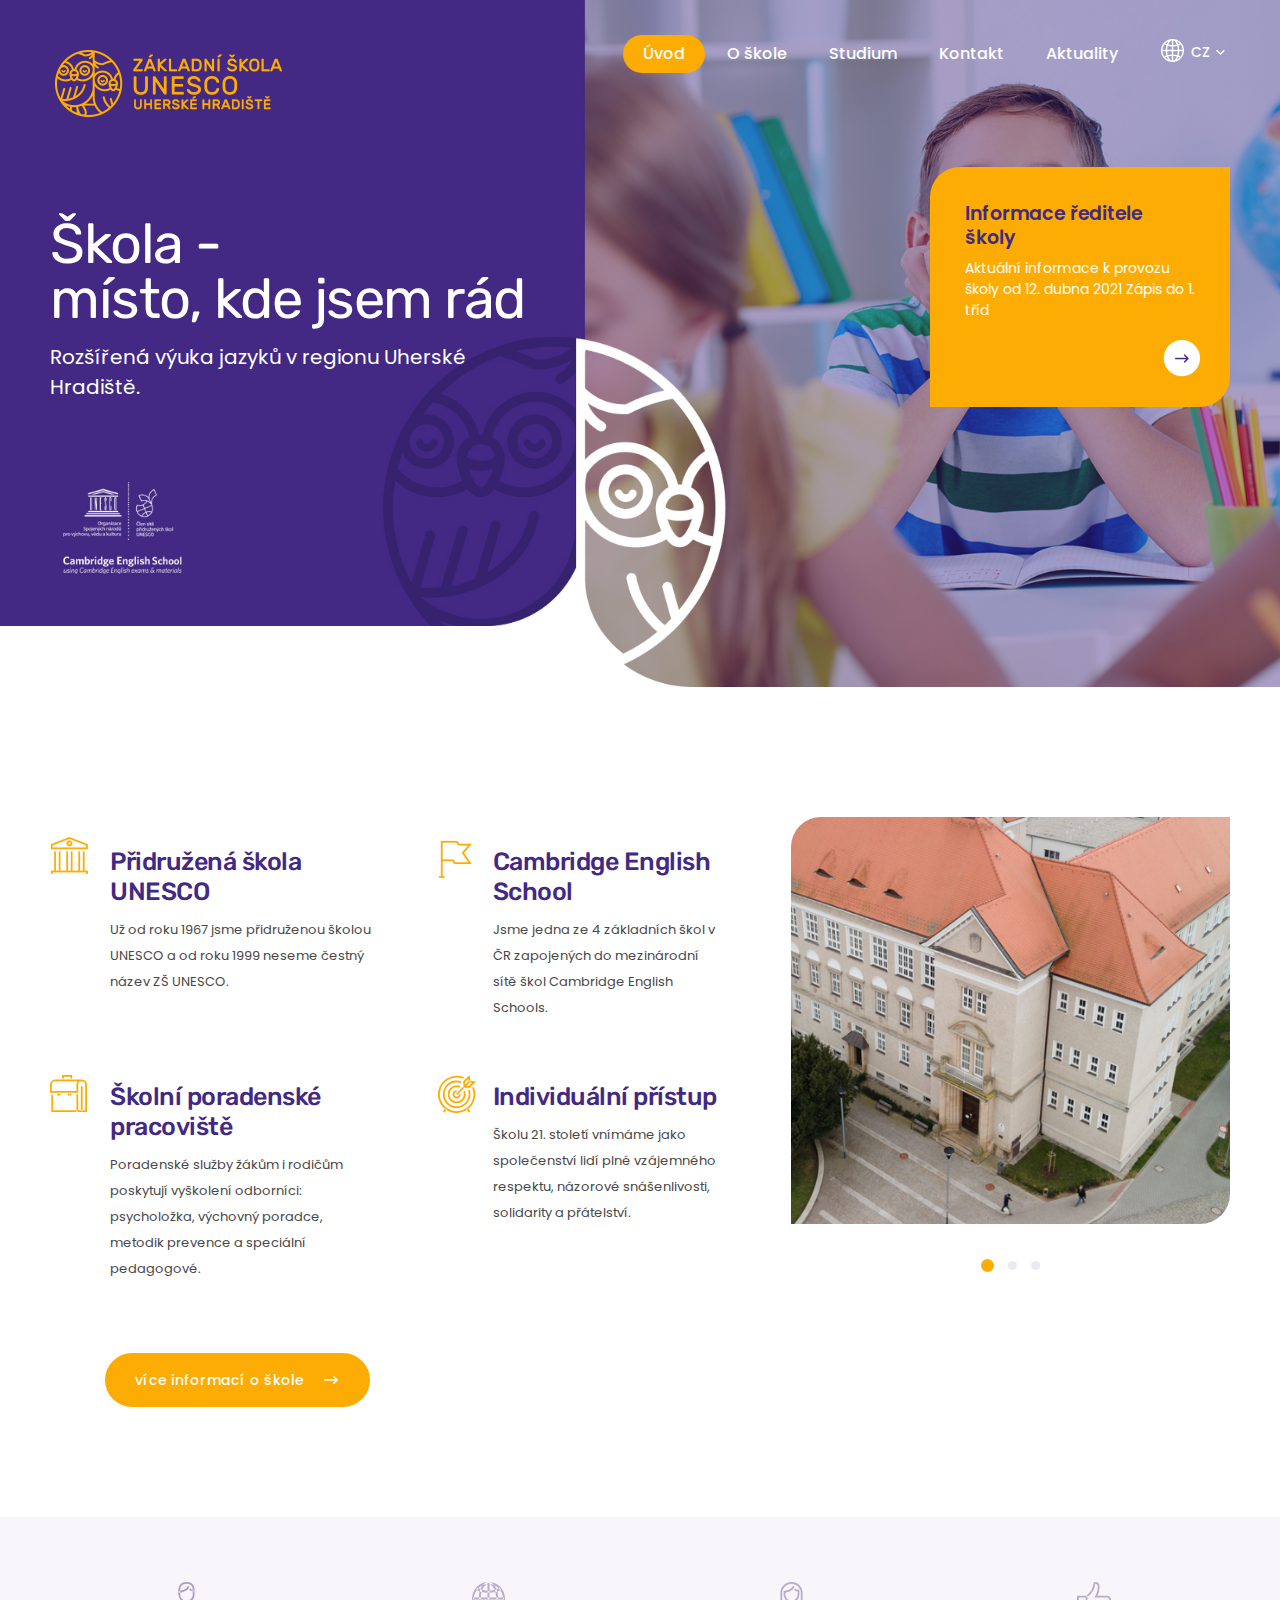
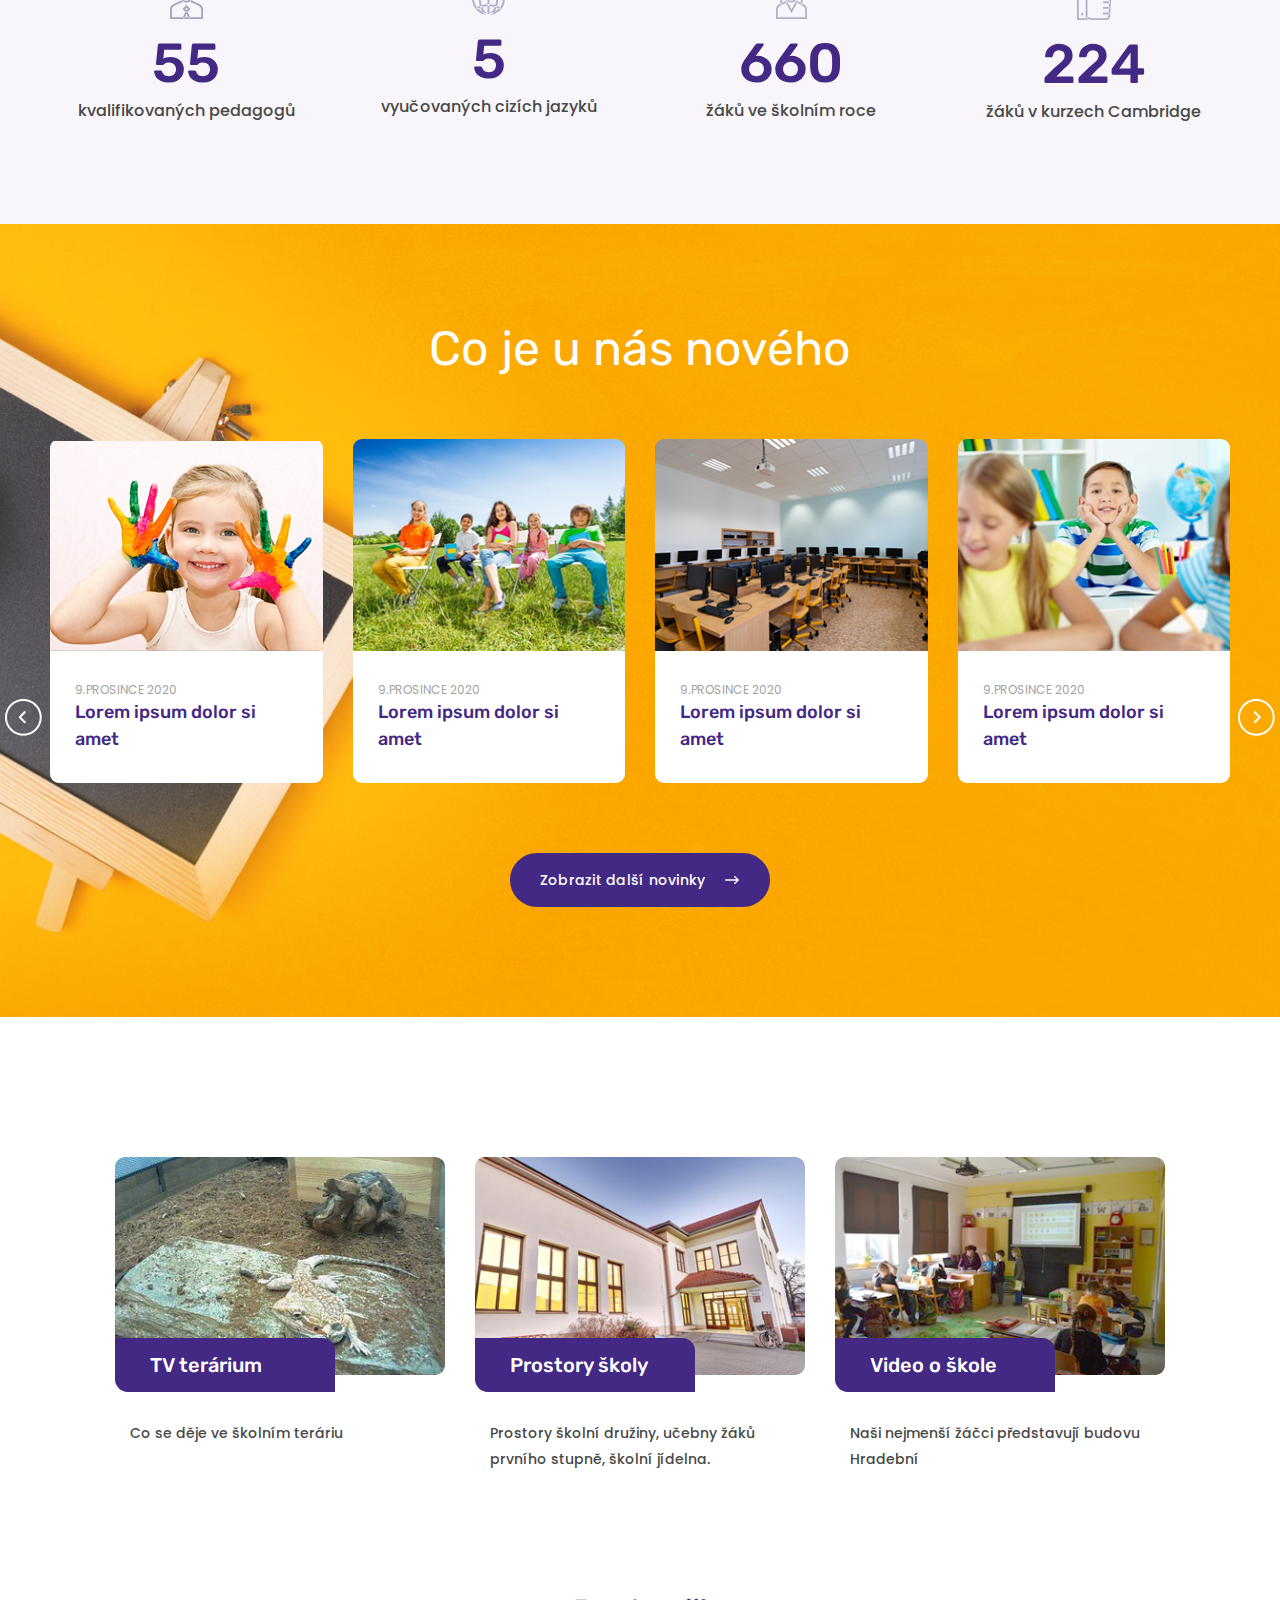
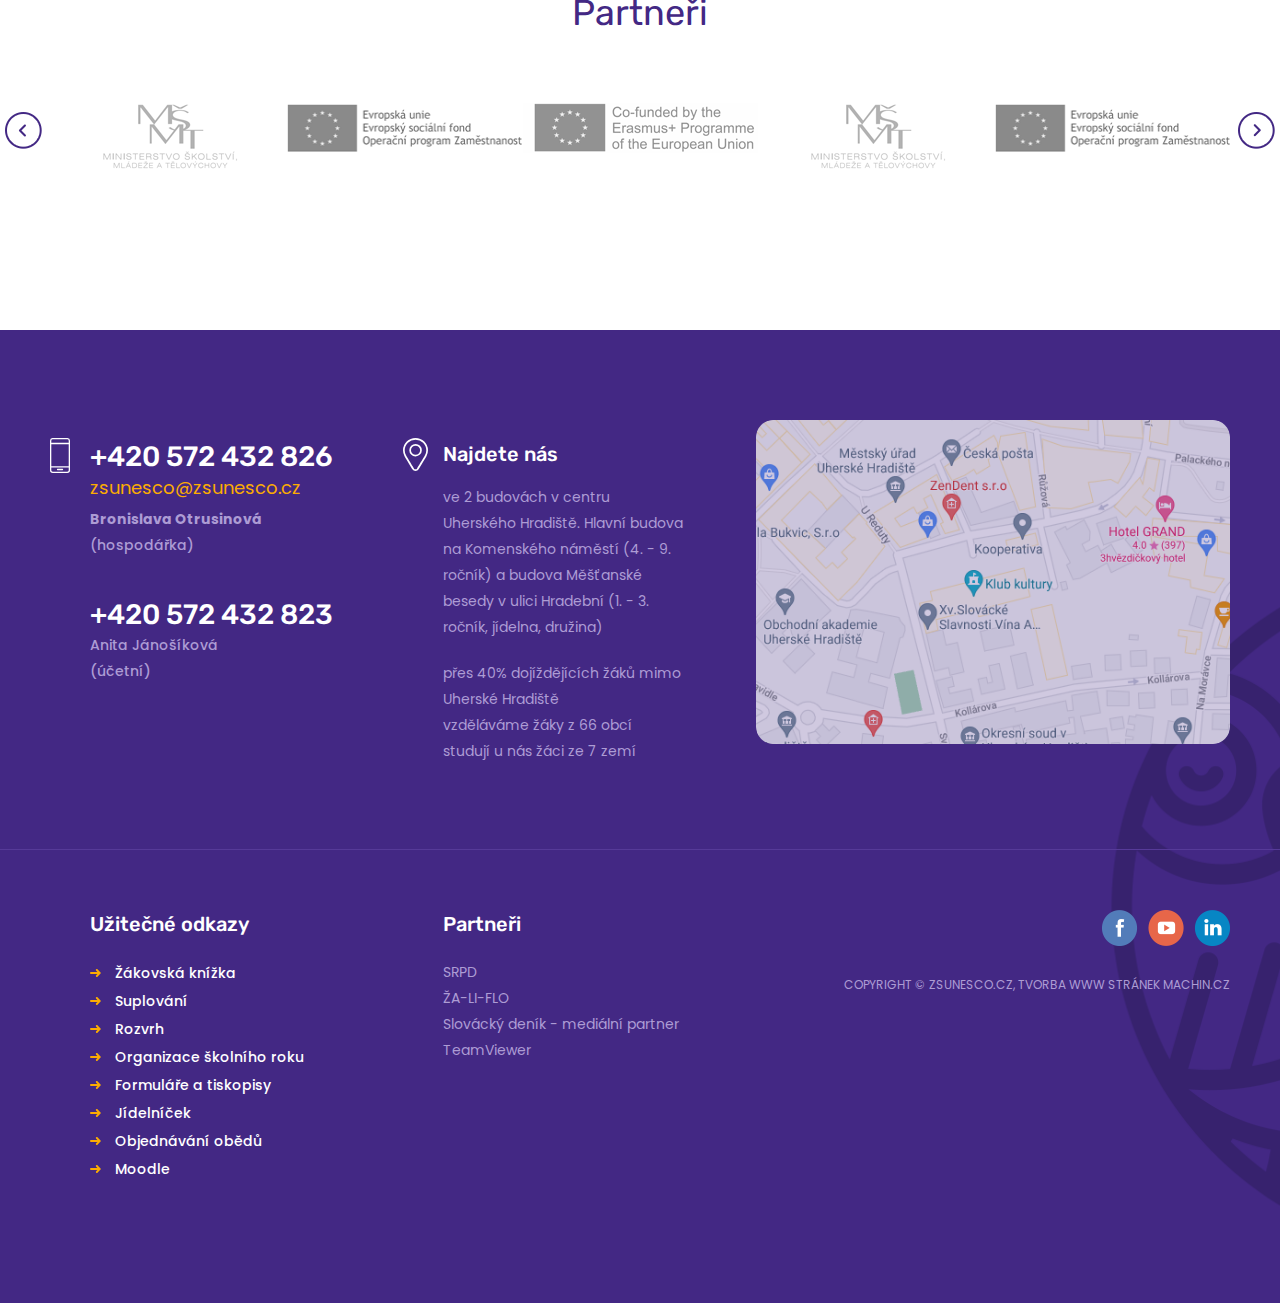
<file: index.html>
<html lang="cs">
<head>
    <meta charset="UTF-8">
    <meta name="viewport" content="width=device-width, initial-scale=1.0">
    <link rel="shortcut icon" href="favicon.ico" type="image/x-icon">
    <link rel="stylesheet" href="css/bootstrap.min.css">
    <link rel="stylesheet" href="css/owl.carousel.min.css">
    <link rel="stylesheet" href="css/owl.theme.default.min.css">
    <link rel="stylesheet" href="css/style.css">
    <title>Základní škola UNSECO - Uherské Hradiště</title>
</head>
<body>
    <div class="header">
        <div class="container-fluid">
            <nav class="navbar navbar-expand-lg navbar-dark">
                <a class="navbar-brand" href="#"><img src="img/logo.svg" alt="logo" class="img-fluid"></a>
                <button class="navbar-toggler" type="button" data-toggle="collapse" data-target="#head-nav" aria-controls="head-nav" aria-expanded="false" aria-label="Toggle navigation">
                    <span class="navbar-toggler-icon"></span>
                </button>
                <div class="collapse navbar-collapse" id="head-nav">
                    <ul class="navbar-nav ml-auto">
                        <li class="nav-item active">
                            <a class="nav-link" href="#">Úvod</a>
                        </li>
                        <li class="nav-item">
                            <a class="nav-link" href="#">O škole</a>
                        </li>
                        <li class="nav-item">
                            <a class="nav-link" href="#">Studium</a>
                        </li>
                        <li class="nav-item">
                            <a class="nav-link" href="#">Kontakt</a>
                        </li>
                        <li class="nav-item">
                            <a class="nav-link" href="#">Aktuality</a>
                        </li>
                        <li class="nav-item d-lg-none">
                            <div class="languages">
                                <div class="dropdown">
                                    <a class="dropdown-toggle" type="button" id="dropdownMenuButton" data-toggle="dropdown" aria-haspopup="true" aria-expanded="false">
                                        cz
                                    </a>
                                    <div class="dropdown-menu" aria-labelledby="dropdownMenuButton">
                                        <a class="dropdown-item" href="#">cz</a>
                                        <a class="dropdown-item" href="#">en</a>
                                        <a class="dropdown-item" href="#">de</a>
                                    </div>
                                </div>
                            </div>
                        </li>
                    </ul>
                </div>
                <div class="languages d-none d-lg-flex">
                    <div class="dropdown">
                        <a class="dropdown-toggle" type="button" id="dropdownMenuButton" data-toggle="dropdown" aria-haspopup="true" aria-expanded="false">
                            cz
                        </a>
                        <div class="dropdown-menu" aria-labelledby="dropdownMenuButton">
                            <a class="dropdown-item" href="#">cz</a>
                            <a class="dropdown-item" href="#">en</a>
                            <a class="dropdown-item" href="#">de</a>
                        </div>
                    </div>
                </div>
            </nav>    
        </div>
    </div>
    <div class="header-homepage">
        <div class="header-content">
            <h1><span>Škola -</span> místo, kde jsem rád</h1>
            <p>Rozšířená výuka jazyků v regionu Uherské Hradiště.</p>
        </div>
        <div class="labels">
            <div class="label">
                <a href="#" class="label-h">Informace ředitele školy</a>
                <p class="label-text">Aktuální informace k provozu školy od 12. dubna 2021 Zápis do 1. tříd </p>
                <a href="#" class="label-btn"><img src="img/arrow-whitegrey.svg" alt="arrow"></a>
            </div>
        </div>
        <img src="img/header.jpg" alt="image" class="header-bg d-none d-lg-block">
    </div>
    <div class="homepage-about">
        <div class="container">
            <div class="row">
                <div class="col-12 col-xl-7">
                    <div class="about-boxes">
                        <div class="row">
                            <div class="col-12 col-md-6">
                                <div class="about-box about-box-unseco">
                                    <p class="about-h">Přidružená škola UNESCO</p>
                                    <p class="about-text">Už od roku 1967 jsme přidruženou školou UNESCO a od roku 1999 neseme čestný název ZŠ UNESCO.</p>
                                </div>
                            </div>
                            <div class="col-12 col-md-6">
                                <div class="about-box about-box-cambridge">
                                    <p class="about-h">Cambridge English School</p>
                                    <p class="about-text">Jsme jedna ze 4 základních škol v ČR zapojených do mezinárodní sítě škol Cambridge English Schools.</p>
                                </div>
                            </div>
                            <div class="col-12 col-md-6">
                                <div class="about-box about-box-pracoviste">
                                    <p class="about-h">Školní poradenské pracoviště</p>
                                    <p class="about-text">Poradenské služby žákům i rodičům poskytují vyškolení odborníci: psycholožka, výchovný poradce, metodik prevence a speciální pedagogové.</p>
                                </div>
                            </div>
                            <div class="col-12 col-md-6">
                                <div class="about-box about-box-pristup">
                                    <p class="about-h">Individuální přístup</p>
                                    <p class="about-text">Školu 21. století vnímáme jako společenství lidí plné vzájemného respektu, názorové snášenlivosti, solidarity a přátelství.</p>
                                </div>
                            </div>
                            <div class="col-12">
                                <div class="more-info-btn">
                                    <a href="#">více informací o škole</a>
                                </div>
                            </div>
                        </div>
                    </div>
                </div>
                <div class="col-12 col-xl-5">
                    <div class="about-slider-box">
                        <div class="owl-carousel owl-home owl-theme about-slider">
                            <div class="item">
                                <img src="img/about.png" alt="slider" class="img-fluid">
                            </div>
                            <div class="item">
                                <img src="img/about.png" alt="slider" class="img-fluid">
                            </div>
                            <div class="item">
                                <img src="img/about.png" alt="slider" class="img-fluid">
                            </div>
                        </div>
                    </div>
                </div>
            </div>
        </div>
    </div>
    <div class="homepage-counters">
        <div class="container">
            <div class="row">
                <div class="col-12 col-md-6 col-lg-3">
                    <div class="counter-box">
                        <img src="img/ico-peda.svg" alt="pedagogové">
                        <p class="counter-number">55</p>
                        <p class="counter-text">kvalifikovaných pedagogů</p>
                    </div>
                </div>
                <div class="col-12 col-md-6 col-lg-3">
                    <div class="counter-box">
                        <img src="img/ico-jazyky.svg" alt="pedagogové">
                        <p class="counter-number">5</p>
                        <p class="counter-text">vyučovaných cizích jazyků</p>
                    </div>
                </div>
                <div class="col-12 col-md-6 col-lg-3">
                    <div class="counter-box">
                        <img src="img/ico-zaci.svg" alt="pedagogové">
                        <p class="counter-number">660</p>
                        <p class="counter-text">žáků ve školním roce</p>
                    </div>
                </div>
                <div class="col-12 col-md-6 col-lg-3">
                    <div class="counter-box">
                        <img src="img/ico-zaci-cam.svg" alt="pedagogové">
                        <p class="counter-number">224</p>
                        <p class="counter-text">žáků v kurzech Cambridge</p>
                    </div>
                </div>
            </div>
        </div>
    </div>
    <div class="homepage-news">
        <div class="container">
            <h2>Co je u nás nového</h2>
            <div class="news-slider-box">
                <div class="owl-carousel owl-home owl-theme news-slider">
                    <div class="item">
                        <div class="news-box">
                            <a href="#"><img src="img/news1.png" alt="news"></a>
                            <div class="news-content">
                                <p class="news-d">9.prosince 2020</p>
                                <a href="#" class="news-h">Lorem ipsum dolor si amet</a>
                            </div>
                        </div>
                    </div>
                    <div class="item">
                        <div class="news-box">
                            <a href="#"><img src="img/news2.png" alt="news"></a>
                            <div class="news-content">
                                <p class="news-d">9.prosince 2020</p>
                                <a href="#" class="news-h">Lorem ipsum dolor si amet</a>
                            </div>
                        </div>
                    </div>
                    <div class="item">
                        <div class="news-box">
                            <a href="#"><img src="img/news3.png" alt="news"></a>
                            <div class="news-content">
                                <p class="news-d">9.prosince 2020</p>
                                <a href="#" class="news-h">Lorem ipsum dolor si amet</a>
                            </div>
                        </div>
                    </div>
                    <div class="item">
                        <div class="news-box">
                            <a href="#"><img src="img/news4.png" alt="news"></a>
                            <div class="news-content">
                                <p class="news-d">9.prosince 2020</p>
                                <a href="#" class="news-h">Lorem ipsum dolor si amet</a>
                            </div>
                        </div>
                    </div>
                </div>
            </div>
            
            <div class="more-news-btn">
                <a href="#">Zobrazit další novinky</a>
            </div>
        </div>
    </div>
    <div class="homepage-boxes">
        <div class="container">
            <div class="boxes-row">
                <div class="row">
                    <div class="col-12 col-md-6 col-lg-4">
                        <a href="#" class="box">
                            <img src="img/box1.png" alt="box" class="box-img img-fluid">
                            <span class="box-text">TV terárium</span>
                        </a>
                        <p class="box-desc">Co se děje ve školním teráriu</p>
                    </div>
                    <div class="col-12 col-md-6 col-lg-4">
                        <a href="#" class="box">
                            <img src="img/box2.png" alt="box" class="box-img img-fluid">
                            <span class="box-text">Prostory školy</span>
                        </a>
                        <p class="box-desc">Prostory školní družiny, učebny žáků prvního stupně, školní jídelna.</p>
                    </div>
                    <div class="col-12 col-md-6 col-lg-4">
                        <a href="#" class="box">
                            <img src="img/box3.png" alt="box" class="box-img img-fluid">
                            <span class="box-text">Video o škole</span>
                        </a>
                        <p class="box-desc">Naši nejmenší žáčci představují budovu Hradební</p>
                    </div>
                </div>
            </div>
        </div>
    </div>
    <div class="homepage-partners">
        <div class="container">
            <h2>Partneři</h2>
            <div class="partners-slider-box">
                <div class="owl-carousel owl-home owl-theme partners-slider">
                    <div class="item">
                        <img src="img/partner1.png" alt="slider" class="img-fluid">
                    </div>
                    <div class="item">
                        <img src="img/partner2.png" alt="slider" class="img-fluid">
                    </div>
                    <div class="item">
                        <img src="img/partner3.png" alt="slider" class="img-fluid">
                    </div>
                </div>
            </div>
        </div>
    </div>
    <div class="footer">
        <div class="footer-first-row">
            <div class="container">
                <div class="row">
                    <div class="col-12 col-xl-7">
                        <div class="row">
                            <div class="col-12 col-md-6">
                                <div class="phone">
                                    <div>
                                        <h3>+420 572 432 826</h3>
                                        <a href="mailto:#">zsunesco@zsunesco.cz</a>
                                        <p><b>Bronislava Otrusinová</b></p>
                                        <p>(hospodářka)</p>
                                    </div>
                                    <div>
                                        <h3>+420 572 432 823</h3>
                                        <p>Anita Jánošíková</p>
                                        <p>(účetní)</p>
                                    </div>
                                </div>
                            </div>
                            <div class="col-12 col-md-6">
                                <div class="find-us">
                                    <h3>Najdete nás</h3>
                                    <p>ve 2 budovách v centru Uherského Hradiště. Hlavní budova na Komenského náměstí (4. - 9. ročník) a budova Měšťanské besedy v ulici Hradební (1. - 3. ročník, jídelna, družina)</p>
                                    <p>
                                        <span class="d-block">přes 40% dojíždějících žáků mimo Uherské Hradiště</span>
                                        <span class="d-block">vzděláváme žáky z 66 obcí</span>
                                        <span class="d-block">studují u nás žáci ze 7 zemí</span>
                                    </p>
                                </div>
                            </div>
                        </div>
                    </div>
                    <div class="col-12 col-xl-5">
                        <div class="map">
                            <img src="img/map.png" alt="mapa" class="img-fluid">
                        </div>
                    </div>
                </div>
            </div>
        </div>
        <div class="footer-second-row">
            <div class="container">
                <div class="row">
                    <div class="col-12 col-xl-7">
                        <div class="row">
                            <div class="col-12 col-md-6">
                                <div class="footer-menu">
                                    <h3>Užitečné odkazy</h3>
                                    <ul>
                                        <li>
                                            <a href="#">Žákovská knížka</a>
                                        </li>
                                        <li>
                                            <a href="#">Suplování</a>
                                        </li>
                                        <li>
                                            <a href="#">Rozvrh</a>
                                        </li>
                                        <li>
                                            <a href="#">Organizace školního roku</a>
                                        </li>
                                        <li>
                                            <a href="#">Formuláře a tiskopisy</a>
                                        </li>
                                        <li>
                                            <a href="#">Jídelníček</a>
                                        </li>
                                        <li>
                                            <a href="#">Objednávání obědů</a>
                                        </li>
                                        <li>
                                            <a href="#">Moodle</a>
                                        </li>
                                    </ul>
                                </div>
                            </div>
                            <div class="col-12 col-md-6">
                                <div class="partners">
                                    <h3>Partneři</h3>
                                    <ul>
                                        <li>
                                            <a href="#">SRPD</a>
                                        </li>
                                        <li>
                                            <a href="#">ŽA-LI-FLO</a>
                                        </li>
                                        <li>
                                            <a href="#">Slovácký deník - mediální partner</a>
                                        </li>
                                        <li>
                                            <a href="#">TeamViewer</a>
                                        </li>
                                    </ul>
                                </div>
                            </div>
                        </div>
                    </div>
                    <div class="col-12 col-xl-5">
                        <div class="socials">
                            <ul>
                                <li>
                                    <a href="#"><img src="img/fb.svg" alt="fb"></a>
                                </li>
                                <li>
                                    <a href="#"><img src="img/yt.svg" alt="yt"></a>
                                </li>
                                <li>
                                    <a href="#"><img src="img/in.svg" alt="in"></a>
                                </li>
                            </ul>
                        </div>
                        <p class="copyright">Copyright © zsunesco.cz, Tvorba www stránek <a href="www.machin.cz">MACHIN.cz</a></p>
                    </div>
                </div>
            </div>
        </div>
    </div>
    <script src="js/jquery-3.5.1.slim.min.js"></script>
    <script src="js/popper.min.js"></script>
    <script src="js/bootstrap.min.js"></script>
    <script src="js/owl.carousel.min.js"></script>
    <script src="js/javascript.js"></script>
</body>
</html>
</file>
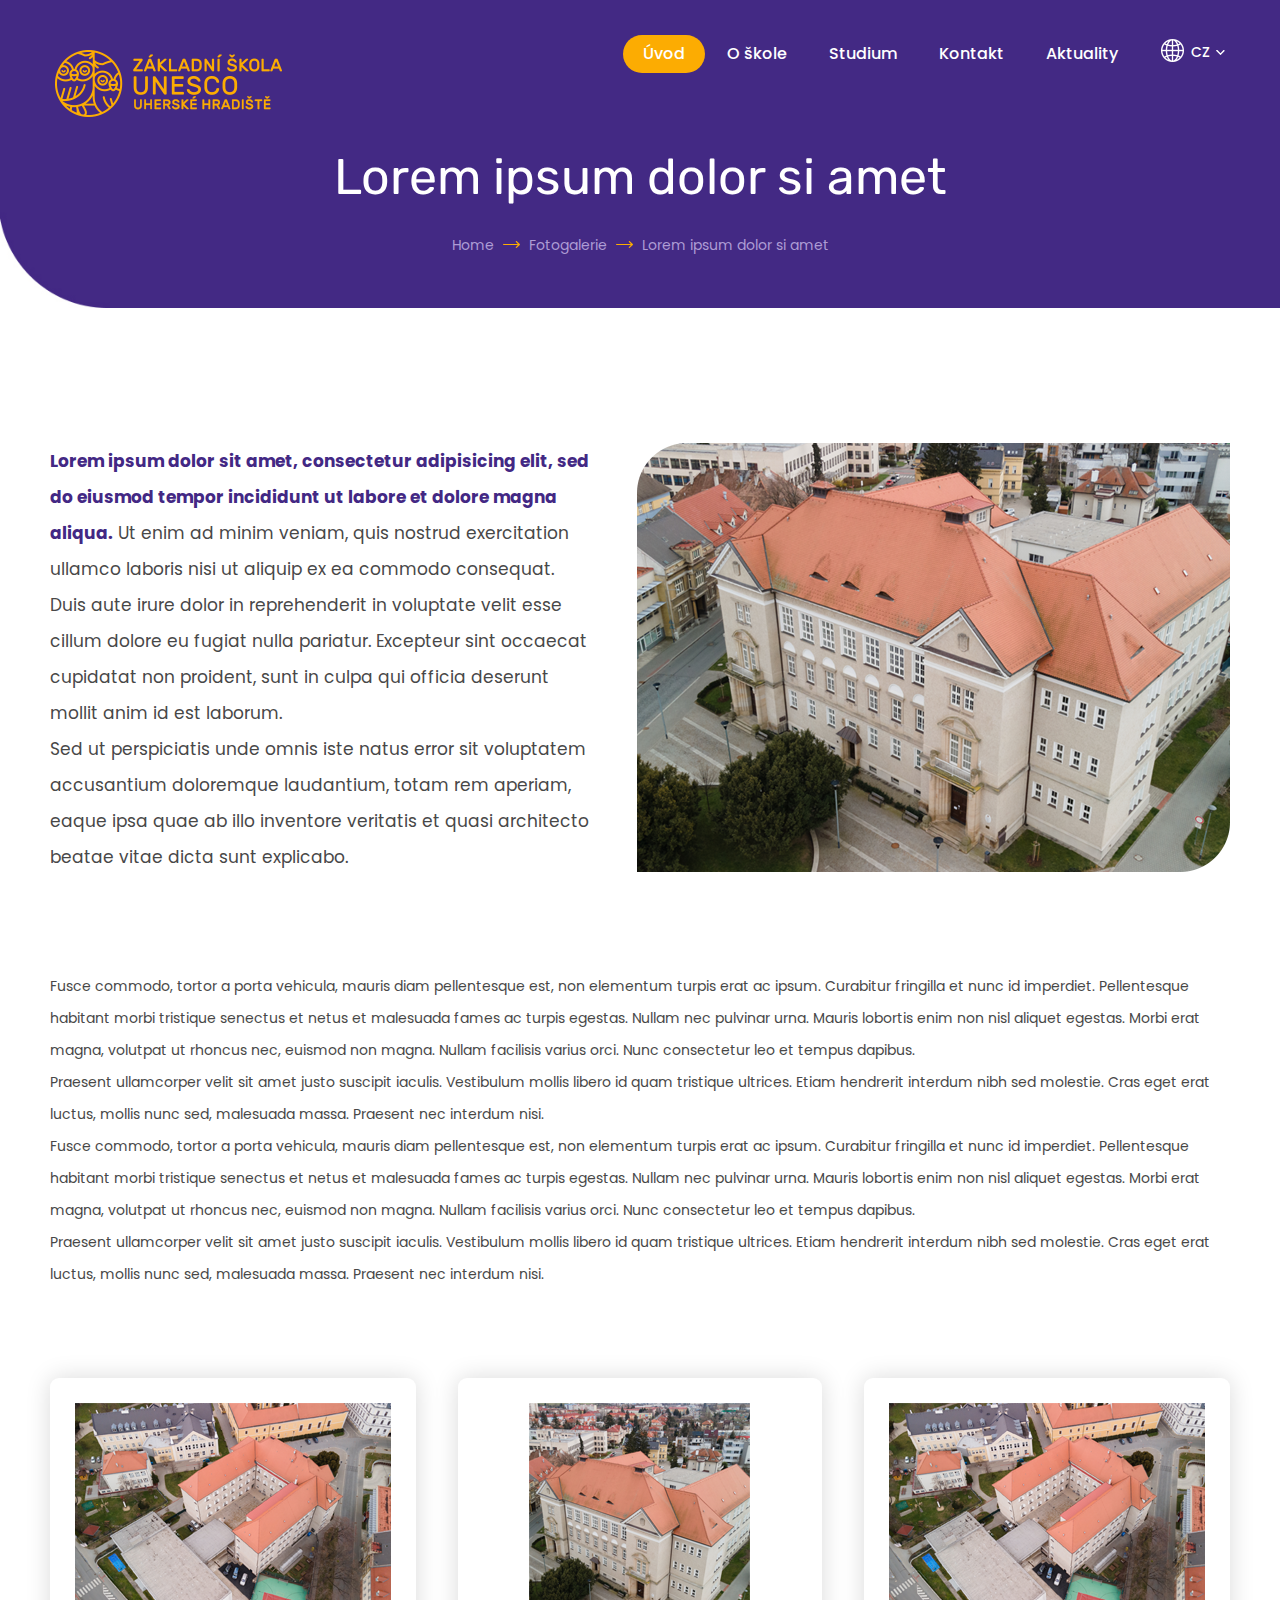
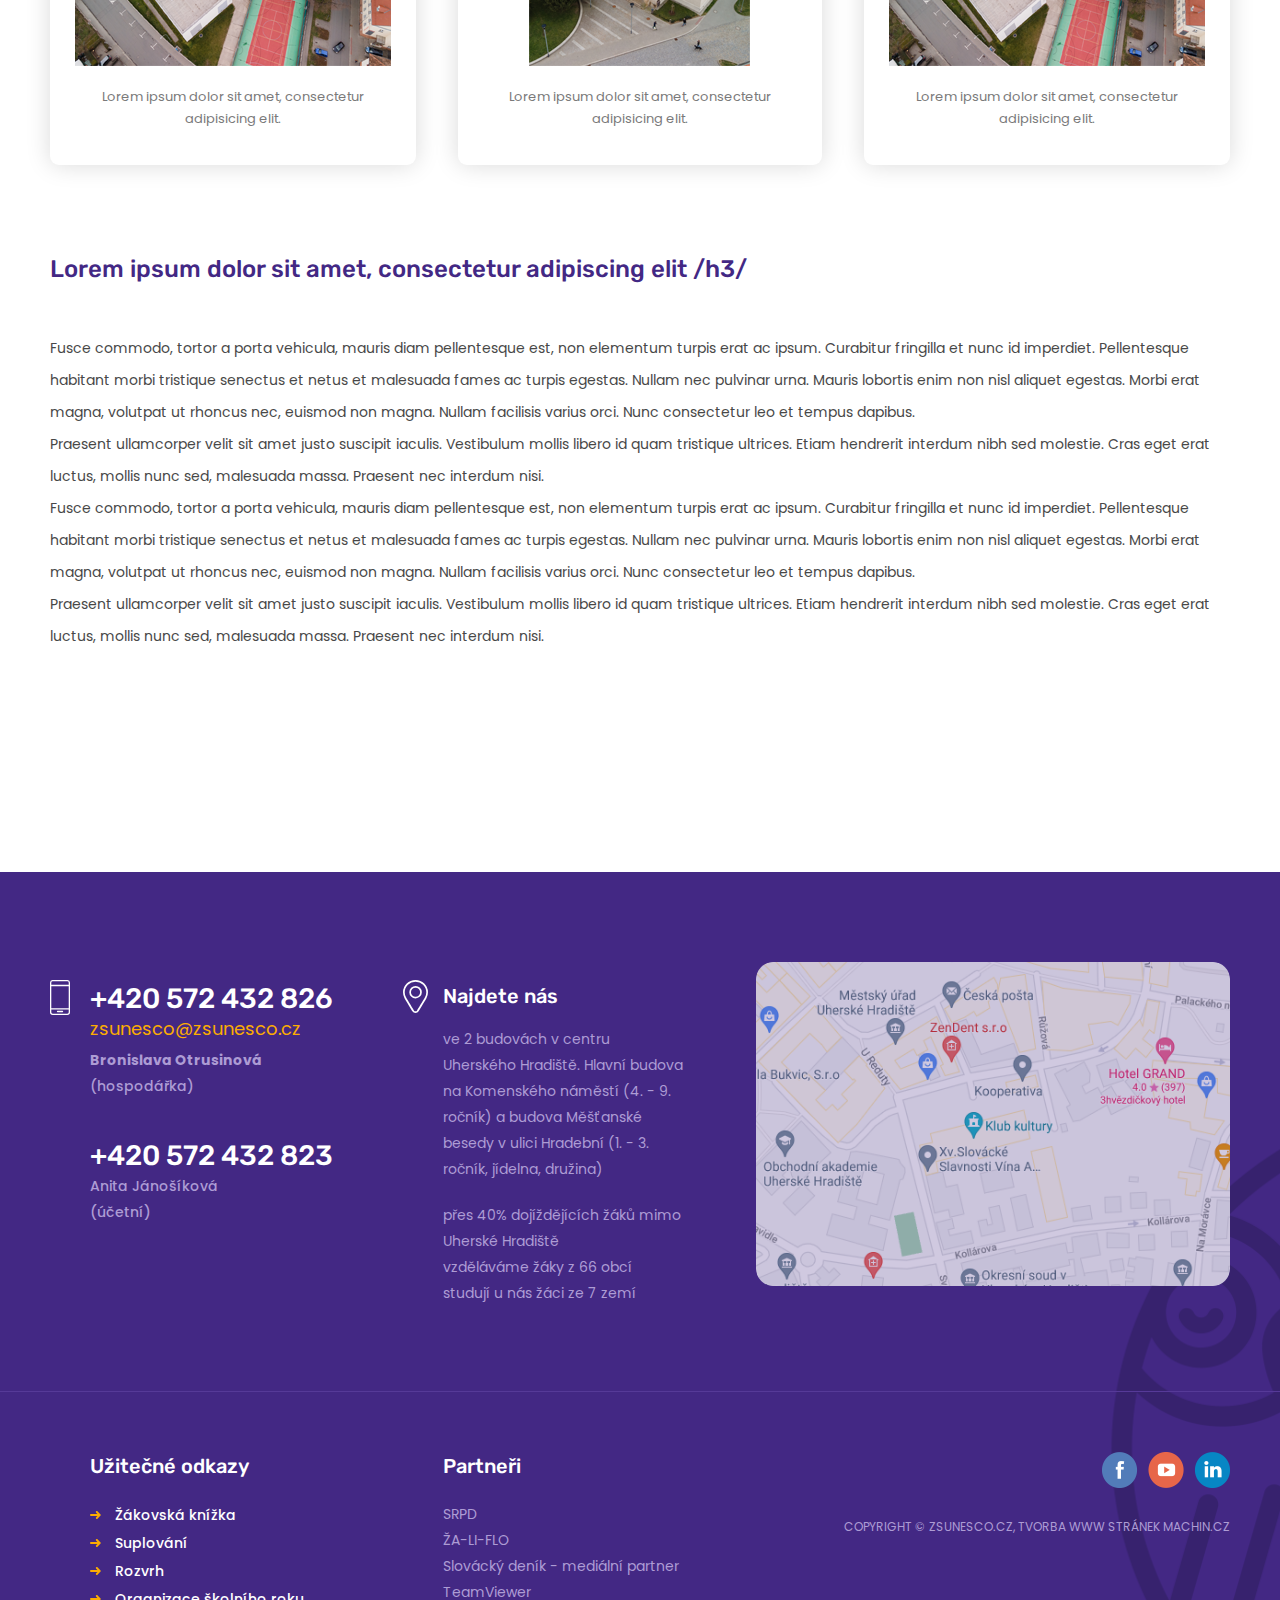
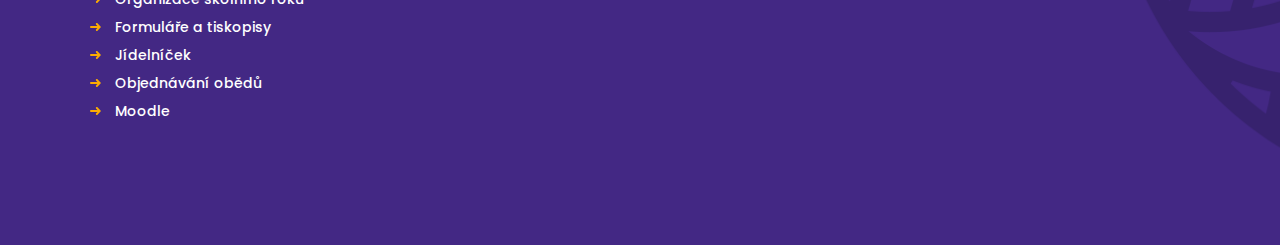
<file: aktuality-detail.html>
<html lang="cs">
<head>
    <meta charset="UTF-8">
    <meta name="viewport" content="width=device-width, initial-scale=1.0">
    <link rel="shortcut icon" href="favicon.ico" type="image/x-icon">
    <link rel="stylesheet" href="css/bootstrap.min.css">
    <link rel="stylesheet" href="css/owl.carousel.min.css">
    <link rel="stylesheet" href="css/owl.theme.default.min.css">
    <link rel="stylesheet" href="css/style.css">
    <title>Základní škola UNSECO - Uherské Hradiště</title>
</head>
<body>
    <div class="header header-sub">
        <div class="container-fluid">
            <nav class="navbar navbar-expand-lg navbar-dark">
                <a class="navbar-brand" href="#"><img src="img/logo.svg" alt="logo" class="img-fluid"></a>
                <button class="navbar-toggler" type="button" data-toggle="collapse" data-target="#head-nav" aria-controls="head-nav" aria-expanded="false" aria-label="Toggle navigation">
                    <span class="navbar-toggler-icon"></span>
                </button>
                <div class="collapse navbar-collapse" id="head-nav">
                    <ul class="navbar-nav ml-auto">
                        <li class="nav-item active">
                            <a class="nav-link" href="#">Úvod</a>
                        </li>
                        <li class="nav-item">
                            <a class="nav-link" href="#">O škole</a>
                        </li>
                        <li class="nav-item">
                            <a class="nav-link" href="#">Studium</a>
                        </li>
                        <li class="nav-item">
                            <a class="nav-link" href="#">Kontakt</a>
                        </li>
                        <li class="nav-item">
                            <a class="nav-link" href="#">Aktuality</a>
                        </li>
                        <li class="nav-item d-lg-none">
                            <div class="languages">
                                <div class="dropdown">
                                    <a class="dropdown-toggle" type="button" id="dropdownMenuButton" data-toggle="dropdown" aria-haspopup="true" aria-expanded="false">
                                        cz
                                    </a>
                                    <div class="dropdown-menu" aria-labelledby="dropdownMenuButton">
                                        <a class="dropdown-item" href="#">cz</a>
                                        <a class="dropdown-item" href="#">en</a>
                                        <a class="dropdown-item" href="#">de</a>
                                    </div>
                                </div>
                            </div>
                        </li>
                    </ul>
                </div>
                <div class="languages d-none d-lg-flex">
                    <div class="dropdown">
                        <a class="dropdown-toggle" type="button" id="dropdownMenuButton" data-toggle="dropdown" aria-haspopup="true" aria-expanded="false">
                            cz
                        </a>
                        <div class="dropdown-menu" aria-labelledby="dropdownMenuButton">
                            <a class="dropdown-item" href="#">cz</a>
                            <a class="dropdown-item" href="#">en</a>
                            <a class="dropdown-item" href="#">de</a>
                        </div>
                    </div>
                </div>
            </nav>   
            <div class="header-heading">
                <h1>Lorem ipsum dolor si amet</h1>
                <div class="bread">
                    <ul>
                        <li>
                            <a href="#">Home</a>
                        </li>
                        <li>
                            <a href="#">Fotogalerie</a>
                        </li>
                        <li>
                            <a href="#">Lorem ipsum dolor si amet</a>
                        </li>
                    </ul>
                </div>
            </div> 
        </div>
    </div>
    <div class="subpage">
        <div class="container">
            <div class="content-main pb-5">
                <div class="row">
                    <div class="col-12 col-lg-6">
                        <p class="maintext"><b>Lorem ipsum dolor sit amet, consectetur adipisicing elit, sed do eiusmod tempor incididunt ut labore et dolore magna aliqua.</b> Ut enim ad minim veniam, quis nostrud exercitation ullamco laboris nisi ut aliquip ex ea commodo consequat. Duis aute irure dolor in reprehenderit in voluptate velit esse cillum dolore eu fugiat nulla pariatur. Excepteur sint occaecat cupidatat non proident, sunt in culpa qui officia deserunt mollit anim id est laborum.<br>Sed ut perspiciatis unde omnis iste natus error sit voluptatem accusantium doloremque laudantium, totam rem aperiam, eaque ipsa quae ab illo inventore veritatis et quasi architecto beatae vitae dicta sunt explicabo. </p>
                    </div>
                    <div class="col-12 col-lg-6">
                        <div class="mainimg">
                            <img src="img/subpage.png" alt="subpage" class="img-fluid">
                        </div>
                    </div>
                </div>
            </div>
            <p>
                Fusce commodo, tortor a porta vehicula, mauris diam pellentesque est, non elementum turpis erat ac ipsum. Curabitur fringilla et nunc id imperdiet. Pellentesque habitant morbi tristique senectus et netus et malesuada fames ac turpis egestas. Nullam nec pulvinar urna. Mauris lobortis enim non nisl aliquet egestas. Morbi erat magna, volutpat ut rhoncus nec, euismod non magna. Nullam facilisis varius orci. Nunc consectetur leo et tempus dapibus. <br>
                Praesent ullamcorper velit sit amet justo suscipit iaculis. Vestibulum mollis libero id quam tristique ultrices. Etiam hendrerit interdum nibh sed molestie. Cras eget erat luctus, mollis nunc sed, malesuada massa. Praesent nec interdum nisi.<br>
                Fusce commodo, tortor a porta vehicula, mauris diam pellentesque est, non elementum turpis erat ac ipsum. Curabitur fringilla et nunc id imperdiet. Pellentesque habitant morbi tristique senectus et netus et malesuada fames ac turpis egestas. Nullam nec pulvinar urna. Mauris lobortis enim non nisl aliquet egestas. Morbi erat magna, volutpat ut rhoncus nec, euismod non magna. Nullam facilisis varius orci. Nunc consectetur leo et tempus dapibus.<br> 
                Praesent ullamcorper velit sit amet justo suscipit iaculis. Vestibulum mollis libero id quam tristique ultrices. Etiam hendrerit interdum nibh sed molestie. Cras eget erat luctus, mollis nunc sed, malesuada massa. Praesent nec interdum nisi.
            </p>
            <div class="row gallery-row pt-5">
                <div class="col-12 col-md-6 col-lg-4 gallery-col">
                    <div class="gallery-box">
                        <a href="#">
                            <img src="img/galerie1.png" alt="galerie" class="img-fluid">
                        </a>
                        <p>Lorem ipsum dolor sit amet, consectetur adipisicing elit.</p>
                    </div>
                </div>
                <div class="col-12 col-md-6 col-lg-4 gallery-col">
                    <div class="gallery-box">
                        <a href="#">
                            <img src="img/galerie2.png" alt="galerie" class="img-fluid">
                        </a>
                        <p>Lorem ipsum dolor sit amet, consectetur adipisicing elit.</p>
                    </div>
                </div>
                <div class="col-12 col-md-6 col-lg-4 gallery-col">
                    <div class="gallery-box">
                        <a href="#">
                            <img src="img/galerie3.png" alt="galerie" class="img-fluid">
                        </a>
                        <p>Lorem ipsum dolor sit amet, consectetur adipisicing elit.</p>
                    </div>
                </div>
            </div>
            <h3>Lorem ipsum dolor sit amet, consectetur adipiscing elit /h3/</h3>
            <p>
                Fusce commodo, tortor a porta vehicula, mauris diam pellentesque est, non elementum turpis erat ac ipsum. Curabitur fringilla et nunc id imperdiet. Pellentesque habitant morbi tristique senectus et netus et malesuada fames ac turpis egestas. Nullam nec pulvinar urna. Mauris lobortis enim non nisl aliquet egestas. Morbi erat magna, volutpat ut rhoncus nec, euismod non magna. Nullam facilisis varius orci. Nunc consectetur leo et tempus dapibus. <br>
                Praesent ullamcorper velit sit amet justo suscipit iaculis. Vestibulum mollis libero id quam tristique ultrices. Etiam hendrerit interdum nibh sed molestie. Cras eget erat luctus, mollis nunc sed, malesuada massa. Praesent nec interdum nisi.<br>
                Fusce commodo, tortor a porta vehicula, mauris diam pellentesque est, non elementum turpis erat ac ipsum. Curabitur fringilla et nunc id imperdiet. Pellentesque habitant morbi tristique senectus et netus et malesuada fames ac turpis egestas. Nullam nec pulvinar urna. Mauris lobortis enim non nisl aliquet egestas. Morbi erat magna, volutpat ut rhoncus nec, euismod non magna. Nullam facilisis varius orci. Nunc consectetur leo et tempus dapibus.<br> 
                Praesent ullamcorper velit sit amet justo suscipit iaculis. Vestibulum mollis libero id quam tristique ultrices. Etiam hendrerit interdum nibh sed molestie. Cras eget erat luctus, mollis nunc sed, malesuada massa. Praesent nec interdum nisi.
            </p>
        </div>
    </div>
    <div class="footer">
        <div class="footer-first-row">
            <div class="container">
                <div class="row">
                    <div class="col-12 col-xl-7">
                        <div class="row">
                            <div class="col-12 col-md-6">
                                <div class="phone">
                                    <div>
                                        <h3>+420 572 432 826</h3>
                                        <a href="mailto:#">zsunesco@zsunesco.cz</a>
                                        <p><b>Bronislava Otrusinová</b></p>
                                        <p>(hospodářka)</p>
                                    </div>
                                    <div>
                                        <h3>+420 572 432 823</h3>
                                        <p>Anita Jánošíková</p>
                                        <p>(účetní)</p>
                                    </div>
                                </div>
                            </div>
                            <div class="col-12 col-md-6">
                                <div class="find-us">
                                    <h3>Najdete nás</h3>
                                    <p>ve 2 budovách v centru Uherského Hradiště. Hlavní budova na Komenského náměstí (4. - 9. ročník) a budova Měšťanské besedy v ulici Hradební (1. - 3. ročník, jídelna, družina)</p>
                                    <p>
                                        <span class="d-block">přes 40% dojíždějících žáků mimo Uherské Hradiště</span>
                                        <span class="d-block">vzděláváme žáky z 66 obcí</span>
                                        <span class="d-block">studují u nás žáci ze 7 zemí</span>
                                    </p>
                                </div>
                            </div>
                        </div>
                    </div>
                    <div class="col-12 col-xl-5">
                        <div class="map">
                            <img src="img/map.png" alt="mapa" class="img-fluid">
                        </div>
                    </div>
                </div>
            </div>
        </div>
        <div class="footer-second-row">
            <div class="container">
                <div class="row">
                    <div class="col-12 col-xl-7">
                        <div class="row">
                            <div class="col-12 col-md-6">
                                <div class="footer-menu">
                                    <h3>Užitečné odkazy</h3>
                                    <ul>
                                        <li>
                                            <a href="#">Žákovská knížka</a>
                                        </li>
                                        <li>
                                            <a href="#">Suplování</a>
                                        </li>
                                        <li>
                                            <a href="#">Rozvrh</a>
                                        </li>
                                        <li>
                                            <a href="#">Organizace školního roku</a>
                                        </li>
                                        <li>
                                            <a href="#">Formuláře a tiskopisy</a>
                                        </li>
                                        <li>
                                            <a href="#">Jídelníček</a>
                                        </li>
                                        <li>
                                            <a href="#">Objednávání obědů</a>
                                        </li>
                                        <li>
                                            <a href="#">Moodle</a>
                                        </li>
                                    </ul>
                                </div>
                            </div>
                            <div class="col-12 col-md-6">
                                <div class="partners">
                                    <h3>Partneři</h3>
                                    <ul>
                                        <li>
                                            <a href="#">SRPD</a>
                                        </li>
                                        <li>
                                            <a href="#">ŽA-LI-FLO</a>
                                        </li>
                                        <li>
                                            <a href="#">Slovácký deník - mediální partner</a>
                                        </li>
                                        <li>
                                            <a href="#">TeamViewer</a>
                                        </li>
                                    </ul>
                                </div>
                            </div>
                        </div>
                    </div>
                    <div class="col-12 col-xl-5">
                        <div class="socials">
                            <ul>
                                <li>
                                    <a href="#"><img src="img/fb.svg" alt="fb"></a>
                                </li>
                                <li>
                                    <a href="#"><img src="img/yt.svg" alt="yt"></a>
                                </li>
                                <li>
                                    <a href="#"><img src="img/in.svg" alt="in"></a>
                                </li>
                            </ul>
                        </div>
                        <p class="copyright">Copyright © zsunesco.cz, Tvorba www stránek <a href="www.machin.cz">MACHIN.cz</a></p>
                    </div>
                </div>
            </div>
        </div>
    </div>
    <script src="js/jquery-3.5.1.slim.min.js"></script>
    <script src="js/popper.min.js"></script>
    <script src="js/bootstrap.min.js"></script>
    <script src="js/owl.carousel.min.js"></script>
    <script src="js/javascript.js"></script>
</body>
</html>
</file>
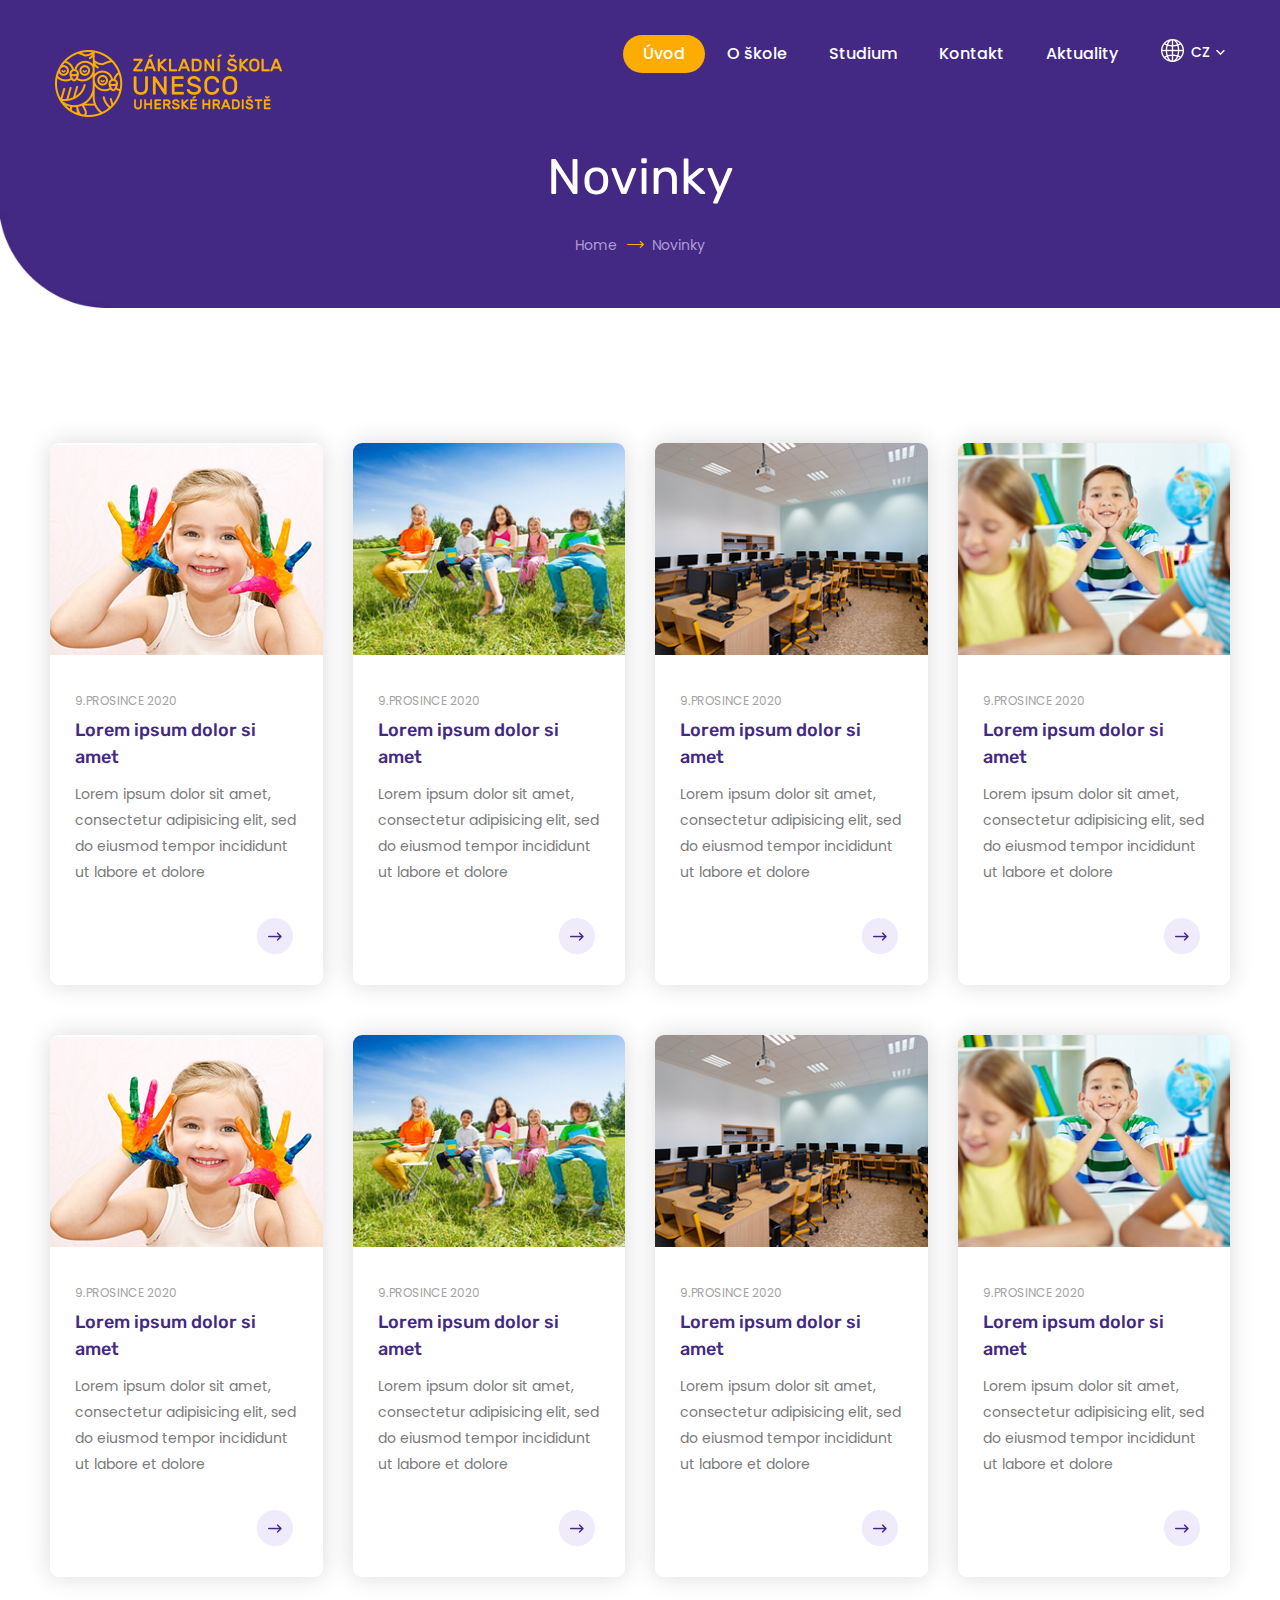
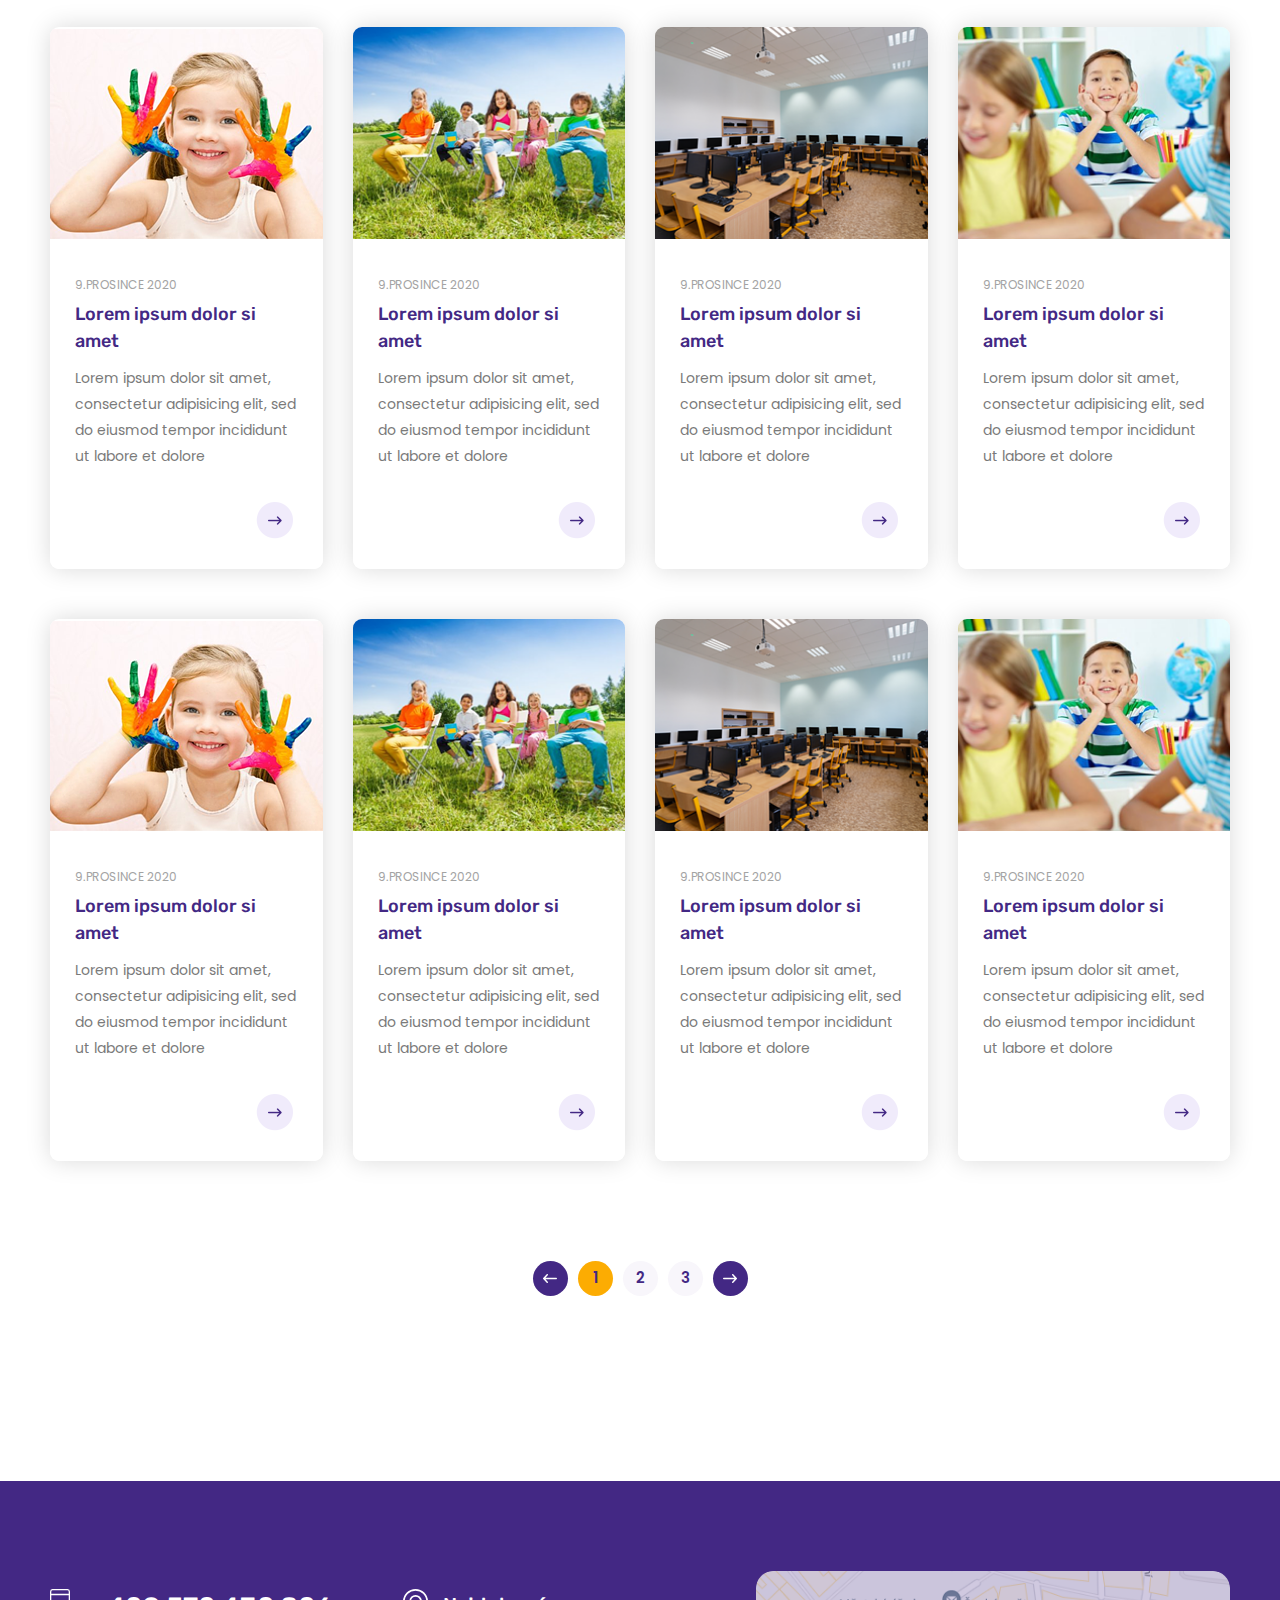
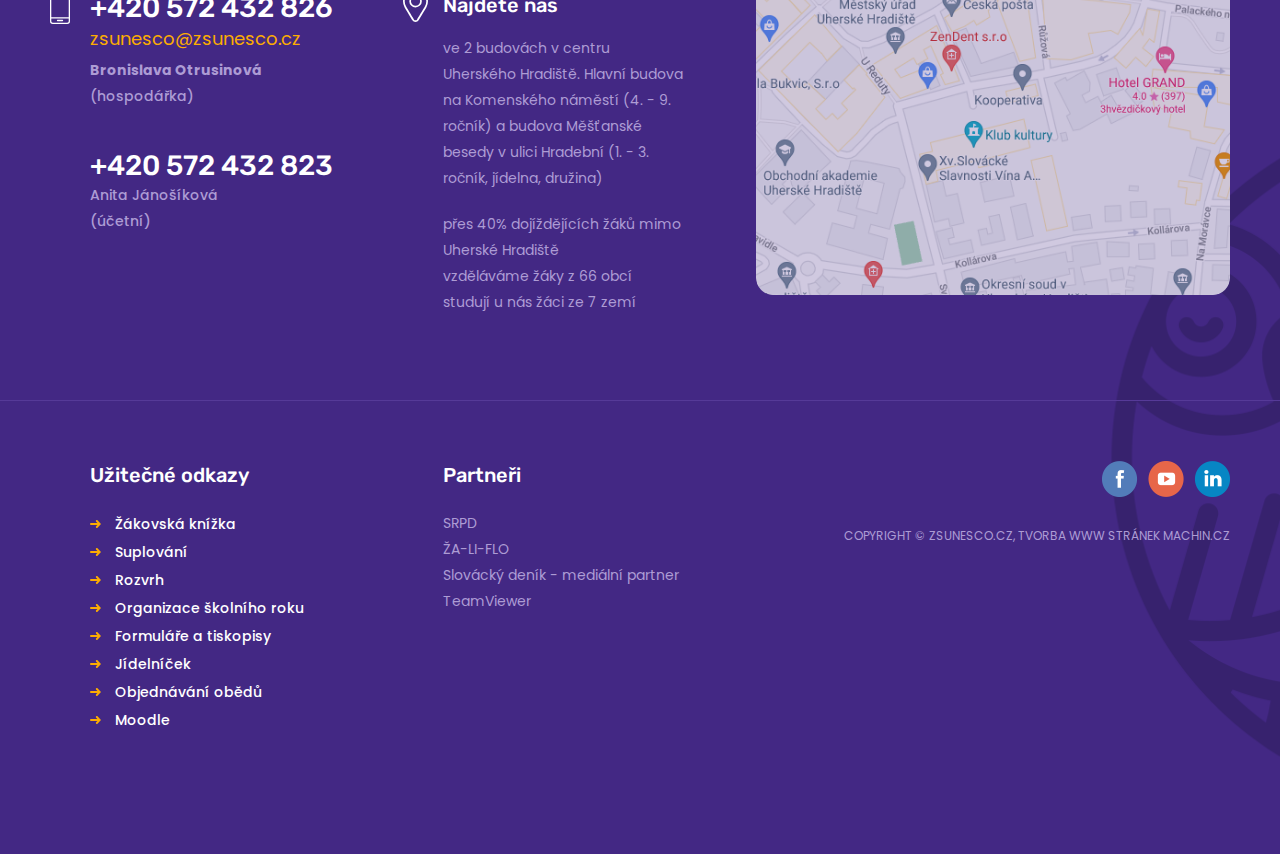
<file: aktuality.html>
<html lang="cs">
<head>
    <meta charset="UTF-8">
    <meta name="viewport" content="width=device-width, initial-scale=1.0">
    <link rel="shortcut icon" href="favicon.ico" type="image/x-icon">
    <link rel="stylesheet" href="css/bootstrap.min.css">
    <link rel="stylesheet" href="css/owl.carousel.min.css">
    <link rel="stylesheet" href="css/owl.theme.default.min.css">
    <link rel="stylesheet" href="css/style.css">
    <title>Základní škola UNSECO - Uherské Hradiště</title>
</head>
<body>
    <div class="header header-sub">
        <div class="container-fluid">
            <nav class="navbar navbar-expand-lg navbar-dark">
                <a class="navbar-brand" href="#"><img src="img/logo.svg" alt="logo" class="img-fluid"></a>
                <button class="navbar-toggler" type="button" data-toggle="collapse" data-target="#head-nav" aria-controls="head-nav" aria-expanded="false" aria-label="Toggle navigation">
                    <span class="navbar-toggler-icon"></span>
                </button>
                <div class="collapse navbar-collapse" id="head-nav">
                    <ul class="navbar-nav ml-auto">
                        <li class="nav-item active">
                            <a class="nav-link" href="#">Úvod</a>
                        </li>
                        <li class="nav-item">
                            <a class="nav-link" href="#">O škole</a>
                        </li>
                        <li class="nav-item">
                            <a class="nav-link" href="#">Studium</a>
                        </li>
                        <li class="nav-item">
                            <a class="nav-link" href="#">Kontakt</a>
                        </li>
                        <li class="nav-item">
                            <a class="nav-link" href="#">Aktuality</a>
                        </li>
                        <li class="nav-item d-lg-none">
                            <div class="languages">
                                <div class="dropdown">
                                    <a class="dropdown-toggle" type="button" id="dropdownMenuButton" data-toggle="dropdown" aria-haspopup="true" aria-expanded="false">
                                        cz
                                    </a>
                                    <div class="dropdown-menu" aria-labelledby="dropdownMenuButton">
                                        <a class="dropdown-item" href="#">cz</a>
                                        <a class="dropdown-item" href="#">en</a>
                                        <a class="dropdown-item" href="#">de</a>
                                    </div>
                                </div>
                            </div>
                        </li>
                    </ul>
                </div>
                <div class="languages d-none d-lg-flex">
                    <div class="dropdown">
                        <a class="dropdown-toggle" type="button" id="dropdownMenuButton" data-toggle="dropdown" aria-haspopup="true" aria-expanded="false">
                            cz
                        </a>
                        <div class="dropdown-menu" aria-labelledby="dropdownMenuButton">
                            <a class="dropdown-item" href="#">cz</a>
                            <a class="dropdown-item" href="#">en</a>
                            <a class="dropdown-item" href="#">de</a>
                        </div>
                    </div>
                </div>
            </nav>   
            <div class="header-heading">
                <h1>Novinky</h1>
                <div class="bread">
                    <ul>
                        <li>
                            <a href="#">Home</a>
                        </li>
                        <li>
                            <a href="#">Novinky</a>
                        </li>
                    </ul>
                </div>
            </div> 
        </div>
    </div>
    <div class="subpage sub-aktuality">
        <div class="container">
            <div class="row">
                <div class="col-12 col-md-6 col-lg-4 col-xl-3">
                    <div class="news-box">
                        <a href="#"><img src="img/news1.png" alt="news"></a>
                        <div class="news-content">
                            <p class="news-d">9.prosince 2020</p>
                            <a href="#" class="news-h">Lorem ipsum dolor si amet</a>
                            <p class="news-t">Lorem ipsum dolor sit amet, consectetur adipisicing elit, sed do eiusmod tempor incididunt ut labore et dolore</p>
                            <a href="#" class="news-arrow"></a>
                        </div>
                    </div>
                </div>
                <div class="col-12 col-md-6 col-lg-4 col-xl-3">
                    <div class="news-box">
                        <a href="#"><img src="img/news2.png" alt="news"></a>
                        <div class="news-content">
                            <p class="news-d">9.prosince 2020</p>
                            <a href="#" class="news-h">Lorem ipsum dolor si amet</a>
                            <p class="news-t">Lorem ipsum dolor sit amet, consectetur adipisicing elit, sed do eiusmod tempor incididunt ut labore et dolore</p>
                            <a href="#" class="news-arrow"></a>                        
                        </div>
                    </div>
                </div>
                <div class="col-12 col-md-6 col-lg-4 col-xl-3">
                    <div class="news-box">
                        <a href="#"><img src="img/news3.png" alt="news"></a>
                        <div class="news-content">
                            <p class="news-d">9.prosince 2020</p>
                            <a href="#" class="news-h">Lorem ipsum dolor si amet</a>
                            <p class="news-t">Lorem ipsum dolor sit amet, consectetur adipisicing elit, sed do eiusmod tempor incididunt ut labore et dolore</p>
                            <a href="#" class="news-arrow"></a> 
                        </div>
                    </div>
                </div>
                <div class="col-12 col-md-6 col-lg-4 col-xl-3">
                    <div class="news-box">
                        <a href="#"><img src="img/news4.png" alt="news"></a>
                        <div class="news-content">
                            <p class="news-d">9.prosince 2020</p>
                            <a href="#" class="news-h">Lorem ipsum dolor si amet</a>
                            <p class="news-t">Lorem ipsum dolor sit amet, consectetur adipisicing elit, sed do eiusmod tempor incididunt ut labore et dolore</p>
                            <a href="#" class="news-arrow"></a> 
                        </div>
                    </div>
                </div>
                <div class="col-12 col-md-6 col-lg-4 col-xl-3">
                    <div class="news-box">
                        <a href="#"><img src="img/news1.png" alt="news"></a>
                        <div class="news-content">
                            <p class="news-d">9.prosince 2020</p>
                            <a href="#" class="news-h">Lorem ipsum dolor si amet</a>
                            <p class="news-t">Lorem ipsum dolor sit amet, consectetur adipisicing elit, sed do eiusmod tempor incididunt ut labore et dolore</p>
                            <a href="#" class="news-arrow"></a> 
                        </div>
                    </div>
                </div>
                <div class="col-12 col-md-6 col-lg-4 col-xl-3">
                    <div class="news-box">
                        <a href="#"><img src="img/news2.png" alt="news"></a>
                        <div class="news-content">
                            <p class="news-d">9.prosince 2020</p>
                            <a href="#" class="news-h">Lorem ipsum dolor si amet</a>
                            <p class="news-t">Lorem ipsum dolor sit amet, consectetur adipisicing elit, sed do eiusmod tempor incididunt ut labore et dolore</p>
                            <a href="#" class="news-arrow"></a> 
                        </div>
                    </div>
                </div>
                <div class="col-12 col-md-6 col-lg-4 col-xl-3">
                    <div class="news-box">
                        <a href="#"><img src="img/news3.png" alt="news"></a>
                        <div class="news-content">
                            <p class="news-d">9.prosince 2020</p>
                            <a href="#" class="news-h">Lorem ipsum dolor si amet</a>
                            <p class="news-t">Lorem ipsum dolor sit amet, consectetur adipisicing elit, sed do eiusmod tempor incididunt ut labore et dolore</p>
                            <a href="#" class="news-arrow"></a> 
                        </div>
                    </div>
                </div>
                <div class="col-12 col-md-6 col-lg-4 col-xl-3">
                    <div class="news-box">
                        <a href="#"><img src="img/news4.png" alt="news"></a>
                        <div class="news-content">
                            <p class="news-d">9.prosince 2020</p>
                            <a href="#" class="news-h">Lorem ipsum dolor si amet</a>
                            <p class="news-t">Lorem ipsum dolor sit amet, consectetur adipisicing elit, sed do eiusmod tempor incididunt ut labore et dolore</p>
                            <a href="#" class="news-arrow"></a> 
                        </div>
                    </div>
                </div>
                <div class="col-12 col-md-6 col-lg-4 col-xl-3">
                    <div class="news-box">
                        <a href="#"><img src="img/news1.png" alt="news"></a>
                        <div class="news-content">
                            <p class="news-d">9.prosince 2020</p>
                            <a href="#" class="news-h">Lorem ipsum dolor si amet</a>
                            <p class="news-t">Lorem ipsum dolor sit amet, consectetur adipisicing elit, sed do eiusmod tempor incididunt ut labore et dolore</p>
                            <a href="#" class="news-arrow"></a> 
                        </div>
                    </div>
                </div>
                <div class="col-12 col-md-6 col-lg-4 col-xl-3">
                    <div class="news-box">
                        <a href="#"><img src="img/news2.png" alt="news"></a>
                        <div class="news-content">
                            <p class="news-d">9.prosince 2020</p>
                            <a href="#" class="news-h">Lorem ipsum dolor si amet</a>
                            <p class="news-t">Lorem ipsum dolor sit amet, consectetur adipisicing elit, sed do eiusmod tempor incididunt ut labore et dolore</p>
                            <a href="#" class="news-arrow"></a> 
                        </div>
                    </div>
                </div>
                <div class="col-12 col-md-6 col-lg-4 col-xl-3">
                    <div class="news-box">
                        <a href="#"><img src="img/news3.png" alt="news"></a>
                        <div class="news-content">
                            <p class="news-d">9.prosince 2020</p>
                            <a href="#" class="news-h">Lorem ipsum dolor si amet</a>
                            <p class="news-t">Lorem ipsum dolor sit amet, consectetur adipisicing elit, sed do eiusmod tempor incididunt ut labore et dolore</p>
                            <a href="#" class="news-arrow"></a> 
                        </div>
                    </div>
                </div>
                <div class="col-12 col-md-6 col-lg-4 col-xl-3">
                    <div class="news-box">
                        <a href="#"><img src="img/news4.png" alt="news"></a>
                        <div class="news-content">
                            <p class="news-d">9.prosince 2020</p>
                            <a href="#" class="news-h">Lorem ipsum dolor si amet</a>
                            <p class="news-t">Lorem ipsum dolor sit amet, consectetur adipisicing elit, sed do eiusmod tempor incididunt ut labore et dolore</p>
                            <a href="#" class="news-arrow"></a> 
                        </div>
                    </div>
                </div>
                <div class="col-12 col-md-6 col-lg-4 col-xl-3">
                    <div class="news-box">
                        <a href="#"><img src="img/news1.png" alt="news"></a>
                        <div class="news-content">
                            <p class="news-d">9.prosince 2020</p>
                            <a href="#" class="news-h">Lorem ipsum dolor si amet</a>
                            <p class="news-t">Lorem ipsum dolor sit amet, consectetur adipisicing elit, sed do eiusmod tempor incididunt ut labore et dolore</p>
                            <a href="#" class="news-arrow"></a> 
                        </div>
                    </div>
                </div>
                <div class="col-12 col-md-6 col-lg-4 col-xl-3">
                    <div class="news-box">
                        <a href="#"><img src="img/news2.png" alt="news"></a>
                        <div class="news-content">
                            <p class="news-d">9.prosince 2020</p>
                            <a href="#" class="news-h">Lorem ipsum dolor si amet</a>
                            <p class="news-t">Lorem ipsum dolor sit amet, consectetur adipisicing elit, sed do eiusmod tempor incididunt ut labore et dolore</p>
                            <a href="#" class="news-arrow"></a> 
                        </div>
                    </div>
                </div>
                <div class="col-12 col-md-6 col-lg-4 col-xl-3">
                    <div class="news-box">
                        <a href="#"><img src="img/news3.png" alt="news"></a>
                        <div class="news-content">
                            <p class="news-d">9.prosince 2020</p>
                            <a href="#" class="news-h">Lorem ipsum dolor si amet</a>
                            <p class="news-t">Lorem ipsum dolor sit amet, consectetur adipisicing elit, sed do eiusmod tempor incididunt ut labore et dolore</p>
                            <a href="#" class="news-arrow"></a> 
                        </div>
                    </div>
                </div>
                <div class="col-12 col-md-6 col-lg-4 col-xl-3">
                    <div class="news-box">
                        <a href="#"><img src="img/news4.png" alt="news"></a>
                        <div class="news-content">
                            <p class="news-d">9.prosince 2020</p>
                            <a href="#" class="news-h">Lorem ipsum dolor si amet</a>
                            <p class="news-t">Lorem ipsum dolor sit amet, consectetur adipisicing elit, sed do eiusmod tempor incididunt ut labore et dolore</p>
                            <a href="#" class="news-arrow"></a> 
                        </div>
                    </div>
                </div>
            </div>
            <div class="pagination">
                <ul>
                    <li>
                        <a href="#" class="pagination-prevnext"><img src="img/pagination-r.svg" alt="arrow"></a>
                    </li>
                    <li>
                        <a href="#" class="pagination-page active">1</a>
                    </li>
                    <li>
                        <a href="#" class="pagination-page">2</a>
                    </li>
                    <li>
                        <a href="#" class="pagination-page">3</a>
                    </li>
                    <li>
                        <a href="#" class="pagination-prevnext"><img src="img/pagination-l.svg" alt="arrow"></a>
                    </li>
                </ul>
            </div>
        </div>
    </div>
    <div class="footer">
        <div class="footer-first-row">
            <div class="container">
                <div class="row">
                    <div class="col-12 col-xl-7">
                        <div class="row">
                            <div class="col-12 col-md-6">
                                <div class="phone">
                                    <div>
                                        <h3>+420 572 432 826</h3>
                                        <a href="mailto:#">zsunesco@zsunesco.cz</a>
                                        <p><b>Bronislava Otrusinová</b></p>
                                        <p>(hospodářka)</p>
                                    </div>
                                    <div>
                                        <h3>+420 572 432 823</h3>
                                        <p>Anita Jánošíková</p>
                                        <p>(účetní)</p>
                                    </div>
                                </div>
                            </div>
                            <div class="col-12 col-md-6">
                                <div class="find-us">
                                    <h3>Najdete nás</h3>
                                    <p>ve 2 budovách v centru Uherského Hradiště. Hlavní budova na Komenského náměstí (4. - 9. ročník) a budova Měšťanské besedy v ulici Hradební (1. - 3. ročník, jídelna, družina)</p>
                                    <p>
                                        <span class="d-block">přes 40% dojíždějících žáků mimo Uherské Hradiště</span>
                                        <span class="d-block">vzděláváme žáky z 66 obcí</span>
                                        <span class="d-block">studují u nás žáci ze 7 zemí</span>
                                    </p>
                                </div>
                            </div>
                        </div>
                    </div>
                    <div class="col-12 col-xl-5">
                        <div class="map">
                            <img src="img/map.png" alt="mapa" class="img-fluid">
                        </div>
                    </div>
                </div>
            </div>
        </div>
        <div class="footer-second-row">
            <div class="container">
                <div class="row">
                    <div class="col-12 col-xl-7">
                        <div class="row">
                            <div class="col-12 col-md-6">
                                <div class="footer-menu">
                                    <h3>Užitečné odkazy</h3>
                                    <ul>
                                        <li>
                                            <a href="#">Žákovská knížka</a>
                                        </li>
                                        <li>
                                            <a href="#">Suplování</a>
                                        </li>
                                        <li>
                                            <a href="#">Rozvrh</a>
                                        </li>
                                        <li>
                                            <a href="#">Organizace školního roku</a>
                                        </li>
                                        <li>
                                            <a href="#">Formuláře a tiskopisy</a>
                                        </li>
                                        <li>
                                            <a href="#">Jídelníček</a>
                                        </li>
                                        <li>
                                            <a href="#">Objednávání obědů</a>
                                        </li>
                                        <li>
                                            <a href="#">Moodle</a>
                                        </li>
                                    </ul>
                                </div>
                            </div>
                            <div class="col-12 col-md-6">
                                <div class="partners">
                                    <h3>Partneři</h3>
                                    <ul>
                                        <li>
                                            <a href="#">SRPD</a>
                                        </li>
                                        <li>
                                            <a href="#">ŽA-LI-FLO</a>
                                        </li>
                                        <li>
                                            <a href="#">Slovácký deník - mediální partner</a>
                                        </li>
                                        <li>
                                            <a href="#">TeamViewer</a>
                                        </li>
                                    </ul>
                                </div>
                            </div>
                        </div>
                    </div>
                    <div class="col-12 col-xl-5">
                        <div class="socials">
                            <ul>
                                <li>
                                    <a href="#"><img src="img/fb.svg" alt="fb"></a>
                                </li>
                                <li>
                                    <a href="#"><img src="img/yt.svg" alt="yt"></a>
                                </li>
                                <li>
                                    <a href="#"><img src="img/in.svg" alt="in"></a>
                                </li>
                            </ul>
                        </div>
                        <p class="copyright">Copyright © zsunesco.cz, Tvorba www stránek <a href="www.machin.cz">MACHIN.cz</a></p>
                    </div>
                </div>
            </div>
        </div>
    </div>
    <script src="js/jquery-3.5.1.slim.min.js"></script>
    <script src="js/popper.min.js"></script>
    <script src="js/bootstrap.min.js"></script>
    <script src="js/owl.carousel.min.js"></script>
    <script src="js/javascript.js"></script>
</body>
</html>
</file>
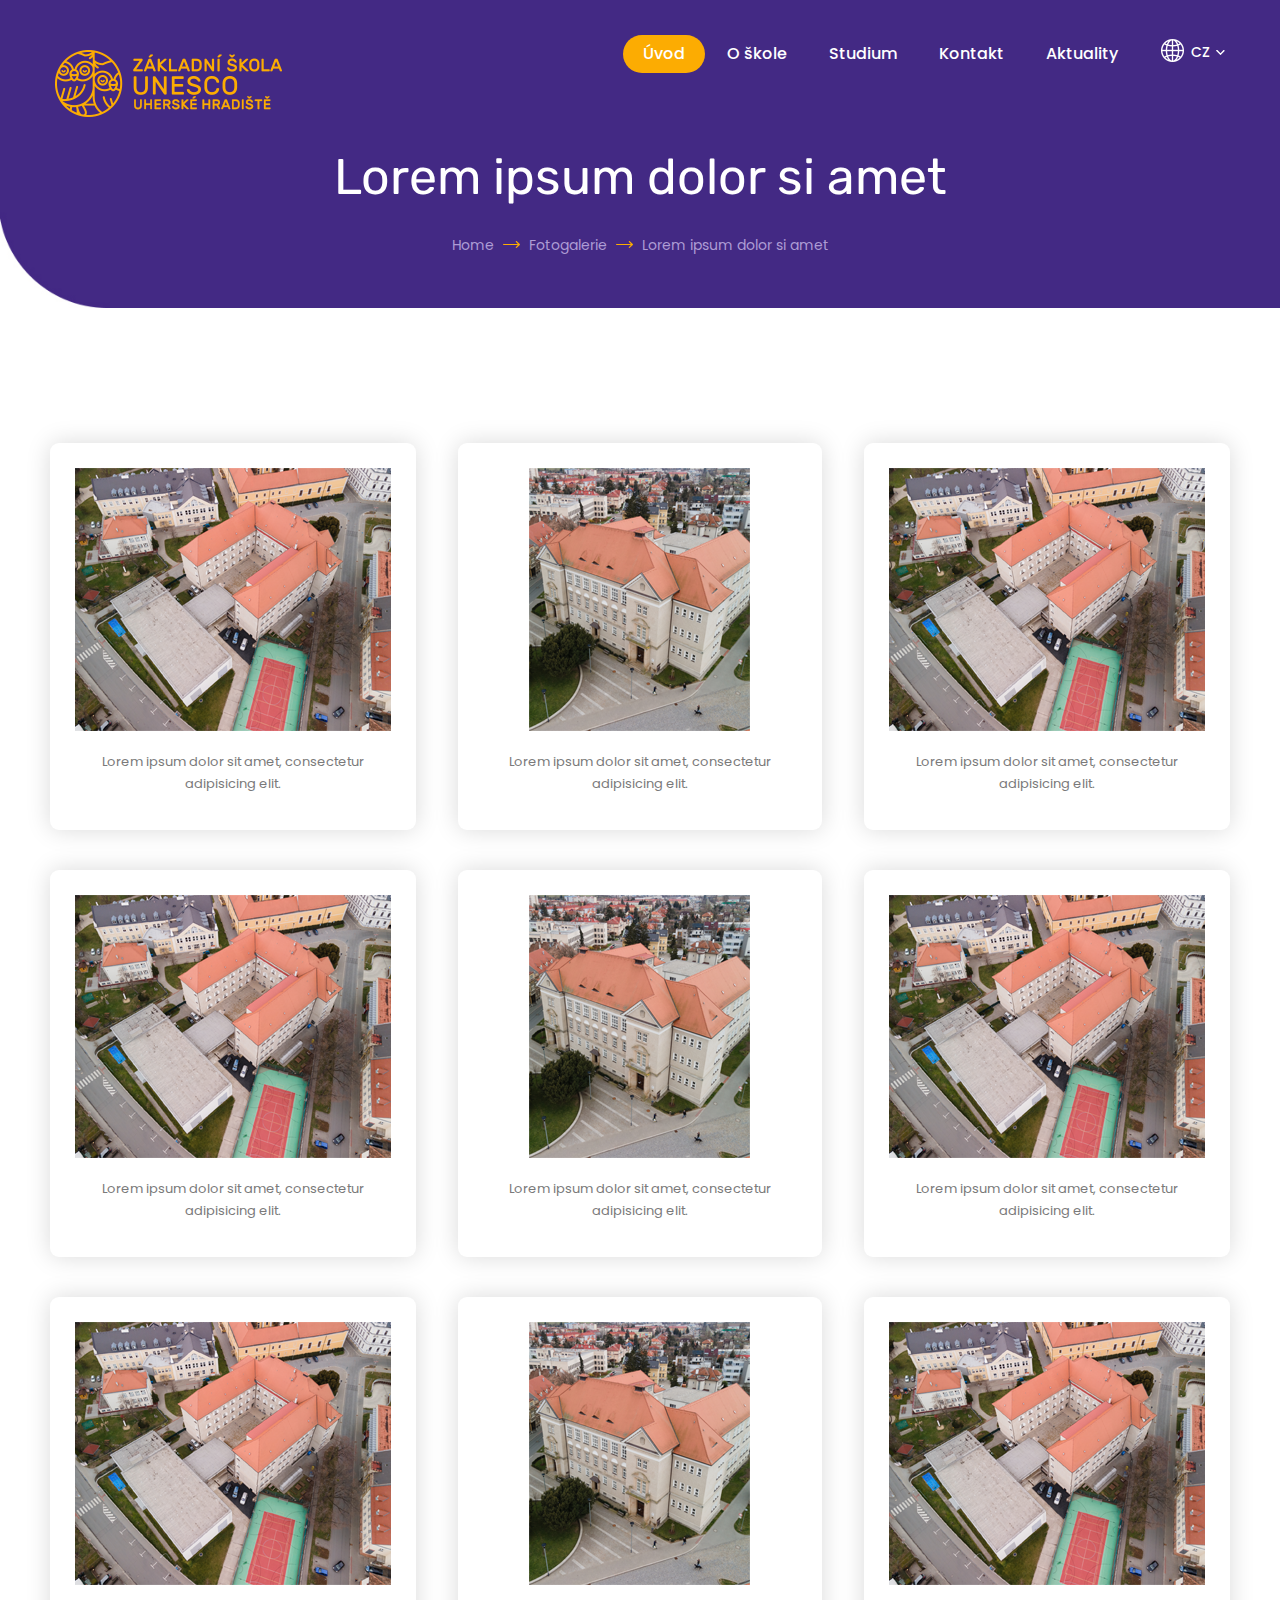
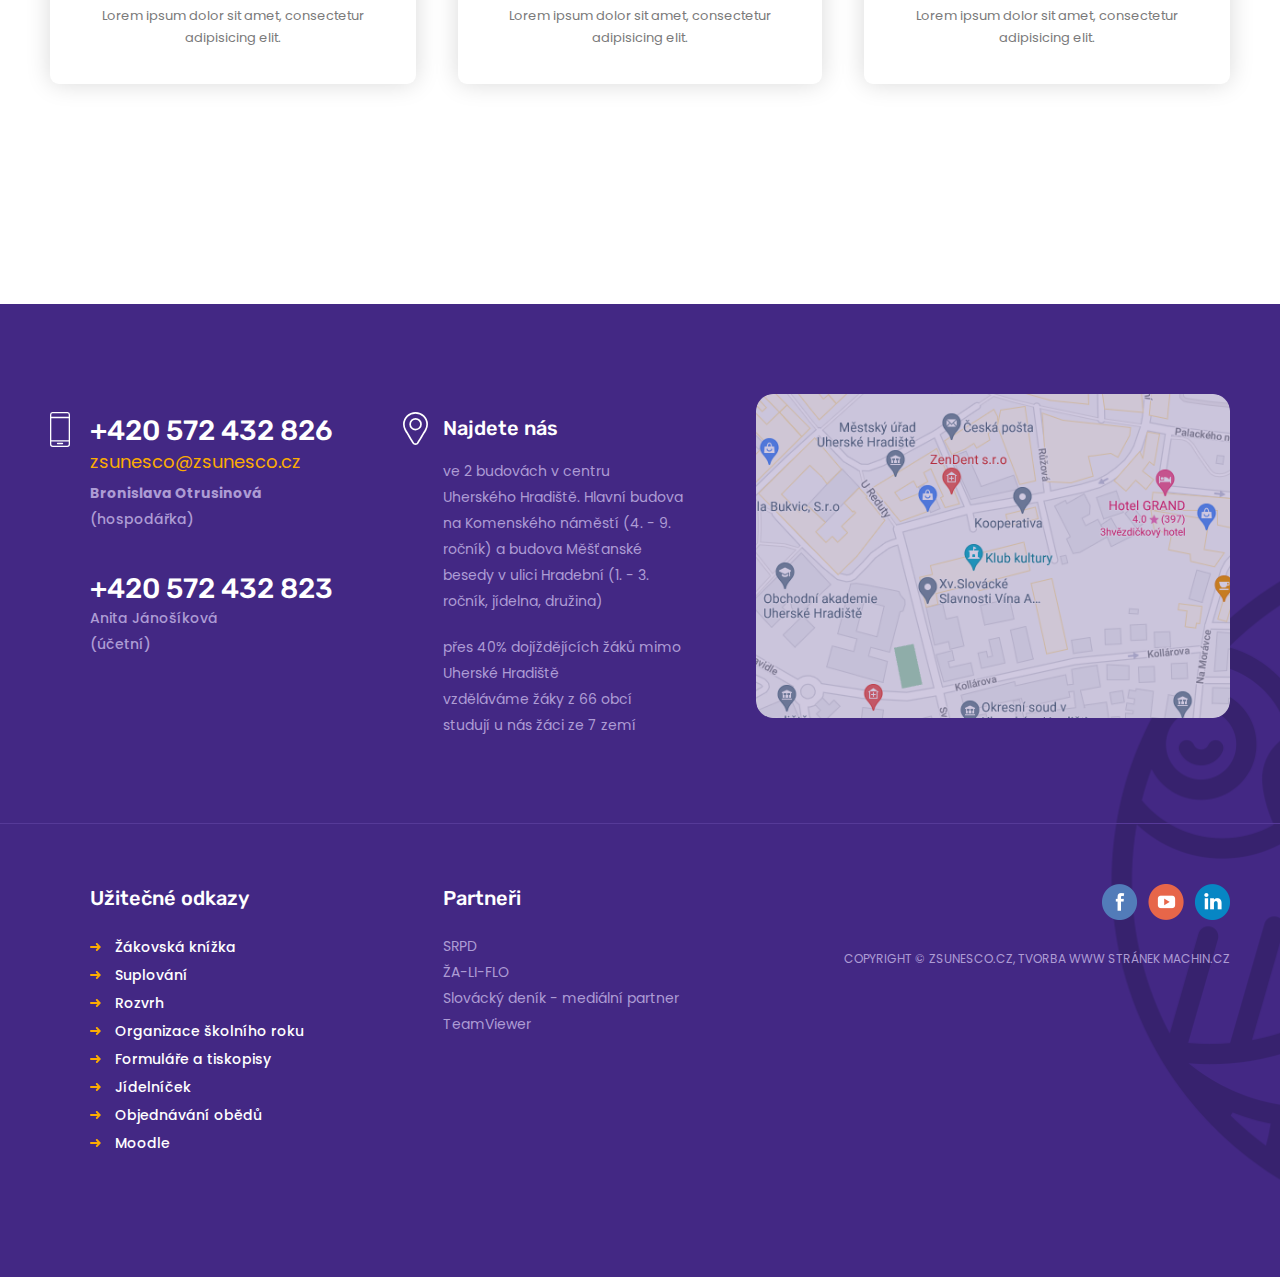
<file: galerie-detail.html>
<html lang="cs">
<head>
    <meta charset="UTF-8">
    <meta name="viewport" content="width=device-width, initial-scale=1.0">
    <link rel="shortcut icon" href="favicon.ico" type="image/x-icon">
    <link rel="stylesheet" href="css/bootstrap.min.css">
    <link rel="stylesheet" href="css/owl.carousel.min.css">
    <link rel="stylesheet" href="css/owl.theme.default.min.css">
    <link rel="stylesheet" href="css/style.css">
    <title>Základní škola UNSECO - Uherské Hradiště</title>
</head>
<body>
    <div class="header header-sub">
        <div class="container-fluid">
            <nav class="navbar navbar-expand-lg navbar-dark">
                <a class="navbar-brand" href="#"><img src="img/logo.svg" alt="logo" class="img-fluid"></a>
                <button class="navbar-toggler" type="button" data-toggle="collapse" data-target="#head-nav" aria-controls="head-nav" aria-expanded="false" aria-label="Toggle navigation">
                    <span class="navbar-toggler-icon"></span>
                </button>
                <div class="collapse navbar-collapse" id="head-nav">
                    <ul class="navbar-nav ml-auto">
                        <li class="nav-item active">
                            <a class="nav-link" href="#">Úvod</a>
                        </li>
                        <li class="nav-item">
                            <a class="nav-link" href="#">O škole</a>
                        </li>
                        <li class="nav-item">
                            <a class="nav-link" href="#">Studium</a>
                        </li>
                        <li class="nav-item">
                            <a class="nav-link" href="#">Kontakt</a>
                        </li>
                        <li class="nav-item">
                            <a class="nav-link" href="#">Aktuality</a>
                        </li>
                        <li class="nav-item d-lg-none">
                            <div class="languages">
                                <div class="dropdown">
                                    <a class="dropdown-toggle" type="button" id="dropdownMenuButton" data-toggle="dropdown" aria-haspopup="true" aria-expanded="false">
                                        cz
                                    </a>
                                    <div class="dropdown-menu" aria-labelledby="dropdownMenuButton">
                                        <a class="dropdown-item" href="#">cz</a>
                                        <a class="dropdown-item" href="#">en</a>
                                        <a class="dropdown-item" href="#">de</a>
                                    </div>
                                </div>
                            </div>
                        </li>
                    </ul>
                </div>
                <div class="languages d-none d-lg-flex">
                    <div class="dropdown">
                        <a class="dropdown-toggle" type="button" id="dropdownMenuButton" data-toggle="dropdown" aria-haspopup="true" aria-expanded="false">
                            cz
                        </a>
                        <div class="dropdown-menu" aria-labelledby="dropdownMenuButton">
                            <a class="dropdown-item" href="#">cz</a>
                            <a class="dropdown-item" href="#">en</a>
                            <a class="dropdown-item" href="#">de</a>
                        </div>
                    </div>
                </div>
            </nav>   
            <div class="header-heading">
                <h1>Lorem ipsum dolor si amet</h1>
                <div class="bread">
                    <ul>
                        <li>
                            <a href="#">Home</a>
                        </li>
                        <li>
                            <a href="#">Fotogalerie</a>
                        </li>
                        <li>
                            <a href="#">Lorem ipsum dolor si amet</a>
                        </li>
                    </ul>
                </div>
            </div> 
        </div>
    </div>
    <div class="subpage">
        <div class="container">
            <div class="row gallery-row">
                <div class="col-12 col-md-6 col-lg-4 gallery-col">
                    <div class="gallery-box">
                        <a href="#">
                            <img src="img/galerie1.png" alt="galerie" class="img-fluid">
                        </a>
                        <p>Lorem ipsum dolor sit amet, consectetur adipisicing elit.</p>
                    </div>
                </div>
                <div class="col-12 col-md-6 col-lg-4 gallery-col">
                    <div class="gallery-box">
                        <a href="#">
                            <img src="img/galerie2.png" alt="galerie" class="img-fluid">
                        </a>
                        <p>Lorem ipsum dolor sit amet, consectetur adipisicing elit.</p>
                    </div>
                </div>
                <div class="col-12 col-md-6 col-lg-4 gallery-col">
                    <div class="gallery-box">
                        <a href="#">
                            <img src="img/galerie3.png" alt="galerie" class="img-fluid">
                        </a>
                        <p>Lorem ipsum dolor sit amet, consectetur adipisicing elit.</p>
                    </div>
                </div>
                <div class="col-12 col-md-6 col-lg-4 gallery-col">
                    <div class="gallery-box">
                        <a href="#">
                            <img src="img/galerie1.png" alt="galerie" class="img-fluid">
                        </a>
                        <p>Lorem ipsum dolor sit amet, consectetur adipisicing elit.</p>
                    </div>
                </div>
                <div class="col-12 col-md-6 col-lg-4 gallery-col">
                    <div class="gallery-box">
                        <a href="#">
                            <img src="img/galerie2.png" alt="galerie" class="img-fluid">
                        </a>
                        <p>Lorem ipsum dolor sit amet, consectetur adipisicing elit.</p>
                    </div>
                </div>
                <div class="col-12 col-md-6 col-lg-4 gallery-col">
                    <div class="gallery-box">
                        <a href="#">
                            <img src="img/galerie3.png" alt="galerie" class="img-fluid">
                        </a>
                        <p>Lorem ipsum dolor sit amet, consectetur adipisicing elit.</p>
                    </div>
                </div>
                <div class="col-12 col-md-6 col-lg-4 gallery-col">
                    <div class="gallery-box">
                        <a href="#">
                            <img src="img/galerie1.png" alt="galerie" class="img-fluid">
                        </a>
                        <p>Lorem ipsum dolor sit amet, consectetur adipisicing elit.</p>
                    </div>
                </div>
                <div class="col-12 col-md-6 col-lg-4 gallery-col">
                    <div class="gallery-box">
                        <a href="#">
                            <img src="img/galerie2.png" alt="galerie" class="img-fluid">
                        </a>
                        <p>Lorem ipsum dolor sit amet, consectetur adipisicing elit.</p>
                    </div>
                </div>
                <div class="col-12 col-md-6 col-lg-4 gallery-col">
                    <div class="gallery-box">
                        <a href="#">
                            <img src="img/galerie3.png" alt="galerie" class="img-fluid">
                        </a>
                        <p>Lorem ipsum dolor sit amet, consectetur adipisicing elit.</p>
                    </div>
                </div>
            </div>
        </div>
    </div>
    <div class="footer">
        <div class="footer-first-row">
            <div class="container">
                <div class="row">
                    <div class="col-12 col-xl-7">
                        <div class="row">
                            <div class="col-12 col-md-6">
                                <div class="phone">
                                    <div>
                                        <h3>+420 572 432 826</h3>
                                        <a href="mailto:#">zsunesco@zsunesco.cz</a>
                                        <p><b>Bronislava Otrusinová</b></p>
                                        <p>(hospodářka)</p>
                                    </div>
                                    <div>
                                        <h3>+420 572 432 823</h3>
                                        <p>Anita Jánošíková</p>
                                        <p>(účetní)</p>
                                    </div>
                                </div>
                            </div>
                            <div class="col-12 col-md-6">
                                <div class="find-us">
                                    <h3>Najdete nás</h3>
                                    <p>ve 2 budovách v centru Uherského Hradiště. Hlavní budova na Komenského náměstí (4. - 9. ročník) a budova Měšťanské besedy v ulici Hradební (1. - 3. ročník, jídelna, družina)</p>
                                    <p>
                                        <span class="d-block">přes 40% dojíždějících žáků mimo Uherské Hradiště</span>
                                        <span class="d-block">vzděláváme žáky z 66 obcí</span>
                                        <span class="d-block">studují u nás žáci ze 7 zemí</span>
                                    </p>
                                </div>
                            </div>
                        </div>
                    </div>
                    <div class="col-12 col-xl-5">
                        <div class="map">
                            <img src="img/map.png" alt="mapa" class="img-fluid">
                        </div>
                    </div>
                </div>
            </div>
        </div>
        <div class="footer-second-row">
            <div class="container">
                <div class="row">
                    <div class="col-12 col-xl-7">
                        <div class="row">
                            <div class="col-12 col-md-6">
                                <div class="footer-menu">
                                    <h3>Užitečné odkazy</h3>
                                    <ul>
                                        <li>
                                            <a href="#">Žákovská knížka</a>
                                        </li>
                                        <li>
                                            <a href="#">Suplování</a>
                                        </li>
                                        <li>
                                            <a href="#">Rozvrh</a>
                                        </li>
                                        <li>
                                            <a href="#">Organizace školního roku</a>
                                        </li>
                                        <li>
                                            <a href="#">Formuláře a tiskopisy</a>
                                        </li>
                                        <li>
                                            <a href="#">Jídelníček</a>
                                        </li>
                                        <li>
                                            <a href="#">Objednávání obědů</a>
                                        </li>
                                        <li>
                                            <a href="#">Moodle</a>
                                        </li>
                                    </ul>
                                </div>
                            </div>
                            <div class="col-12 col-md-6">
                                <div class="partners">
                                    <h3>Partneři</h3>
                                    <ul>
                                        <li>
                                            <a href="#">SRPD</a>
                                        </li>
                                        <li>
                                            <a href="#">ŽA-LI-FLO</a>
                                        </li>
                                        <li>
                                            <a href="#">Slovácký deník - mediální partner</a>
                                        </li>
                                        <li>
                                            <a href="#">TeamViewer</a>
                                        </li>
                                    </ul>
                                </div>
                            </div>
                        </div>
                    </div>
                    <div class="col-12 col-xl-5">
                        <div class="socials">
                            <ul>
                                <li>
                                    <a href="#"><img src="img/fb.svg" alt="fb"></a>
                                </li>
                                <li>
                                    <a href="#"><img src="img/yt.svg" alt="yt"></a>
                                </li>
                                <li>
                                    <a href="#"><img src="img/in.svg" alt="in"></a>
                                </li>
                            </ul>
                        </div>
                        <p class="copyright">Copyright © zsunesco.cz, Tvorba www stránek <a href="www.machin.cz">MACHIN.cz</a></p>
                    </div>
                </div>
            </div>
        </div>
    </div>
    <script src="js/jquery-3.5.1.slim.min.js"></script>
    <script src="js/popper.min.js"></script>
    <script src="js/bootstrap.min.js"></script>
    <script src="js/owl.carousel.min.js"></script>
    <script src="js/javascript.js"></script>
</body>
</html>
</file>
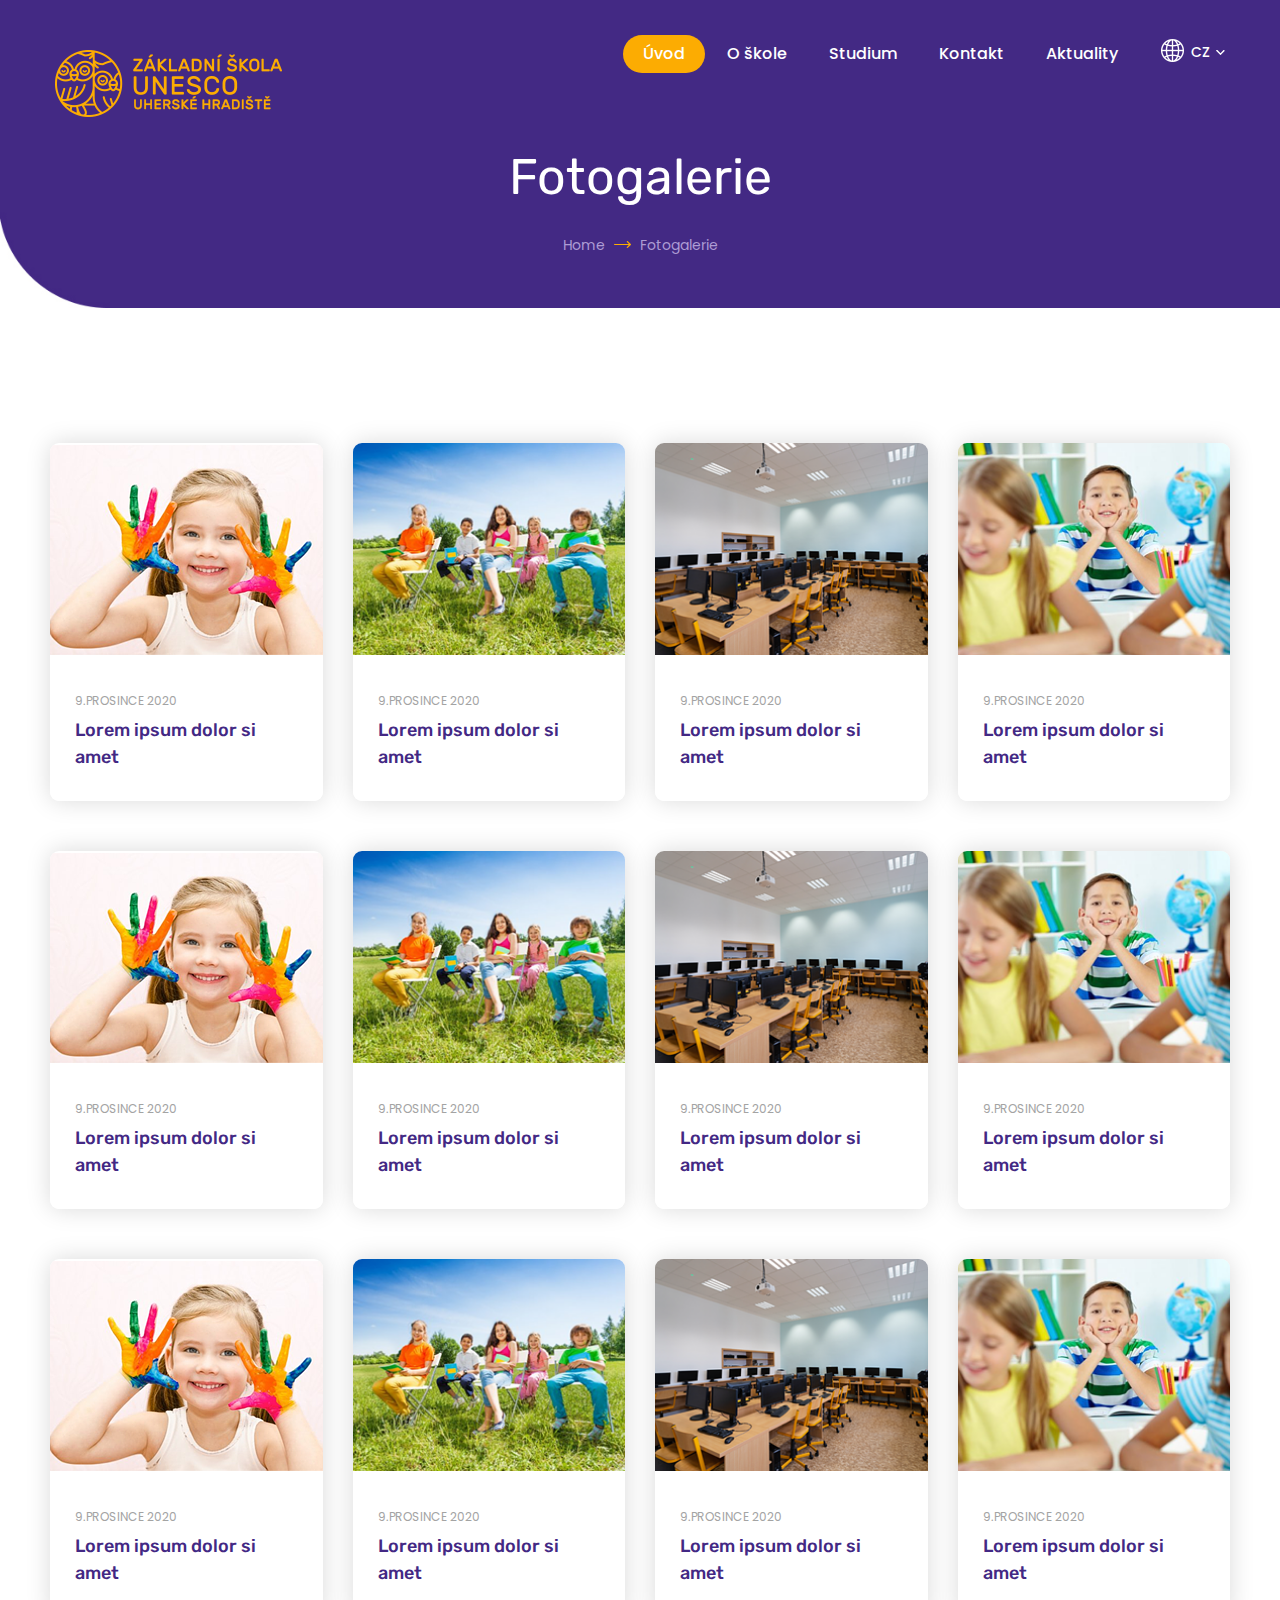
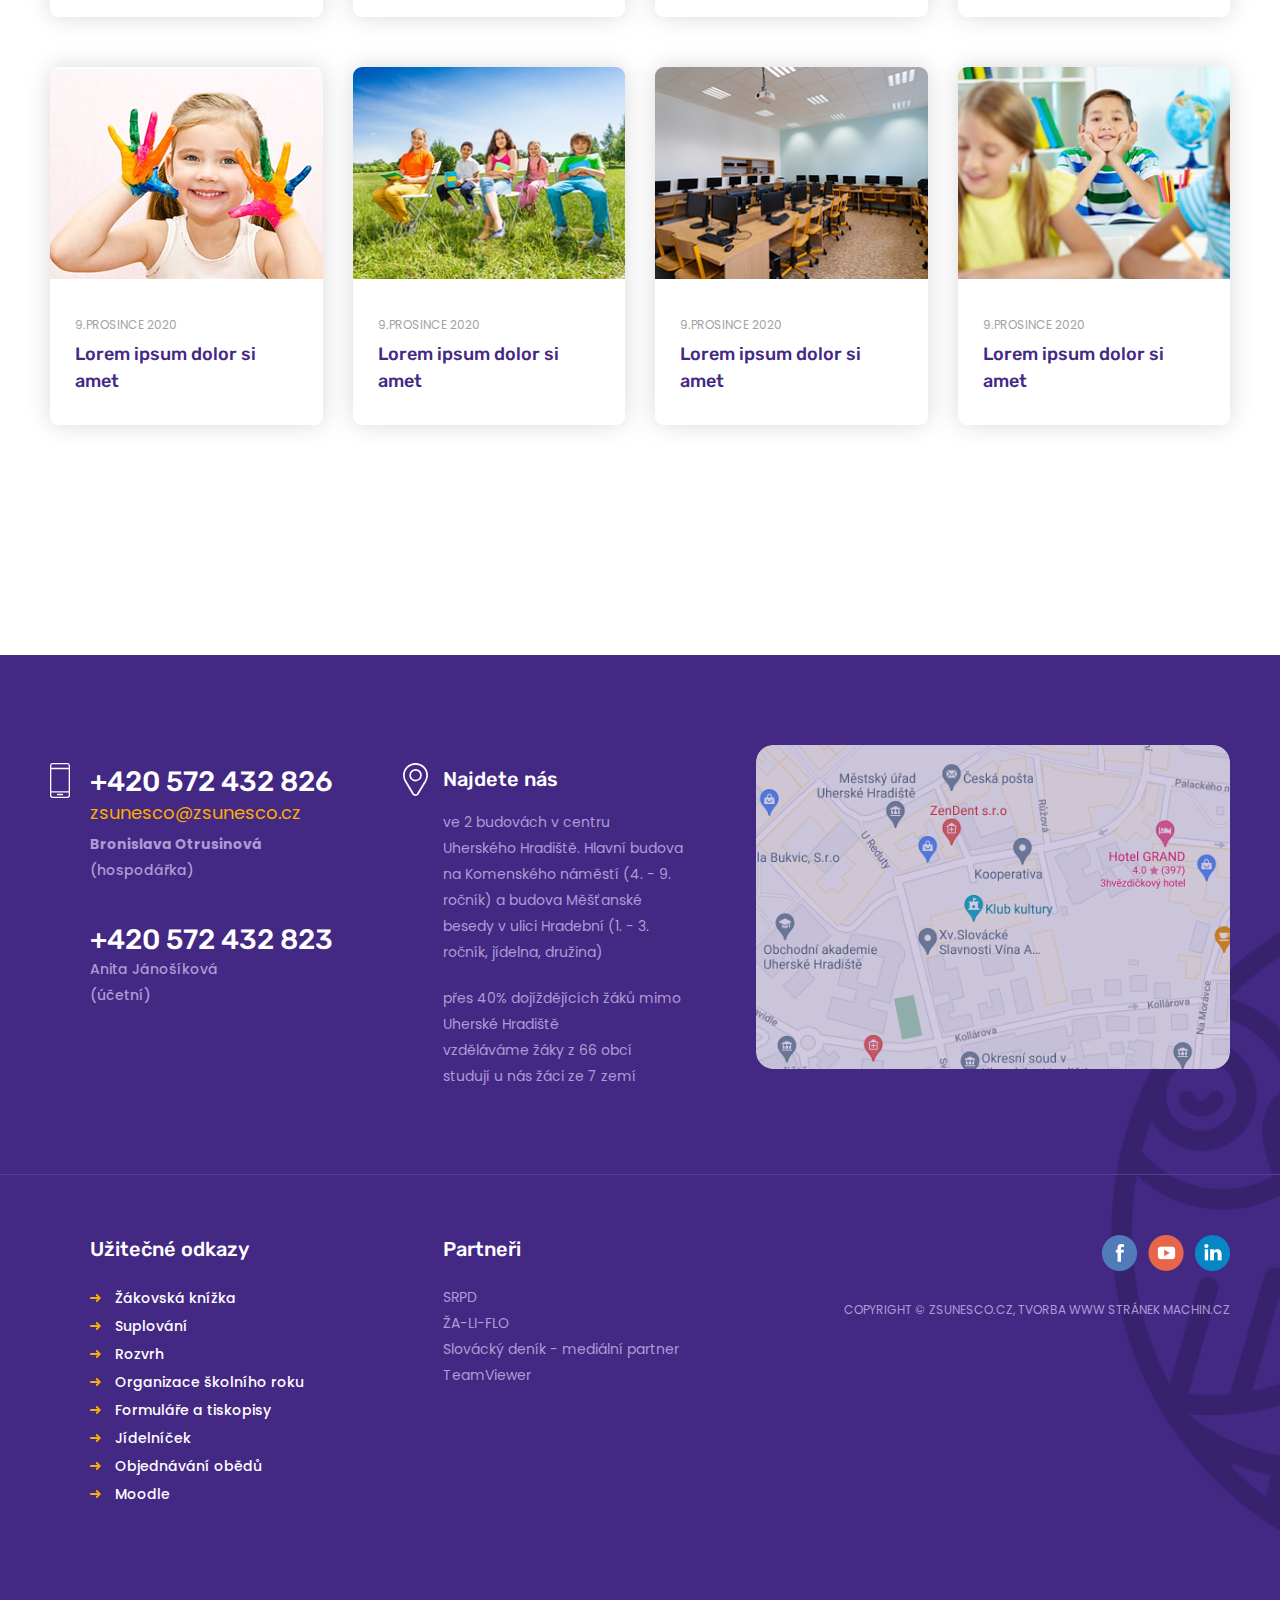
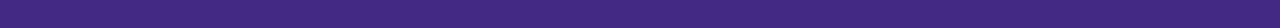
<file: galerie.html>
<html lang="cs">
<head>
    <meta charset="UTF-8">
    <meta name="viewport" content="width=device-width, initial-scale=1.0">
    <link rel="shortcut icon" href="favicon.ico" type="image/x-icon">
    <link rel="stylesheet" href="css/bootstrap.min.css">
    <link rel="stylesheet" href="css/owl.carousel.min.css">
    <link rel="stylesheet" href="css/owl.theme.default.min.css">
    <link rel="stylesheet" href="css/style.css">
    <title>Základní škola UNSECO - Uherské Hradiště</title>
</head>
<body>
    <div class="header header-sub">
        <div class="container-fluid">
            <nav class="navbar navbar-expand-lg navbar-dark">
                <a class="navbar-brand" href="#"><img src="img/logo.svg" alt="logo" class="img-fluid"></a>
                <button class="navbar-toggler" type="button" data-toggle="collapse" data-target="#head-nav" aria-controls="head-nav" aria-expanded="false" aria-label="Toggle navigation">
                    <span class="navbar-toggler-icon"></span>
                </button>
                <div class="collapse navbar-collapse" id="head-nav">
                    <ul class="navbar-nav ml-auto">
                        <li class="nav-item active">
                            <a class="nav-link" href="#">Úvod</a>
                        </li>
                        <li class="nav-item">
                            <a class="nav-link" href="#">O škole</a>
                        </li>
                        <li class="nav-item">
                            <a class="nav-link" href="#">Studium</a>
                        </li>
                        <li class="nav-item">
                            <a class="nav-link" href="#">Kontakt</a>
                        </li>
                        <li class="nav-item">
                            <a class="nav-link" href="#">Aktuality</a>
                        </li>
                        <li class="nav-item d-lg-none">
                            <div class="languages">
                                <div class="dropdown">
                                    <a class="dropdown-toggle" type="button" id="dropdownMenuButton" data-toggle="dropdown" aria-haspopup="true" aria-expanded="false">
                                        cz
                                    </a>
                                    <div class="dropdown-menu" aria-labelledby="dropdownMenuButton">
                                        <a class="dropdown-item" href="#">cz</a>
                                        <a class="dropdown-item" href="#">en</a>
                                        <a class="dropdown-item" href="#">de</a>
                                    </div>
                                </div>
                            </div>
                        </li>
                    </ul>
                </div>
                <div class="languages d-none d-lg-flex">
                    <div class="dropdown">
                        <a class="dropdown-toggle" type="button" id="dropdownMenuButton" data-toggle="dropdown" aria-haspopup="true" aria-expanded="false">
                            cz
                        </a>
                        <div class="dropdown-menu" aria-labelledby="dropdownMenuButton">
                            <a class="dropdown-item" href="#">cz</a>
                            <a class="dropdown-item" href="#">en</a>
                            <a class="dropdown-item" href="#">de</a>
                        </div>
                    </div>
                </div>
            </nav>   
            <div class="header-heading">
                <h1>Fotogalerie</h1>
                <div class="bread">
                    <ul>
                        <li>
                            <a href="#">Home</a>
                        </li>
                        <li>
                            <a href="#">Fotogalerie</a>
                        </li>
                    </ul>
                </div>
            </div> 
        </div>
    </div>
    <div class="subpage">
        <div class="container">
            <div class="row">
                <div class="col-12 col-md-6 col-lg-4 col-xl-3">
                    <div class="news-box">
                        <a href="#"><img src="img/news1.png" alt="news"></a>
                        <div class="news-content">
                            <p class="news-d">9.prosince 2020</p>
                            <a href="#" class="news-h">Lorem ipsum dolor si amet</a>
                        </div>
                    </div>
                </div>
                <div class="col-12 col-md-6 col-lg-4 col-xl-3">
                    <div class="news-box">
                        <a href="#"><img src="img/news2.png" alt="news"></a>
                        <div class="news-content">
                            <p class="news-d">9.prosince 2020</p>
                            <a href="#" class="news-h">Lorem ipsum dolor si amet</a>
                        </div>
                    </div>
                </div>
                <div class="col-12 col-md-6 col-lg-4 col-xl-3">
                    <div class="news-box">
                        <a href="#"><img src="img/news3.png" alt="news"></a>
                        <div class="news-content">
                            <p class="news-d">9.prosince 2020</p>
                            <a href="#" class="news-h">Lorem ipsum dolor si amet</a>
                        </div>
                    </div>
                </div>
                <div class="col-12 col-md-6 col-lg-4 col-xl-3">
                    <div class="news-box">
                        <a href="#"><img src="img/news4.png" alt="news"></a>
                        <div class="news-content">
                            <p class="news-d">9.prosince 2020</p>
                            <a href="#" class="news-h">Lorem ipsum dolor si amet</a>
                        </div>
                    </div>
                </div>
                <div class="col-12 col-md-6 col-lg-4 col-xl-3">
                    <div class="news-box">
                        <a href="#"><img src="img/news1.png" alt="news"></a>
                        <div class="news-content">
                            <p class="news-d">9.prosince 2020</p>
                            <a href="#" class="news-h">Lorem ipsum dolor si amet</a>
                        </div>
                    </div>
                </div>
                <div class="col-12 col-md-6 col-lg-4 col-xl-3">
                    <div class="news-box">
                        <a href="#"><img src="img/news2.png" alt="news"></a>
                        <div class="news-content">
                            <p class="news-d">9.prosince 2020</p>
                            <a href="#" class="news-h">Lorem ipsum dolor si amet</a>
                        </div>
                    </div>
                </div>
                <div class="col-12 col-md-6 col-lg-4 col-xl-3">
                    <div class="news-box">
                        <a href="#"><img src="img/news3.png" alt="news"></a>
                        <div class="news-content">
                            <p class="news-d">9.prosince 2020</p>
                            <a href="#" class="news-h">Lorem ipsum dolor si amet</a>
                        </div>
                    </div>
                </div>
                <div class="col-12 col-md-6 col-lg-4 col-xl-3">
                    <div class="news-box">
                        <a href="#"><img src="img/news4.png" alt="news"></a>
                        <div class="news-content">
                            <p class="news-d">9.prosince 2020</p>
                            <a href="#" class="news-h">Lorem ipsum dolor si amet</a>
                        </div>
                    </div>
                </div>
                <div class="col-12 col-md-6 col-lg-4 col-xl-3">
                    <div class="news-box">
                        <a href="#"><img src="img/news1.png" alt="news"></a>
                        <div class="news-content">
                            <p class="news-d">9.prosince 2020</p>
                            <a href="#" class="news-h">Lorem ipsum dolor si amet</a>
                        </div>
                    </div>
                </div>
                <div class="col-12 col-md-6 col-lg-4 col-xl-3">
                    <div class="news-box">
                        <a href="#"><img src="img/news2.png" alt="news"></a>
                        <div class="news-content">
                            <p class="news-d">9.prosince 2020</p>
                            <a href="#" class="news-h">Lorem ipsum dolor si amet</a>
                        </div>
                    </div>
                </div>
                <div class="col-12 col-md-6 col-lg-4 col-xl-3">
                    <div class="news-box">
                        <a href="#"><img src="img/news3.png" alt="news"></a>
                        <div class="news-content">
                            <p class="news-d">9.prosince 2020</p>
                            <a href="#" class="news-h">Lorem ipsum dolor si amet</a>
                        </div>
                    </div>
                </div>
                <div class="col-12 col-md-6 col-lg-4 col-xl-3">
                    <div class="news-box">
                        <a href="#"><img src="img/news4.png" alt="news"></a>
                        <div class="news-content">
                            <p class="news-d">9.prosince 2020</p>
                            <a href="#" class="news-h">Lorem ipsum dolor si amet</a>
                        </div>
                    </div>
                </div>
                <div class="col-12 col-md-6 col-lg-4 col-xl-3">
                    <div class="news-box">
                        <a href="#"><img src="img/news1.png" alt="news"></a>
                        <div class="news-content">
                            <p class="news-d">9.prosince 2020</p>
                            <a href="#" class="news-h">Lorem ipsum dolor si amet</a>
                        </div>
                    </div>
                </div>
                <div class="col-12 col-md-6 col-lg-4 col-xl-3">
                    <div class="news-box">
                        <a href="#"><img src="img/news2.png" alt="news"></a>
                        <div class="news-content">
                            <p class="news-d">9.prosince 2020</p>
                            <a href="#" class="news-h">Lorem ipsum dolor si amet</a>
                        </div>
                    </div>
                </div>
                <div class="col-12 col-md-6 col-lg-4 col-xl-3">
                    <div class="news-box">
                        <a href="#"><img src="img/news3.png" alt="news"></a>
                        <div class="news-content">
                            <p class="news-d">9.prosince 2020</p>
                            <a href="#" class="news-h">Lorem ipsum dolor si amet</a>
                        </div>
                    </div>
                </div>
                <div class="col-12 col-md-6 col-lg-4 col-xl-3">
                    <div class="news-box">
                        <a href="#"><img src="img/news4.png" alt="news"></a>
                        <div class="news-content">
                            <p class="news-d">9.prosince 2020</p>
                            <a href="#" class="news-h">Lorem ipsum dolor si amet</a>
                        </div>
                    </div>
                </div>
            </div>
        </div>
    </div>
    <div class="footer">
        <div class="footer-first-row">
            <div class="container">
                <div class="row">
                    <div class="col-12 col-xl-7">
                        <div class="row">
                            <div class="col-12 col-md-6">
                                <div class="phone">
                                    <div>
                                        <h3>+420 572 432 826</h3>
                                        <a href="mailto:#">zsunesco@zsunesco.cz</a>
                                        <p><b>Bronislava Otrusinová</b></p>
                                        <p>(hospodářka)</p>
                                    </div>
                                    <div>
                                        <h3>+420 572 432 823</h3>
                                        <p>Anita Jánošíková</p>
                                        <p>(účetní)</p>
                                    </div>
                                </div>
                            </div>
                            <div class="col-12 col-md-6">
                                <div class="find-us">
                                    <h3>Najdete nás</h3>
                                    <p>ve 2 budovách v centru Uherského Hradiště. Hlavní budova na Komenského náměstí (4. - 9. ročník) a budova Měšťanské besedy v ulici Hradební (1. - 3. ročník, jídelna, družina)</p>
                                    <p>
                                        <span class="d-block">přes 40% dojíždějících žáků mimo Uherské Hradiště</span>
                                        <span class="d-block">vzděláváme žáky z 66 obcí</span>
                                        <span class="d-block">studují u nás žáci ze 7 zemí</span>
                                    </p>
                                </div>
                            </div>
                        </div>
                    </div>
                    <div class="col-12 col-xl-5">
                        <div class="map">
                            <img src="img/map.png" alt="mapa" class="img-fluid">
                        </div>
                    </div>
                </div>
            </div>
        </div>
        <div class="footer-second-row">
            <div class="container">
                <div class="row">
                    <div class="col-12 col-xl-7">
                        <div class="row">
                            <div class="col-12 col-md-6">
                                <div class="footer-menu">
                                    <h3>Užitečné odkazy</h3>
                                    <ul>
                                        <li>
                                            <a href="#">Žákovská knížka</a>
                                        </li>
                                        <li>
                                            <a href="#">Suplování</a>
                                        </li>
                                        <li>
                                            <a href="#">Rozvrh</a>
                                        </li>
                                        <li>
                                            <a href="#">Organizace školního roku</a>
                                        </li>
                                        <li>
                                            <a href="#">Formuláře a tiskopisy</a>
                                        </li>
                                        <li>
                                            <a href="#">Jídelníček</a>
                                        </li>
                                        <li>
                                            <a href="#">Objednávání obědů</a>
                                        </li>
                                        <li>
                                            <a href="#">Moodle</a>
                                        </li>
                                    </ul>
                                </div>
                            </div>
                            <div class="col-12 col-md-6">
                                <div class="partners">
                                    <h3>Partneři</h3>
                                    <ul>
                                        <li>
                                            <a href="#">SRPD</a>
                                        </li>
                                        <li>
                                            <a href="#">ŽA-LI-FLO</a>
                                        </li>
                                        <li>
                                            <a href="#">Slovácký deník - mediální partner</a>
                                        </li>
                                        <li>
                                            <a href="#">TeamViewer</a>
                                        </li>
                                    </ul>
                                </div>
                            </div>
                        </div>
                    </div>
                    <div class="col-12 col-xl-5">
                        <div class="socials">
                            <ul>
                                <li>
                                    <a href="#"><img src="img/fb.svg" alt="fb"></a>
                                </li>
                                <li>
                                    <a href="#"><img src="img/yt.svg" alt="yt"></a>
                                </li>
                                <li>
                                    <a href="#"><img src="img/in.svg" alt="in"></a>
                                </li>
                            </ul>
                        </div>
                        <p class="copyright">Copyright © zsunesco.cz, Tvorba www stránek <a href="www.machin.cz">MACHIN.cz</a></p>
                    </div>
                </div>
            </div>
        </div>
    </div>
    <script src="js/jquery-3.5.1.slim.min.js"></script>
    <script src="js/popper.min.js"></script>
    <script src="js/bootstrap.min.js"></script>
    <script src="js/owl.carousel.min.js"></script>
    <script src="js/javascript.js"></script>
</body>
</html>
</file>
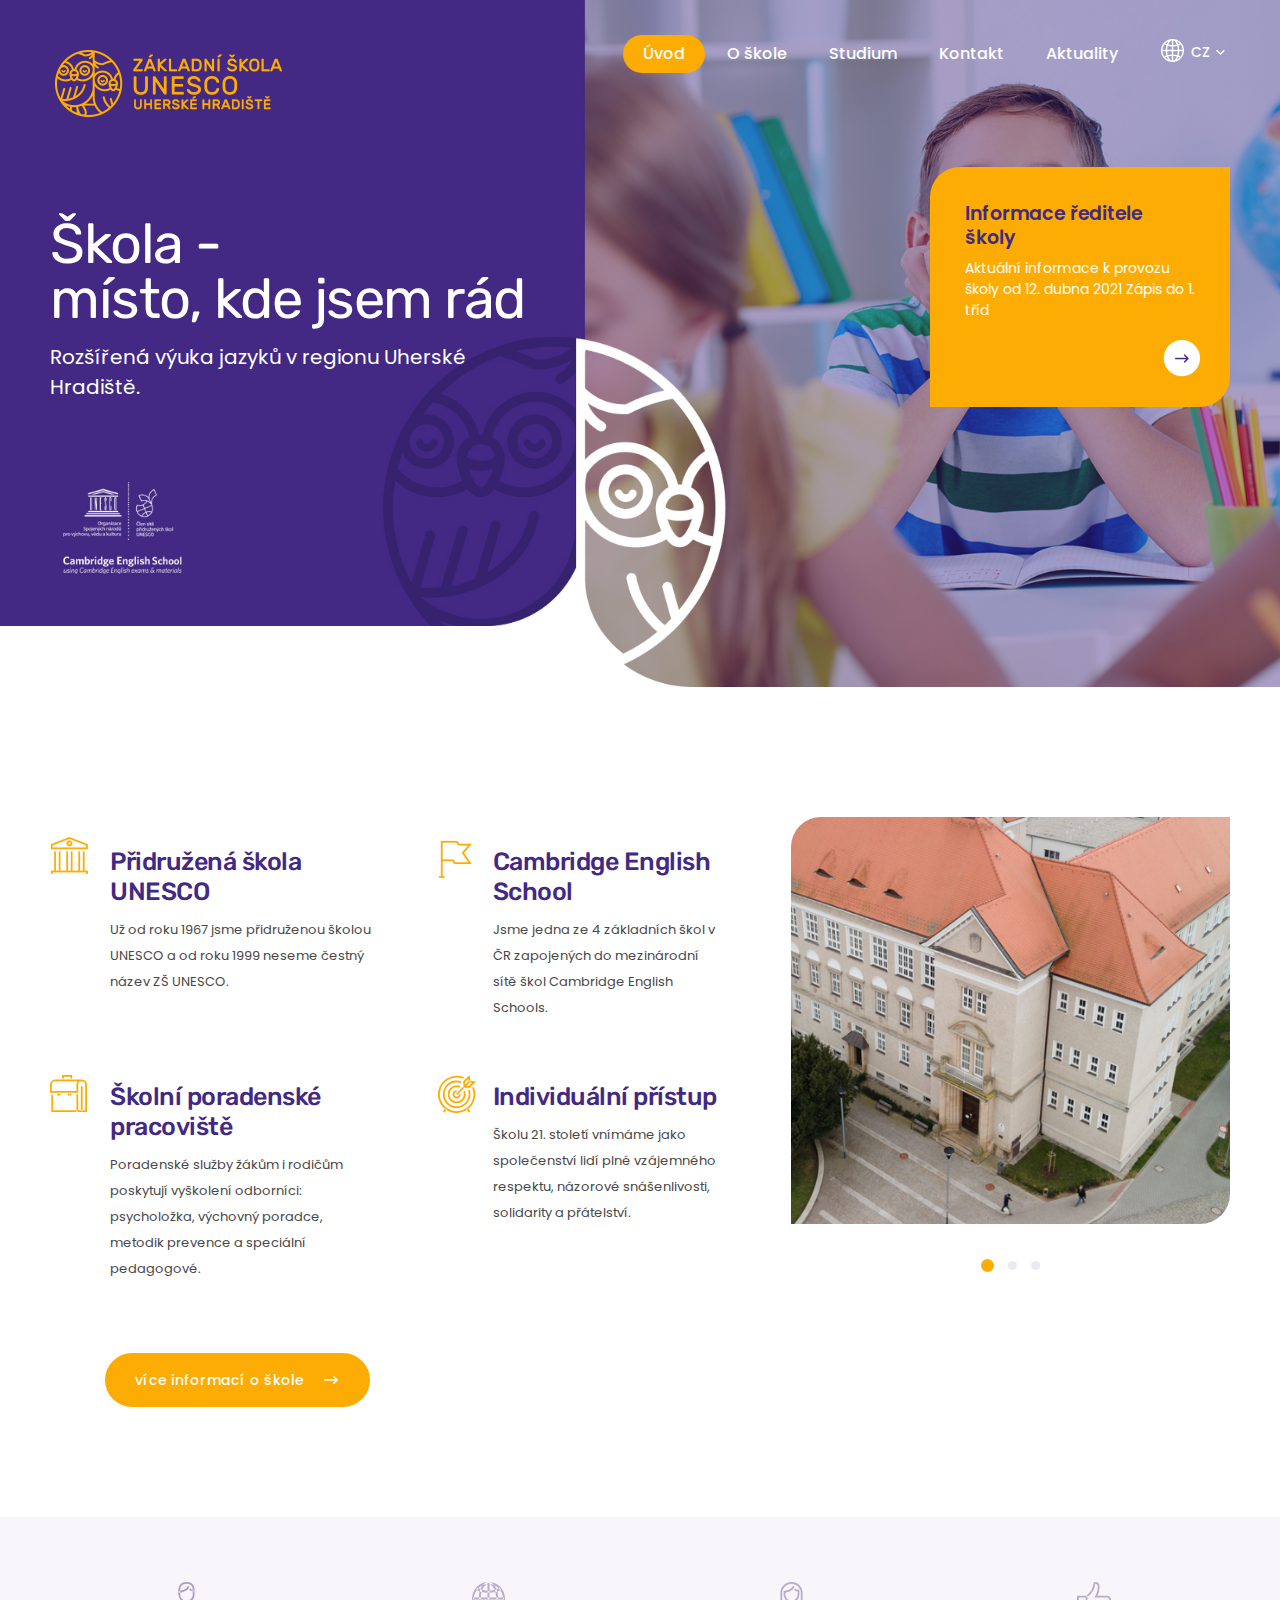
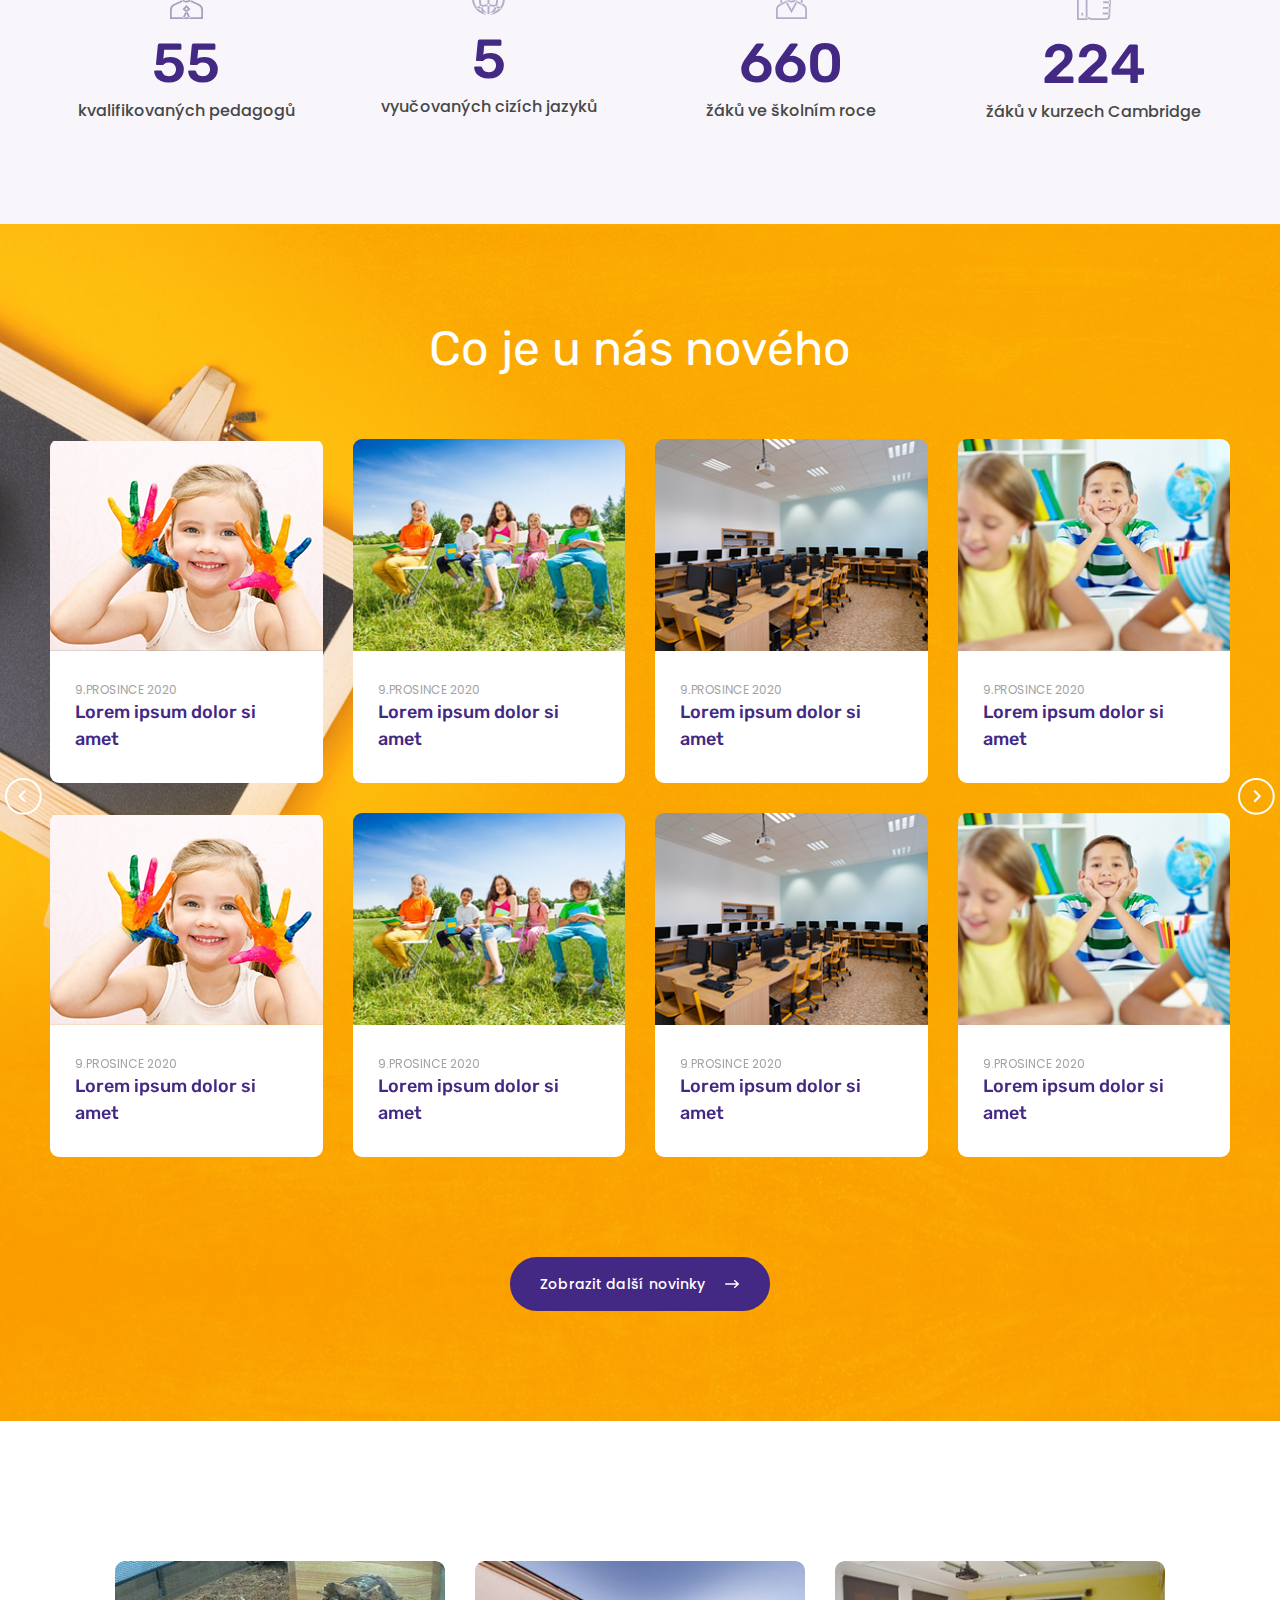
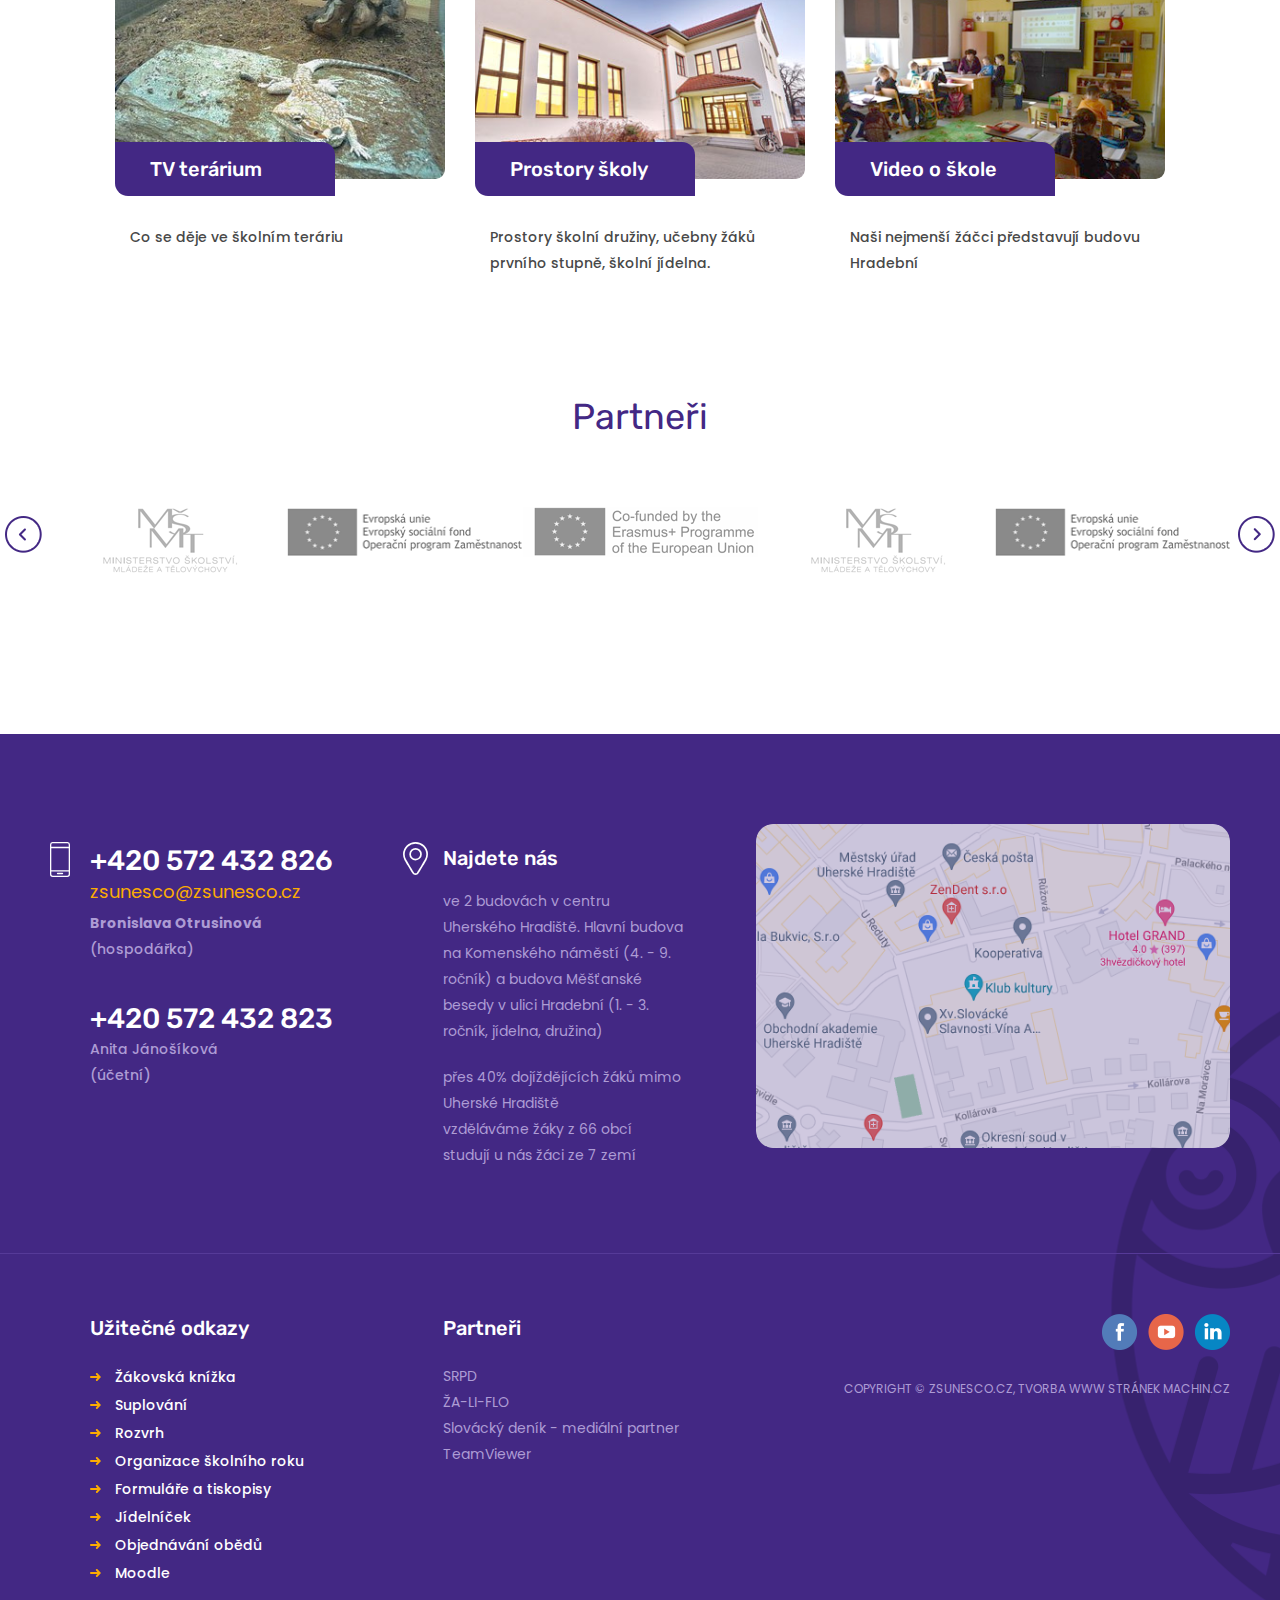
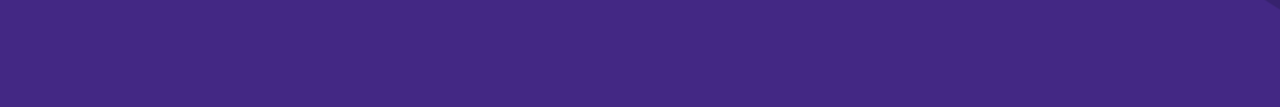
<file: index2.html>
<html lang="cs">
<head>
    <meta charset="UTF-8">
    <meta name="viewport" content="width=device-width, initial-scale=1.0">
    <link rel="shortcut icon" href="favicon.ico" type="image/x-icon">
    <link rel="stylesheet" href="css/bootstrap.min.css">
    <link rel="stylesheet" href="css/owl.carousel.min.css">
    <link rel="stylesheet" href="css/owl.theme.default.min.css">
    <link rel="stylesheet" href="css/style.css">
    <title>Základní škola UNSECO - Uherské Hradiště</title>
</head>
<body>
    <div class="header">
        <div class="container-fluid">
            <nav class="navbar navbar-expand-lg navbar-dark">
                <a class="navbar-brand" href="#"><img src="img/logo.svg" alt="logo" class="img-fluid"></a>
                <button class="navbar-toggler" type="button" data-toggle="collapse" data-target="#head-nav" aria-controls="head-nav" aria-expanded="false" aria-label="Toggle navigation">
                    <span class="navbar-toggler-icon"></span>
                </button>
                <div class="collapse navbar-collapse" id="head-nav">
                    <ul class="navbar-nav ml-auto">
                        <li class="nav-item active">
                            <a class="nav-link" href="#">Úvod</a>
                        </li>
                        <li class="nav-item">
                            <a class="nav-link" href="#">O škole</a>
                        </li>
                        <li class="nav-item">
                            <a class="nav-link" href="#">Studium</a>
                        </li>
                        <li class="nav-item">
                            <a class="nav-link" href="#">Kontakt</a>
                        </li>
                        <li class="nav-item">
                            <a class="nav-link" href="#">Aktuality</a>
                        </li>
                        <li class="nav-item d-lg-none">
                            <div class="languages">
                                <div class="dropdown">
                                    <a class="dropdown-toggle" type="button" id="dropdownMenuButton" data-toggle="dropdown" aria-haspopup="true" aria-expanded="false">
                                        cz
                                    </a>
                                    <div class="dropdown-menu" aria-labelledby="dropdownMenuButton">
                                        <a class="dropdown-item" href="#">cz</a>
                                        <a class="dropdown-item" href="#">en</a>
                                        <a class="dropdown-item" href="#">de</a>
                                    </div>
                                </div>
                            </div>
                        </li>
                    </ul>
                </div>
                <div class="languages d-none d-lg-flex">
                    <div class="dropdown">
                        <a class="dropdown-toggle" type="button" id="dropdownMenuButton" data-toggle="dropdown" aria-haspopup="true" aria-expanded="false">
                            cz
                        </a>
                        <div class="dropdown-menu" aria-labelledby="dropdownMenuButton">
                            <a class="dropdown-item" href="#">cz</a>
                            <a class="dropdown-item" href="#">en</a>
                            <a class="dropdown-item" href="#">de</a>
                        </div>
                    </div>
                </div>
            </nav>    
        </div>
    </div>
    <div class="header-homepage">
        <div class="header-content">
            <h1><span>Škola -</span> místo, kde jsem rád</h1>
            <p>Rozšířená výuka jazyků v regionu Uherské Hradiště.</p>
        </div>
        <div class="labels">
            <div class="label">
                <a href="#" class="label-h">Informace ředitele školy</a>
                <p class="label-text">Aktuální informace k provozu školy od 12. dubna 2021 Zápis do 1. tříd </p>
                <a href="#" class="label-btn"><img src="img/arrow-whitegrey.svg" alt="arrow"></a>
            </div>
        </div>
        <img src="img/header.jpg" alt="image" class="header-bg d-none d-lg-block">
    </div>
    <div class="homepage-about">
        <div class="container">
            <div class="row">
                <div class="col-12 col-xl-7">
                    <div class="about-boxes">
                        <div class="row">
                            <div class="col-12 col-md-6">
                                <div class="about-box about-box-unseco">
                                    <p class="about-h">Přidružená škola UNESCO</p>
                                    <p class="about-text">Už od roku 1967 jsme přidruženou školou UNESCO a od roku 1999 neseme čestný název ZŠ UNESCO.</p>
                                </div>
                            </div>
                            <div class="col-12 col-md-6">
                                <div class="about-box about-box-cambridge">
                                    <p class="about-h">Cambridge English School</p>
                                    <p class="about-text">Jsme jedna ze 4 základních škol v ČR zapojených do mezinárodní sítě škol Cambridge English Schools.</p>
                                </div>
                            </div>
                            <div class="col-12 col-md-6">
                                <div class="about-box about-box-pracoviste">
                                    <p class="about-h">Školní poradenské pracoviště</p>
                                    <p class="about-text">Poradenské služby žákům i rodičům poskytují vyškolení odborníci: psycholožka, výchovný poradce, metodik prevence a speciální pedagogové.</p>
                                </div>
                            </div>
                            <div class="col-12 col-md-6">
                                <div class="about-box about-box-pristup">
                                    <p class="about-h">Individuální přístup</p>
                                    <p class="about-text">Školu 21. století vnímáme jako společenství lidí plné vzájemného respektu, názorové snášenlivosti, solidarity a přátelství.</p>
                                </div>
                            </div>
                            <div class="col-12">
                                <div class="more-info-btn">
                                    <a href="#">více informací o škole</a>
                                </div>
                            </div>
                        </div>
                    </div>
                </div>
                <div class="col-12 col-xl-5">
                    <div class="about-slider-box">
                        <div class="owl-carousel owl-home owl-theme about-slider">
                            <div class="item">
                                <img src="img/about.png" alt="slider" class="img-fluid">
                            </div>
                            <div class="item">
                                <img src="img/about.png" alt="slider" class="img-fluid">
                            </div>
                            <div class="item">
                                <img src="img/about.png" alt="slider" class="img-fluid">
                            </div>
                        </div>
                    </div>
                </div>
            </div>
        </div>
    </div>
    <div class="homepage-counters">
        <div class="container">
            <div class="row">
                <div class="col-12 col-md-6 col-lg-3">
                    <div class="counter-box">
                        <img src="img/ico-peda.svg" alt="pedagogové">
                        <p class="counter-number">55</p>
                        <p class="counter-text">kvalifikovaných pedagogů</p>
                    </div>
                </div>
                <div class="col-12 col-md-6 col-lg-3">
                    <div class="counter-box">
                        <img src="img/ico-jazyky.svg" alt="pedagogové">
                        <p class="counter-number">5</p>
                        <p class="counter-text">vyučovaných cizích jazyků</p>
                    </div>
                </div>
                <div class="col-12 col-md-6 col-lg-3">
                    <div class="counter-box">
                        <img src="img/ico-zaci.svg" alt="pedagogové">
                        <p class="counter-number">660</p>
                        <p class="counter-text">žáků ve školním roce</p>
                    </div>
                </div>
                <div class="col-12 col-md-6 col-lg-3">
                    <div class="counter-box">
                        <img src="img/ico-zaci-cam.svg" alt="pedagogové">
                        <p class="counter-number">224</p>
                        <p class="counter-text">žáků v kurzech Cambridge</p>
                    </div>
                </div>
            </div>
        </div>
    </div>
    <div class="homepage-news homepage-news-extended">
        <div class="container">
            <h2>Co je u nás nového</h2>
            <div class="news-slider-box">
                <div class="owl-carousel owl-home owl-theme news-slider">
                    <div class="item">
                        <div class="news-box">
                            <a href="#"><img src="img/news1.png" alt="news"></a>
                            <div class="news-content">
                                <p class="news-d">9.prosince 2020</p>
                                <a href="#" class="news-h">Lorem ipsum dolor si amet</a>
                            </div>
                        </div>
                        <div class="news-box">
                            <a href="#"><img src="img/news1.png" alt="news"></a>
                            <div class="news-content">
                                <p class="news-d">9.prosince 2020</p>
                                <a href="#" class="news-h">Lorem ipsum dolor si amet</a>
                            </div>
                        </div>
                    </div>
                    <div class="item">
                        <div class="news-box">
                            <a href="#"><img src="img/news2.png" alt="news"></a>
                            <div class="news-content">
                                <p class="news-d">9.prosince 2020</p>
                                <a href="#" class="news-h">Lorem ipsum dolor si amet</a>
                            </div>
                        </div>
                        <div class="news-box">
                            <a href="#"><img src="img/news2.png" alt="news"></a>
                            <div class="news-content">
                                <p class="news-d">9.prosince 2020</p>
                                <a href="#" class="news-h">Lorem ipsum dolor si amet</a>
                            </div>
                        </div>
                    </div>
                    <div class="item">
                        <div class="news-box">
                            <a href="#"><img src="img/news3.png" alt="news"></a>
                            <div class="news-content">
                                <p class="news-d">9.prosince 2020</p>
                                <a href="#" class="news-h">Lorem ipsum dolor si amet</a>
                            </div>
                        </div>
                        <div class="news-box">
                            <a href="#"><img src="img/news3.png" alt="news"></a>
                            <div class="news-content">
                                <p class="news-d">9.prosince 2020</p>
                                <a href="#" class="news-h">Lorem ipsum dolor si amet</a>
                            </div>
                        </div>
                    </div>
                    <div class="item">
                        <div class="news-box">
                            <a href="#"><img src="img/news4.png" alt="news"></a>
                            <div class="news-content">
                                <p class="news-d">9.prosince 2020</p>
                                <a href="#" class="news-h">Lorem ipsum dolor si amet</a>
                            </div>
                        </div>
                        <div class="news-box">
                            <a href="#"><img src="img/news4.png" alt="news"></a>
                            <div class="news-content">
                                <p class="news-d">9.prosince 2020</p>
                                <a href="#" class="news-h">Lorem ipsum dolor si amet</a>
                            </div>
                        </div>
                    </div>
                </div>
            </div>
            
            <div class="more-news-btn">
                <a href="#">Zobrazit další novinky</a>
            </div>
        </div>
    </div>
    <div class="homepage-boxes">
        <div class="container">
            <div class="boxes-row">
                <div class="row">
                    <div class="col-12 col-md-6 col-lg-4">
                        <a href="#" class="box">
                            <img src="img/box1.png" alt="box" class="box-img img-fluid">
                            <span class="box-text">TV terárium</span>
                        </a>
                        <p class="box-desc">Co se děje ve školním teráriu</p>
                    </div>
                    <div class="col-12 col-md-6 col-lg-4">
                        <a href="#" class="box">
                            <img src="img/box2.png" alt="box" class="box-img img-fluid">
                            <span class="box-text">Prostory školy</span>
                        </a>
                        <p class="box-desc">Prostory školní družiny, učebny žáků prvního stupně, školní jídelna.</p>
                    </div>
                    <div class="col-12 col-md-6 col-lg-4">
                        <a href="#" class="box">
                            <img src="img/box3.png" alt="box" class="box-img img-fluid">
                            <span class="box-text">Video o škole</span>
                        </a>
                        <p class="box-desc">Naši nejmenší žáčci představují budovu Hradební</p>
                    </div>
                </div>
            </div>
        </div>
    </div>
    <div class="homepage-partners">
        <div class="container">
            <h2>Partneři</h2>
            <div class="partners-slider-box">
                <div class="owl-carousel owl-home owl-theme partners-slider">
                    <div class="item">
                        <img src="img/partner1.png" alt="slider" class="img-fluid">
                    </div>
                    <div class="item">
                        <img src="img/partner2.png" alt="slider" class="img-fluid">
                    </div>
                    <div class="item">
                        <img src="img/partner3.png" alt="slider" class="img-fluid">
                    </div>
                </div>
            </div>
        </div>
    </div>
    <div class="footer">
        <div class="footer-first-row">
            <div class="container">
                <div class="row">
                    <div class="col-12 col-xl-7">
                        <div class="row">
                            <div class="col-12 col-md-6">
                                <div class="phone">
                                    <div>
                                        <h3>+420 572 432 826</h3>
                                        <a href="mailto:#">zsunesco@zsunesco.cz</a>
                                        <p><b>Bronislava Otrusinová</b></p>
                                        <p>(hospodářka)</p>
                                    </div>
                                    <div>
                                        <h3>+420 572 432 823</h3>
                                        <p>Anita Jánošíková</p>
                                        <p>(účetní)</p>
                                    </div>
                                </div>
                            </div>
                            <div class="col-12 col-md-6">
                                <div class="find-us">
                                    <h3>Najdete nás</h3>
                                    <p>ve 2 budovách v centru Uherského Hradiště. Hlavní budova na Komenského náměstí (4. - 9. ročník) a budova Měšťanské besedy v ulici Hradební (1. - 3. ročník, jídelna, družina)</p>
                                    <p>
                                        <span class="d-block">přes 40% dojíždějících žáků mimo Uherské Hradiště</span>
                                        <span class="d-block">vzděláváme žáky z 66 obcí</span>
                                        <span class="d-block">studují u nás žáci ze 7 zemí</span>
                                    </p>
                                </div>
                            </div>
                        </div>
                    </div>
                    <div class="col-12 col-xl-5">
                        <div class="map">
                            <img src="img/map.png" alt="mapa" class="img-fluid">
                        </div>
                    </div>
                </div>
            </div>
        </div>
        <div class="footer-second-row">
            <div class="container">
                <div class="row">
                    <div class="col-12 col-xl-7">
                        <div class="row">
                            <div class="col-12 col-md-6">
                                <div class="footer-menu">
                                    <h3>Užitečné odkazy</h3>
                                    <ul>
                                        <li>
                                            <a href="#">Žákovská knížka</a>
                                        </li>
                                        <li>
                                            <a href="#">Suplování</a>
                                        </li>
                                        <li>
                                            <a href="#">Rozvrh</a>
                                        </li>
                                        <li>
                                            <a href="#">Organizace školního roku</a>
                                        </li>
                                        <li>
                                            <a href="#">Formuláře a tiskopisy</a>
                                        </li>
                                        <li>
                                            <a href="#">Jídelníček</a>
                                        </li>
                                        <li>
                                            <a href="#">Objednávání obědů</a>
                                        </li>
                                        <li>
                                            <a href="#">Moodle</a>
                                        </li>
                                    </ul>
                                </div>
                            </div>
                            <div class="col-12 col-md-6">
                                <div class="partners">
                                    <h3>Partneři</h3>
                                    <ul>
                                        <li>
                                            <a href="#">SRPD</a>
                                        </li>
                                        <li>
                                            <a href="#">ŽA-LI-FLO</a>
                                        </li>
                                        <li>
                                            <a href="#">Slovácký deník - mediální partner</a>
                                        </li>
                                        <li>
                                            <a href="#">TeamViewer</a>
                                        </li>
                                    </ul>
                                </div>
                            </div>
                        </div>
                    </div>
                    <div class="col-12 col-xl-5">
                        <div class="socials">
                            <ul>
                                <li>
                                    <a href="#"><img src="img/fb.svg" alt="fb"></a>
                                </li>
                                <li>
                                    <a href="#"><img src="img/yt.svg" alt="yt"></a>
                                </li>
                                <li>
                                    <a href="#"><img src="img/in.svg" alt="in"></a>
                                </li>
                            </ul>
                        </div>
                        <p class="copyright">Copyright © zsunesco.cz, Tvorba www stránek <a href="www.machin.cz">MACHIN.cz</a></p>
                    </div>
                </div>
            </div>
        </div>
    </div>
    <script src="js/jquery-3.5.1.slim.min.js"></script>
    <script src="js/popper.min.js"></script>
    <script src="js/bootstrap.min.js"></script>
    <script src="js/owl.carousel.min.js"></script>
    <script src="js/javascript.js"></script>
</body>
</html>
</file>
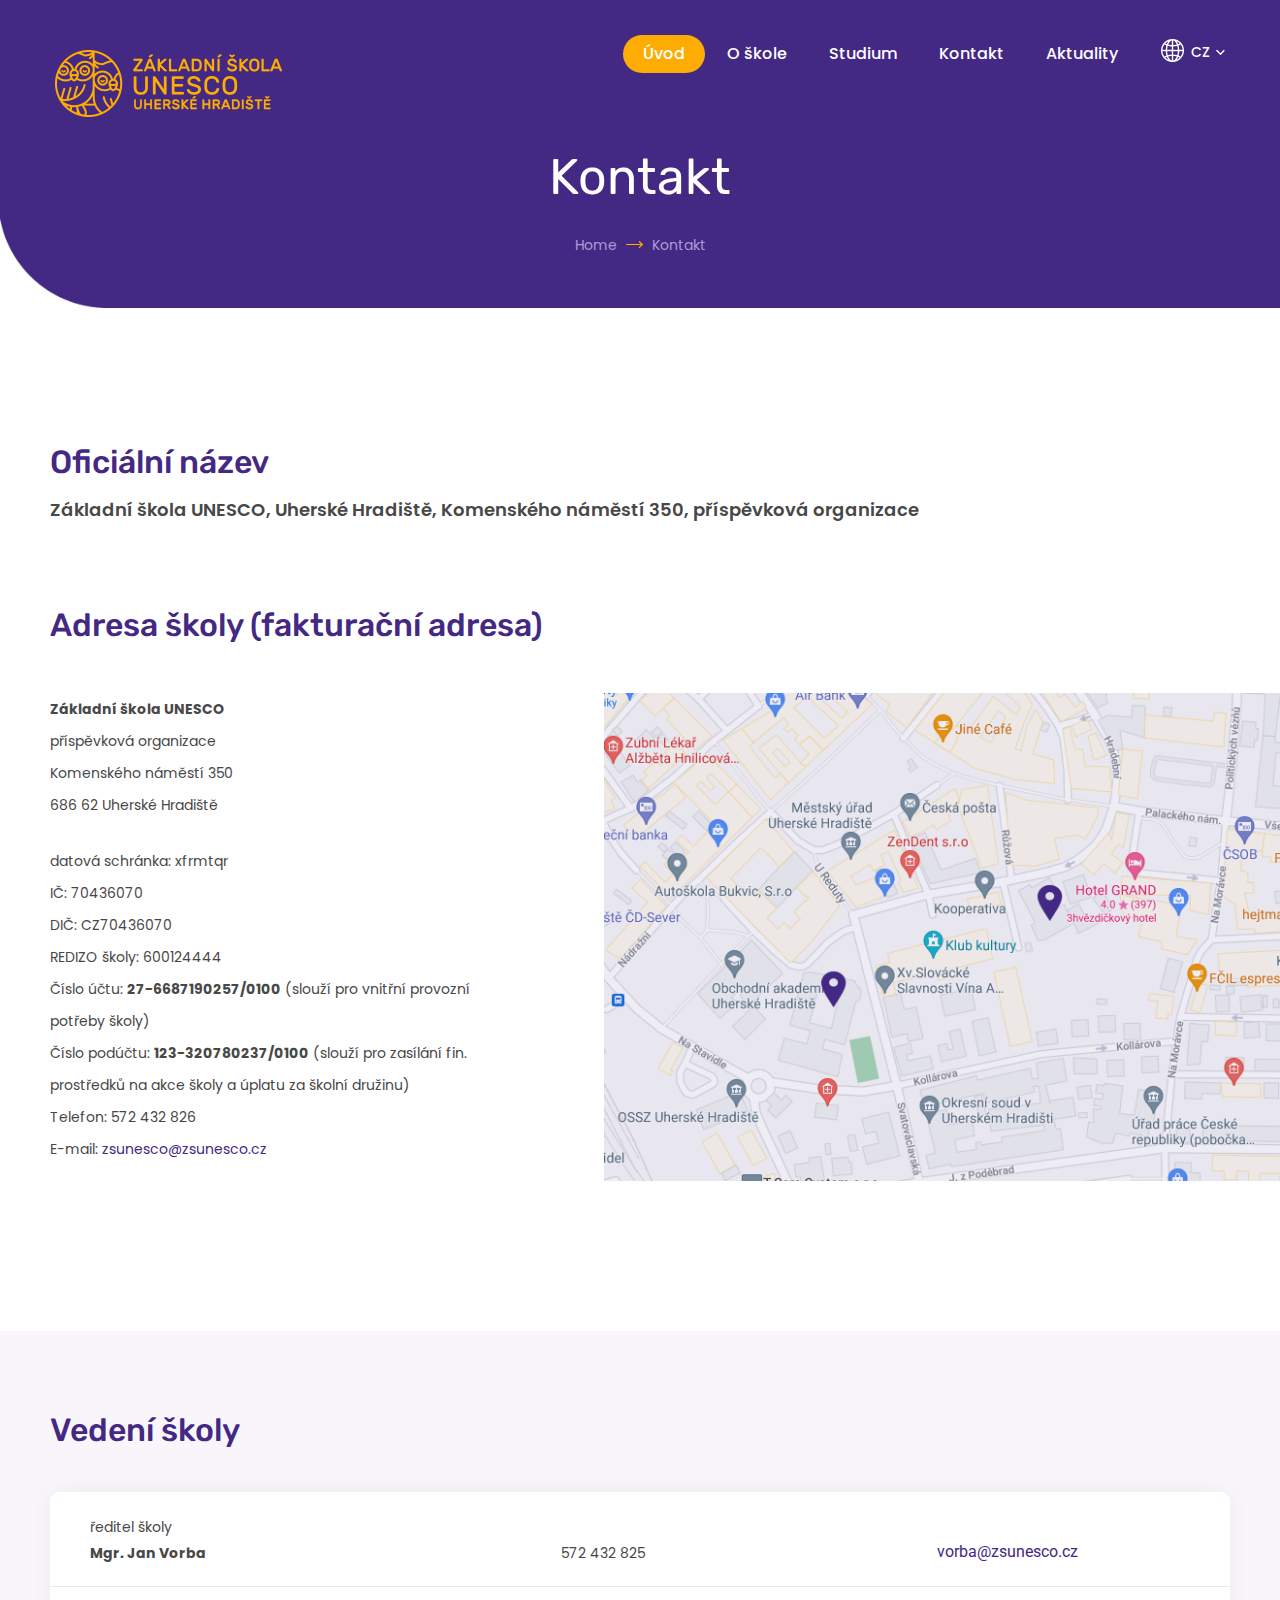
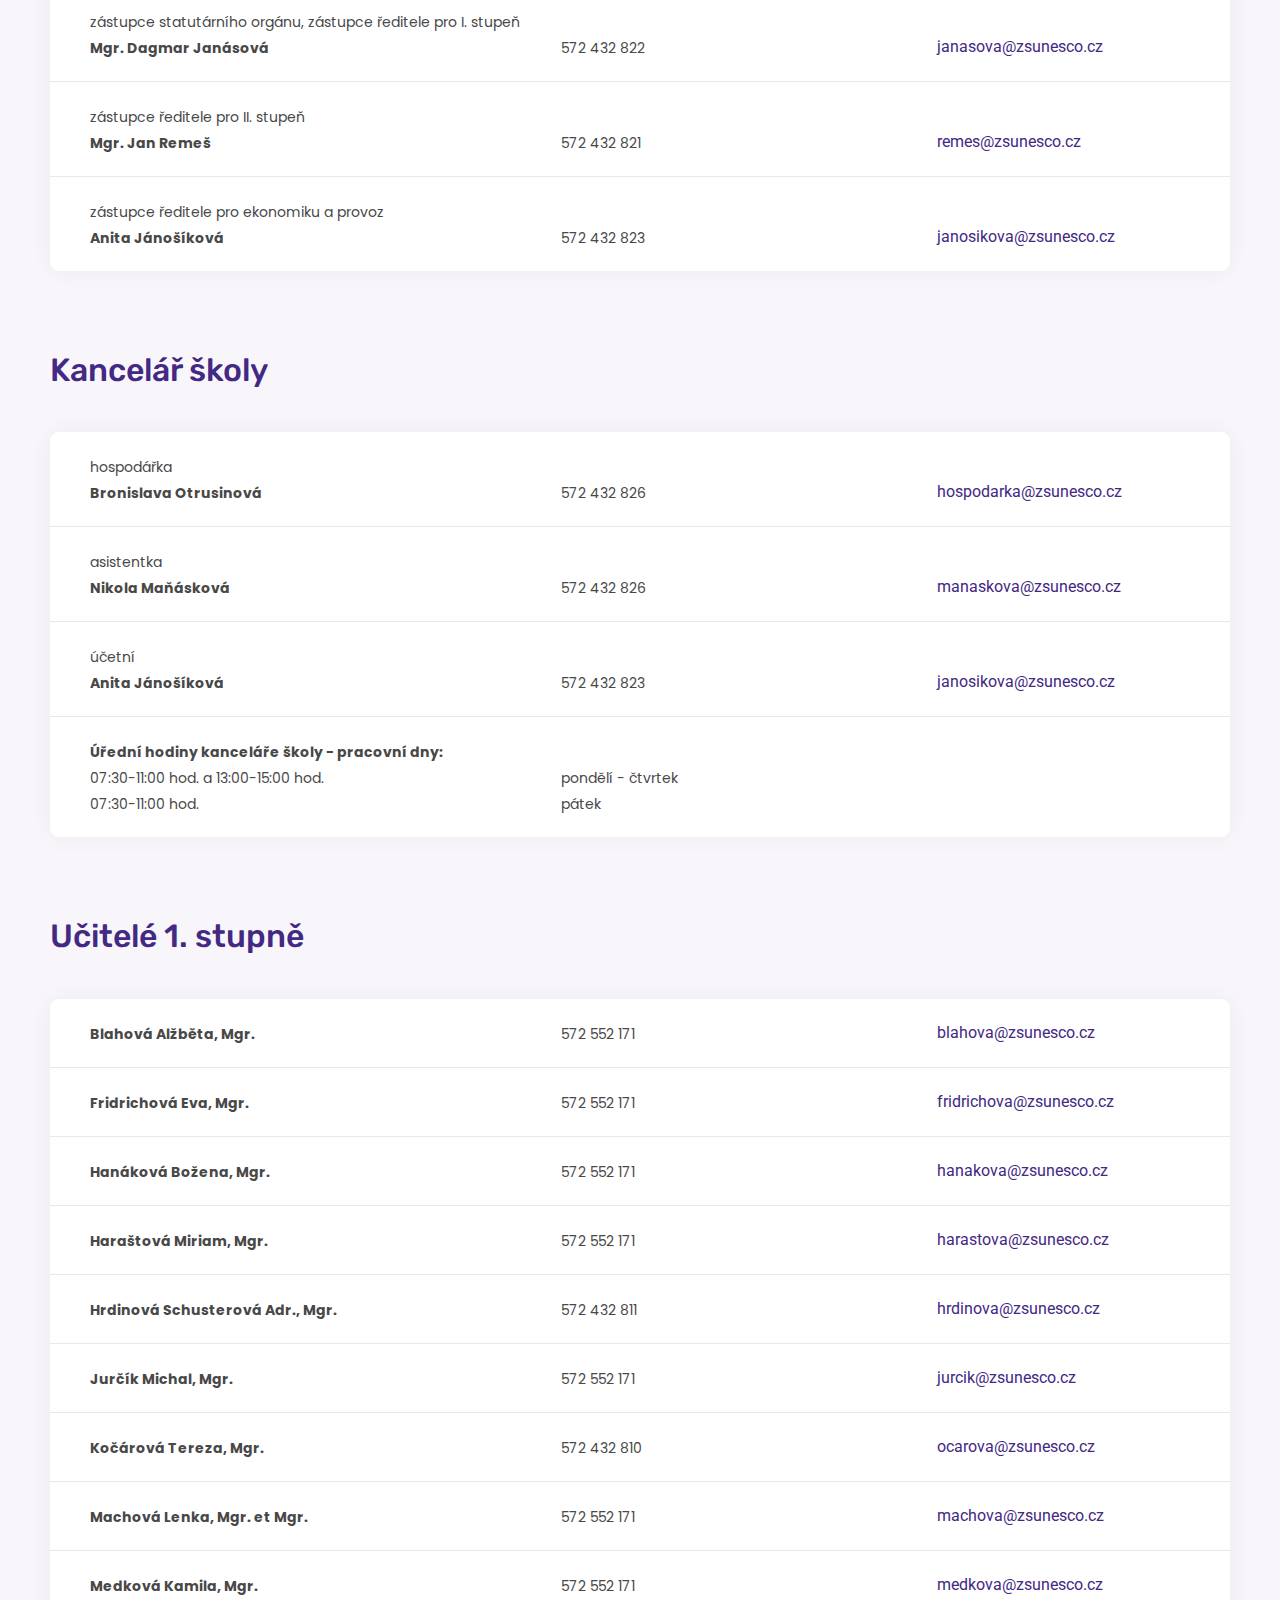
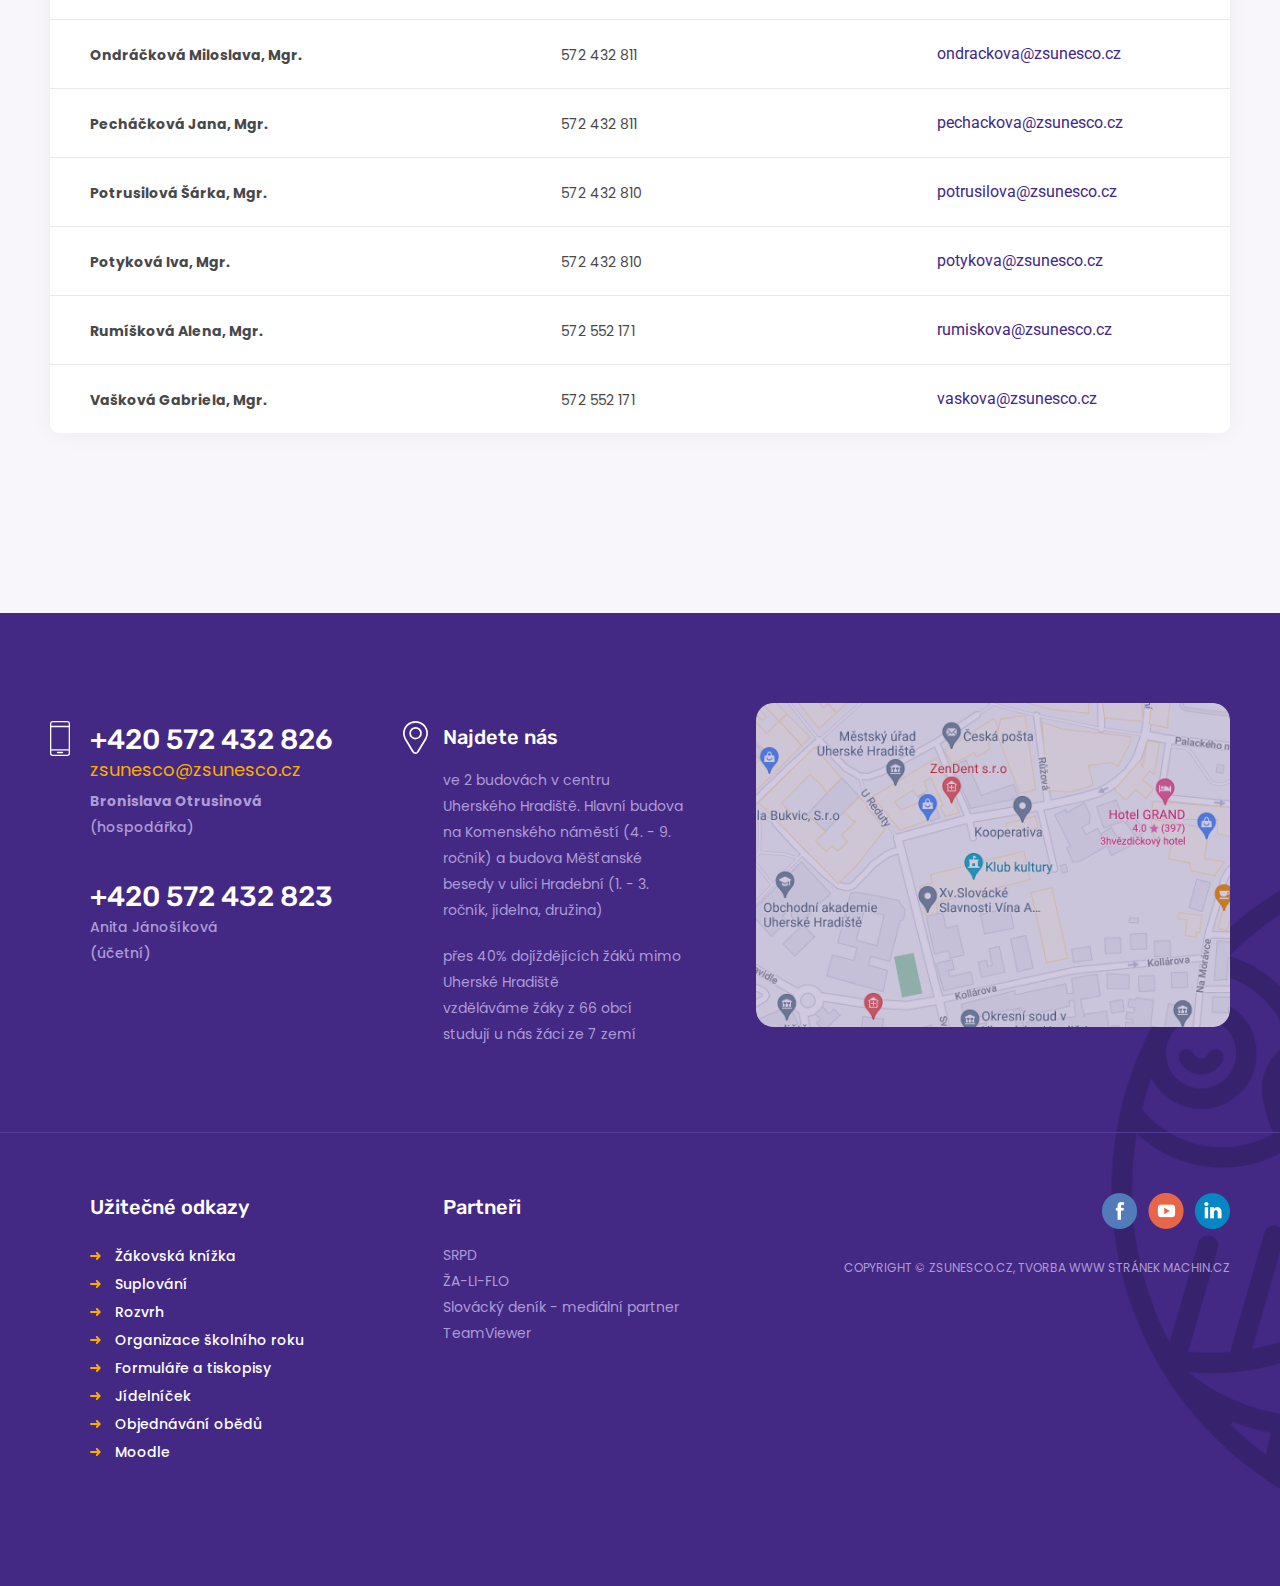
<file: kontakt.html>
<html lang="cs">
<head>
    <meta charset="UTF-8">
    <meta name="viewport" content="width=device-width, initial-scale=1.0">
    <link rel="shortcut icon" href="favicon.ico" type="image/x-icon">
    <link rel="stylesheet" href="css/bootstrap.min.css">
    <link rel="stylesheet" href="css/owl.carousel.min.css">
    <link rel="stylesheet" href="css/owl.theme.default.min.css">
    <link rel="stylesheet" href="css/style.css">
    <title>Základní škola UNSECO - Uherské Hradiště</title>
</head>
<body>
    <div class="header header-sub">
        <div class="container-fluid">
            <nav class="navbar navbar-expand-lg navbar-dark">
                <a class="navbar-brand" href="#"><img src="img/logo.svg" alt="logo" class="img-fluid"></a>
                <button class="navbar-toggler" type="button" data-toggle="collapse" data-target="#head-nav" aria-controls="head-nav" aria-expanded="false" aria-label="Toggle navigation">
                    <span class="navbar-toggler-icon"></span>
                </button>
                <div class="collapse navbar-collapse" id="head-nav">
                    <ul class="navbar-nav ml-auto">
                        <li class="nav-item active">
                            <a class="nav-link" href="#">Úvod</a>
                        </li>
                        <li class="nav-item">
                            <a class="nav-link" href="#">O škole</a>
                        </li>
                        <li class="nav-item">
                            <a class="nav-link" href="#">Studium</a>
                        </li>
                        <li class="nav-item">
                            <a class="nav-link" href="#">Kontakt</a>
                        </li>
                        <li class="nav-item">
                            <a class="nav-link" href="#">Aktuality</a>
                        </li>
                        <li class="nav-item d-lg-none">
                            <div class="languages">
                                <div class="dropdown">
                                    <a class="dropdown-toggle" type="button" id="dropdownMenuButton" data-toggle="dropdown" aria-haspopup="true" aria-expanded="false">
                                        cz
                                    </a>
                                    <div class="dropdown-menu" aria-labelledby="dropdownMenuButton">
                                        <a class="dropdown-item" href="#">cz</a>
                                        <a class="dropdown-item" href="#">en</a>
                                        <a class="dropdown-item" href="#">de</a>
                                    </div>
                                </div>
                            </div>
                        </li>
                    </ul>
                </div>
                <div class="languages d-none d-lg-flex">
                    <div class="dropdown">
                        <a class="dropdown-toggle" type="button" id="dropdownMenuButton" data-toggle="dropdown" aria-haspopup="true" aria-expanded="false">
                            cz
                        </a>
                        <div class="dropdown-menu" aria-labelledby="dropdownMenuButton">
                            <a class="dropdown-item" href="#">cz</a>
                            <a class="dropdown-item" href="#">en</a>
                            <a class="dropdown-item" href="#">de</a>
                        </div>
                    </div>
                </div>
            </nav>   
            <div class="header-heading">
                <h1>Kontakt</h1>
                <div class="bread">
                    <ul>
                        <li>
                            <a href="#">Home</a>
                        </li>
                        <li>
                            <a href="#">Kontakt</a>
                        </li>
                    </ul>
                </div>
            </div> 
        </div>
    </div>
    <div class="subpage pb-0">
        <div class="container">
            <div class="sub-contact">
                <div>
                    <div class="main-c">
                        <h2>Oficiální název</h2>
                        <p>Základní škola UNESCO, Uherské Hradiště, Komenského náměstí 350, příspěvková organizace</p>
                    </div>
                    <h2 class="mapa-h">Adresa školy (fakturační adresa)</h2>
                    <div class="row mapa-row">
                        <div class="col-12 col-lg-5">
                            <div class="mb-4">
                                <p><b>Základní škola UNESCO</b></p>
                                <p>příspěvková organizace</p>
                                <p>Komenského náměstí 350</p>
                                <p>686 62 Uherské Hradiště</p>
                            </div>
                            <div>
                                <p>datová schránka: xfrmtqr</p>
                                <p>IČ: 70436070</p>
                                <p>DIČ: CZ70436070</p>
                                <p>REDIZO školy: 600124444</p>
                                <p>Číslo účtu: <b>27-6687190257/0100</b> (slouží pro vnitřní provozní potřeby školy)</p>
                                <p>Číslo podúčtu: <b>123-320780237/0100</b> (slouží pro zasílání fin. prostředků na akce školy a úplatu za školní družinu)</p>
                                <p>Telefon: 572 432 826</p>
                                <p>E-mail: <a href="mailto:zsunesco@zsunesco.cz">zsunesco@zsunesco.cz</a></p>
                            </div>
                        </div>
                        <div class="col-12 col-lg-7">
                            <img src="img/map2.png" alt="mapa" class="img-fluid mapa">
                        </div>
                    </div>    
                </div>
            </div>
        </div>
        <div class="contact-purple">
            <div class="container">
                <div class="contact-boxes">
                    <div class="c-box">
                        <h2>Vedení školy</h2>
                        <div class="c-box-content">
                            <div class="row">
                                <div class="col-12">
                                    <div class="c-box-col">
                                        <div class="row">
                                            <div class="col-12">
                                                <div class="row">
                                                    <div class="col-12 col-lg-5">
                                                        <p>ředitel školy</p>
                                                    </div>
                                                </div>
                                            </div>
                                            <div class="col-12">
                                                <div class="row">
                                                    <div class="col-12 col-lg-5">
                                                        <p><b>Mgr. Jan Vorba</b></p>
                                                    </div>
                                                    <div class="col-12 col-lg-4">
                                                        <p>572 432 825</p>
                                                    </div>
                                                    <div class="col-12 col-lg-3">
                                                        <a href="mailto:vorba@zsunesco.cz">vorba@zsunesco.cz</a>    
                                                    </div>
                                                </div>
                                            </div>
                                        </div>
                                    </div>
                                </div>
                                <div class="col-12">
                                    <div class="c-box-col">
                                        <div class="row">
                                            <div class="col-12">
                                                <div class="row">
                                                    <div class="col-12 col-lg-5">
                                                        <p>zástupce statutárního orgánu, zástupce ředitele pro I. stupeň</p>
                                                    </div>
                                                </div>
                                            </div>
                                            <div class="col-12">
                                                <div class="row">
                                                    <div class="col-12 col-lg-5">
                                                        <p><b>Mgr. Dagmar Janásová</b></p>
                                                    </div>
                                                    <div class="col-12 col-lg-4">
                                                        <p>572 432 822</p>
                                                    </div>
                                                    <div class="col-12 col-lg-3">
                                                        <a href="mailto:janasova@zsunesco.cz">janasova@zsunesco.cz</a>    
                                                    </div>
                                                </div>
                                            </div>
                                        </div>
                                    </div>
                                </div>
                                <div class="col-12">
                                    <div class="c-box-col">
                                        <div class="row">
                                            <div class="col-12">
                                                <div class="row">
                                                    <div class="col-12 col-lg-5">
                                                        <p>zástupce ředitele pro II. stupeň</p>
                                                    </div>
                                                </div>
                                            </div>
                                            <div class="col-12">
                                                <div class="row">
                                                    <div class="col-12 col-lg-5">
                                                        <p><b>Mgr. Jan Remeš</b></p>
                                                    </div>
                                                    <div class="col-12 col-lg-4">
                                                        <p>572 432 821</p>
                                                    </div>
                                                    <div class="col-12 col-lg-3">
                                                        <a href="mailto:remes@zsunesco.cz">remes@zsunesco.cz</a>    
                                                    </div>
                                                </div>
                                            </div>
                                        </div>
                                    </div>
                                </div>
                                <div class="col-12">
                                    <div class="c-box-col">
                                        <div class="row">
                                            <div class="col-12">
                                                <div class="row">
                                                    <div class="col-12 col-lg-5">
                                                        <p>zástupce ředitele pro ekonomiku a provoz</p>
                                                    </div>
                                                </div>
                                            </div>
                                            <div class="col-12">
                                                <div class="row">
                                                    <div class="col-12 col-lg-5">
                                                        <p><b>Anita Jánošíková</b></p>
                                                    </div>
                                                    <div class="col-12 col-lg-4">
                                                        <p>572 432 823</p>
                                                    </div>
                                                    <div class="col-12 col-lg-3">
                                                        <a href="mailto:janosikova@zsunesco.cz">janosikova@zsunesco.cz</a>    
                                                    </div>
                                                </div>
                                            </div>
                                        </div>
                                    </div>
                                </div>
                            </div>    
                        </div>
                        <h2>Kancelář školy</h2>
                        <div class="c-box-content">
                            <div class="row">
                                <div class="col-12">
                                    <div class="c-box-col">
                                        <div class="row">
                                            <div class="col-12">
                                                <div class="row">
                                                    <div class="col-12 col-lg-5">
                                                        <p>hospodářka</p>
                                                    </div>
                                                </div>
                                            </div>
                                            <div class="col-12">
                                                <div class="row">
                                                    <div class="col-12 col-lg-5">
                                                        <p><b>Bronislava Otrusinová</b></p>
                                                    </div>
                                                    <div class="col-12 col-lg-4">
                                                        <p>572 432 826</p>
                                                    </div>
                                                    <div class="col-12 col-lg-3">
                                                        <a href="mailto:hospodarka@zsunesco.cz">hospodarka@zsunesco.cz</a>    
                                                    </div>
                                                </div>
                                            </div>
                                        </div>
                                    </div>
                                </div>
                                <div class="col-12">
                                    <div class="c-box-col">
                                        <div class="row">
                                            <div class="col-12">
                                                <div class="row">
                                                    <div class="col-12 col-lg-5">
                                                        <p>asistentka</p>
                                                    </div>
                                                </div>
                                            </div>
                                            <div class="col-12">
                                                <div class="row">
                                                    <div class="col-12 col-lg-5">
                                                        <p><b>Nikola Maňásková</b></p>
                                                    </div>
                                                    <div class="col-12 col-lg-4">
                                                        <p>572 432 826</p>
                                                    </div>
                                                    <div class="col-12 col-lg-3">
                                                        <a href="mailto:manaskova@zsunesco.cz">manaskova@zsunesco.cz</a>    
                                                    </div>
                                                </div>
                                            </div>
                                        </div>
                                    </div>
                                </div>
                                <div class="col-12">
                                    <div class="c-box-col">
                                        <div class="row">
                                            <div class="col-12">
                                                <div class="row">
                                                    <div class="col-12 col-lg-5">
                                                        <p>účetní</p>
                                                    </div>
                                                </div>
                                            </div>
                                            <div class="col-12">
                                                <div class="row">
                                                    <div class="col-12 col-lg-5">
                                                        <p><b>Anita Jánošíková</b></p>
                                                    </div>
                                                    <div class="col-12 col-lg-4">
                                                        <p>572 432 823</p>
                                                    </div>
                                                    <div class="col-12 col-lg-3">
                                                        <a href="mailto:janosikova@zsunesco.cz">janosikova@zsunesco.cz</a>    
                                                    </div>
                                                </div>
                                            </div>
                                        </div>
                                    </div>
                                </div>
                                <div class="col-12">
                                    <div class="c-box-col">
                                        <div class="row">
                                            <div class="col-12">
                                                <div class="row">
                                                    <div class="col-12 col-lg-5">
                                                        <p><b>Úřední hodiny kanceláře školy - pracovní dny:</b></p>
                                                    </div>
                                                </div>
                                            </div>
                                            <div class="col-12">
                                                <div class="row">
                                                    <div class="col-12 col-lg-5">
                                                        <p>07:30-11:00 hod. a 13:00-15:00 hod.</p>
                                                        <p>07:30-11:00 hod.	</p>
                                                    </div>
                                                    <div class="col-12 col-lg-4">
                                                        <p>pondělí - čtvrtek</p>
                                                        <p>pátek</p>
                                                    </div>
                                                </div>
                                            </div>
                                        </div>
                                    </div>
                                </div>
                            </div>    
                        </div>
                        <h2>Učitelé 1. stupně</h2>
                        <div class="c-box-content">
                            <div class="row">
                                <div class="col-12">
                                    <div class="c-box-col">
                                        <div class="row">
                                            <div class="col-12 col-lg-5">
                                                <p><b>Blahová Alžběta, Mgr.</b></p>
                                            </div>
                                            <div class="col-12 col-lg-4">
                                                <p>572 552 171</p>
                                            </div>
                                            <div class="col-12 col-lg-3">
                                                <a href="mailto:blahova@zsunesco.cz">blahova@zsunesco.cz</a>    
                                            </div>
                                        </div>
                                    </div>
                                </div>
                                <div class="col-12">
                                    <div class="c-box-col">
                                        <div class="row">
                                            <div class="col-12 col-lg-5">
                                                <p><b>Fridrichová Eva, Mgr.</b></p>
                                            </div>
                                            <div class="col-12 col-lg-4">
                                                <p>572 552 171</p>
                                            </div>
                                            <div class="col-12 col-lg-3">
                                                <a href="mailto:fridrichova@zsunesco.cz">fridrichova@zsunesco.cz</a>    
                                            </div>
                                        </div>
                                    </div>
                                </div>
                                <div class="col-12">
                                    <div class="c-box-col">
                                        <div class="row">
                                            <div class="col-12 col-lg-5">
                                                <p><b>Hanáková Božena, Mgr.</b></p>
                                            </div>
                                            <div class="col-12 col-lg-4">
                                                <p>572 552 171</p>
                                            </div>
                                            <div class="col-12 col-lg-3">
                                                <a href="mailto:hanakova@zsunesco.cz">hanakova@zsunesco.cz</a>    
                                            </div>
                                        </div>
                                    </div>
                                </div>
                                <div class="col-12">
                                    <div class="c-box-col">
                                        <div class="row">
                                            <div class="col-12 col-lg-5">
                                                <p><b>Haraštová Miriam, Mgr.</b></p>
                                            </div>
                                            <div class="col-12 col-lg-4">
                                                <p>572 552 171</p>
                                            </div>
                                            <div class="col-12 col-lg-3">
                                                <a href="mailto:harastova@zsunesco.cz">harastova@zsunesco.cz</a>    
                                            </div>
                                        </div>
                                    </div>
                                </div>
                                <div class="col-12">
                                    <div class="c-box-col">
                                        <div class="row">
                                            <div class="col-12 col-lg-5">
                                                <p><b>Hrdinová Schusterová Adr., Mgr.</b></p>
                                            </div>
                                            <div class="col-12 col-lg-4">
                                                <p>572 432 811</p>
                                            </div>
                                            <div class="col-12 col-lg-3">
                                                <a href="mailto:hrdinova@zsunesco.cz">hrdinova@zsunesco.cz</a>    
                                            </div>
                                        </div>
                                    </div>
                                </div>
                                <div class="col-12">
                                    <div class="c-box-col">
                                        <div class="row">
                                            <div class="col-12 col-lg-5">
                                                <p><b>Jurčík Michal, Mgr.</b></p>
                                            </div>
                                            <div class="col-12 col-lg-4">
                                                <p>572 552 171</p>
                                            </div>
                                            <div class="col-12 col-lg-3">
                                                <a href="mailto:jurcik@zsunesco.cz">jurcik@zsunesco.cz</a>    
                                            </div>
                                        </div>
                                    </div>
                                </div>
                                <div class="col-12">
                                    <div class="c-box-col">
                                        <div class="row">
                                            <div class="col-12 col-lg-5">
                                                <p><b>Kočárová Tereza, Mgr.</b></p>
                                            </div>
                                            <div class="col-12 col-lg-4">
                                                <p>572 432 810</p>
                                            </div>
                                            <div class="col-12 col-lg-3">
                                                <a href="mailto:ocarova@zsunesco.cz">ocarova@zsunesco.cz</a>    
                                            </div>
                                        </div>
                                    </div>
                                </div>
                                <div class="col-12">
                                    <div class="c-box-col">
                                        <div class="row">
                                            <div class="col-12 col-lg-5">
                                                <p><b>Machová Lenka, Mgr. et Mgr.</b></p>
                                            </div>
                                            <div class="col-12 col-lg-4">
                                                <p>572 552 171</p>
                                            </div>
                                            <div class="col-12 col-lg-3">
                                                <a href="mailto:machova@zsunesco.cz">machova@zsunesco.cz</a>    
                                            </div>
                                        </div>
                                    </div>
                                </div>
                                <div class="col-12">
                                    <div class="c-box-col">
                                        <div class="row">
                                            <div class="col-12 col-lg-5">
                                                <p><b>Medková Kamila, Mgr.</b></p>
                                            </div>
                                            <div class="col-12 col-lg-4">
                                                <p>572 552 171</p>
                                            </div>
                                            <div class="col-12 col-lg-3">
                                                <a href="mailto:medkova@zsunesco.cz">medkova@zsunesco.cz</a>    
                                            </div>
                                        </div>
                                    </div>
                                </div>
                                <div class="col-12">
                                    <div class="c-box-col">
                                        <div class="row">
                                            <div class="col-12 col-lg-5">
                                                <p><b>Ondráčková Miloslava, Mgr.</b></p>
                                            </div>
                                            <div class="col-12 col-lg-4">
                                                <p>572 432 811</p>
                                            </div>
                                            <div class="col-12 col-lg-3">
                                                <a href="mailto:ondrackova@zsunesco.cz">ondrackova@zsunesco.cz</a>    
                                            </div>
                                        </div>
                                    </div>
                                </div>
                                <div class="col-12">
                                    <div class="c-box-col">
                                        <div class="row">
                                            <div class="col-12 col-lg-5">
                                                <p><b>Pecháčková Jana, Mgr.</b></p>
                                            </div>
                                            <div class="col-12 col-lg-4">
                                                <p>572 432 811</p>
                                            </div>
                                            <div class="col-12 col-lg-3">
                                                <a href="mailto:pechackova@zsunesco.cz">pechackova@zsunesco.cz</a>    
                                            </div>
                                        </div>
                                    </div>
                                </div>
                                <div class="col-12">
                                    <div class="c-box-col">
                                        <div class="row">
                                            <div class="col-12 col-lg-5">
                                                <p><b>Potrusilová Šárka, Mgr.</b></p>
                                            </div>
                                            <div class="col-12 col-lg-4">
                                                <p>572 432 810</p>
                                            </div>
                                            <div class="col-12 col-lg-3">
                                                <a href="mailto:potrusilova@zsunesco.cz">potrusilova@zsunesco.cz</a>    
                                            </div>
                                        </div>
                                    </div>
                                </div>
                                <div class="col-12">
                                    <div class="c-box-col">
                                        <div class="row">
                                            <div class="col-12 col-lg-5">
                                                <p><b>Potyková Iva, Mgr.</b></p>
                                            </div>
                                            <div class="col-12 col-lg-4">
                                                <p>572 432 810</p>
                                            </div>
                                            <div class="col-12 col-lg-3">
                                                <a href="mailto:potykova@zsunesco.cz">potykova@zsunesco.cz</a>    
                                            </div>
                                        </div>
                                    </div>
                                </div>
                                <div class="col-12">
                                    <div class="c-box-col">
                                        <div class="row">
                                            <div class="col-12 col-lg-5">
                                                <p><b>Rumíšková Alena, Mgr.</b></p>
                                            </div>
                                            <div class="col-12 col-lg-4">
                                                <p>572 552 171</p>
                                            </div>
                                            <div class="col-12 col-lg-3">
                                                <a href="mailto:rumiskova@zsunesco.cz">rumiskova@zsunesco.cz</a>    
                                            </div>
                                        </div>
                                    </div>
                                </div>
                                <div class="col-12">
                                    <div class="c-box-col">
                                        <div class="row">
                                            <div class="col-12 col-lg-5">
                                                <p><b>Vašková Gabriela, Mgr.</b></p>
                                            </div>
                                            <div class="col-12 col-lg-4">
                                                <p>572 552 171</p>
                                            </div>
                                            <div class="col-12 col-lg-3">
                                                <a href="mailto:vaskova@zsunesco.cz">vaskova@zsunesco.cz</a>    
                                            </div>
                                        </div>
                                    </div>
                                </div>
                            </div>    
                        </div>
                    </div>
                </div>
            </div>
        </div>
    </div>
    <div class="footer">
        <div class="footer-first-row">
            <div class="container">
                <div class="row">
                    <div class="col-12 col-xl-7">
                        <div class="row">
                            <div class="col-12 col-md-6">
                                <div class="phone">
                                    <div>
                                        <h3>+420 572 432 826</h3>
                                        <a href="mailto:#">zsunesco@zsunesco.cz</a>
                                        <p><b>Bronislava Otrusinová</b></p>
                                        <p>(hospodářka)</p>
                                    </div>
                                    <div>
                                        <h3>+420 572 432 823</h3>
                                        <p>Anita Jánošíková</p>
                                        <p>(účetní)</p>
                                    </div>
                                </div>
                            </div>
                            <div class="col-12 col-md-6">
                                <div class="find-us">
                                    <h3>Najdete nás</h3>
                                    <p>ve 2 budovách v centru Uherského Hradiště. Hlavní budova na Komenského náměstí (4. - 9. ročník) a budova Měšťanské besedy v ulici Hradební (1. - 3. ročník, jídelna, družina)</p>
                                    <p>
                                        <span class="d-block">přes 40% dojíždějících žáků mimo Uherské Hradiště</span>
                                        <span class="d-block">vzděláváme žáky z 66 obcí</span>
                                        <span class="d-block">studují u nás žáci ze 7 zemí</span>
                                    </p>
                                </div>
                            </div>
                        </div>
                    </div>
                    <div class="col-12 col-xl-5">
                        <div class="map">
                            <img src="img/map.png" alt="mapa" class="img-fluid">
                        </div>
                    </div>
                </div>
            </div>
        </div>
        <div class="footer-second-row">
            <div class="container">
                <div class="row">
                    <div class="col-12 col-xl-7">
                        <div class="row">
                            <div class="col-12 col-md-6">
                                <div class="footer-menu">
                                    <h3>Užitečné odkazy</h3>
                                    <ul>
                                        <li>
                                            <a href="#">Žákovská knížka</a>
                                        </li>
                                        <li>
                                            <a href="#">Suplování</a>
                                        </li>
                                        <li>
                                            <a href="#">Rozvrh</a>
                                        </li>
                                        <li>
                                            <a href="#">Organizace školního roku</a>
                                        </li>
                                        <li>
                                            <a href="#">Formuláře a tiskopisy</a>
                                        </li>
                                        <li>
                                            <a href="#">Jídelníček</a>
                                        </li>
                                        <li>
                                            <a href="#">Objednávání obědů</a>
                                        </li>
                                        <li>
                                            <a href="#">Moodle</a>
                                        </li>
                                    </ul>
                                </div>
                            </div>
                            <div class="col-12 col-md-6">
                                <div class="partners">
                                    <h3>Partneři</h3>
                                    <ul>
                                        <li>
                                            <a href="#">SRPD</a>
                                        </li>
                                        <li>
                                            <a href="#">ŽA-LI-FLO</a>
                                        </li>
                                        <li>
                                            <a href="#">Slovácký deník - mediální partner</a>
                                        </li>
                                        <li>
                                            <a href="#">TeamViewer</a>
                                        </li>
                                    </ul>
                                </div>
                            </div>
                        </div>
                    </div>
                    <div class="col-12 col-xl-5">
                        <div class="socials">
                            <ul>
                                <li>
                                    <a href="#"><img src="img/fb.svg" alt="fb"></a>
                                </li>
                                <li>
                                    <a href="#"><img src="img/yt.svg" alt="yt"></a>
                                </li>
                                <li>
                                    <a href="#"><img src="img/in.svg" alt="in"></a>
                                </li>
                            </ul>
                        </div>
                        <p class="copyright">Copyright © zsunesco.cz, Tvorba www stránek <a href="www.machin.cz">MACHIN.cz</a></p>
                    </div>
                </div>
            </div>
        </div>
    </div>
    <script src="js/jquery-3.5.1.slim.min.js"></script>
    <script src="js/popper.min.js"></script>
    <script src="js/bootstrap.min.js"></script>
    <script src="js/owl.carousel.min.js"></script>
    <script src="js/javascript.js"></script>
</body>
</html>
</file>
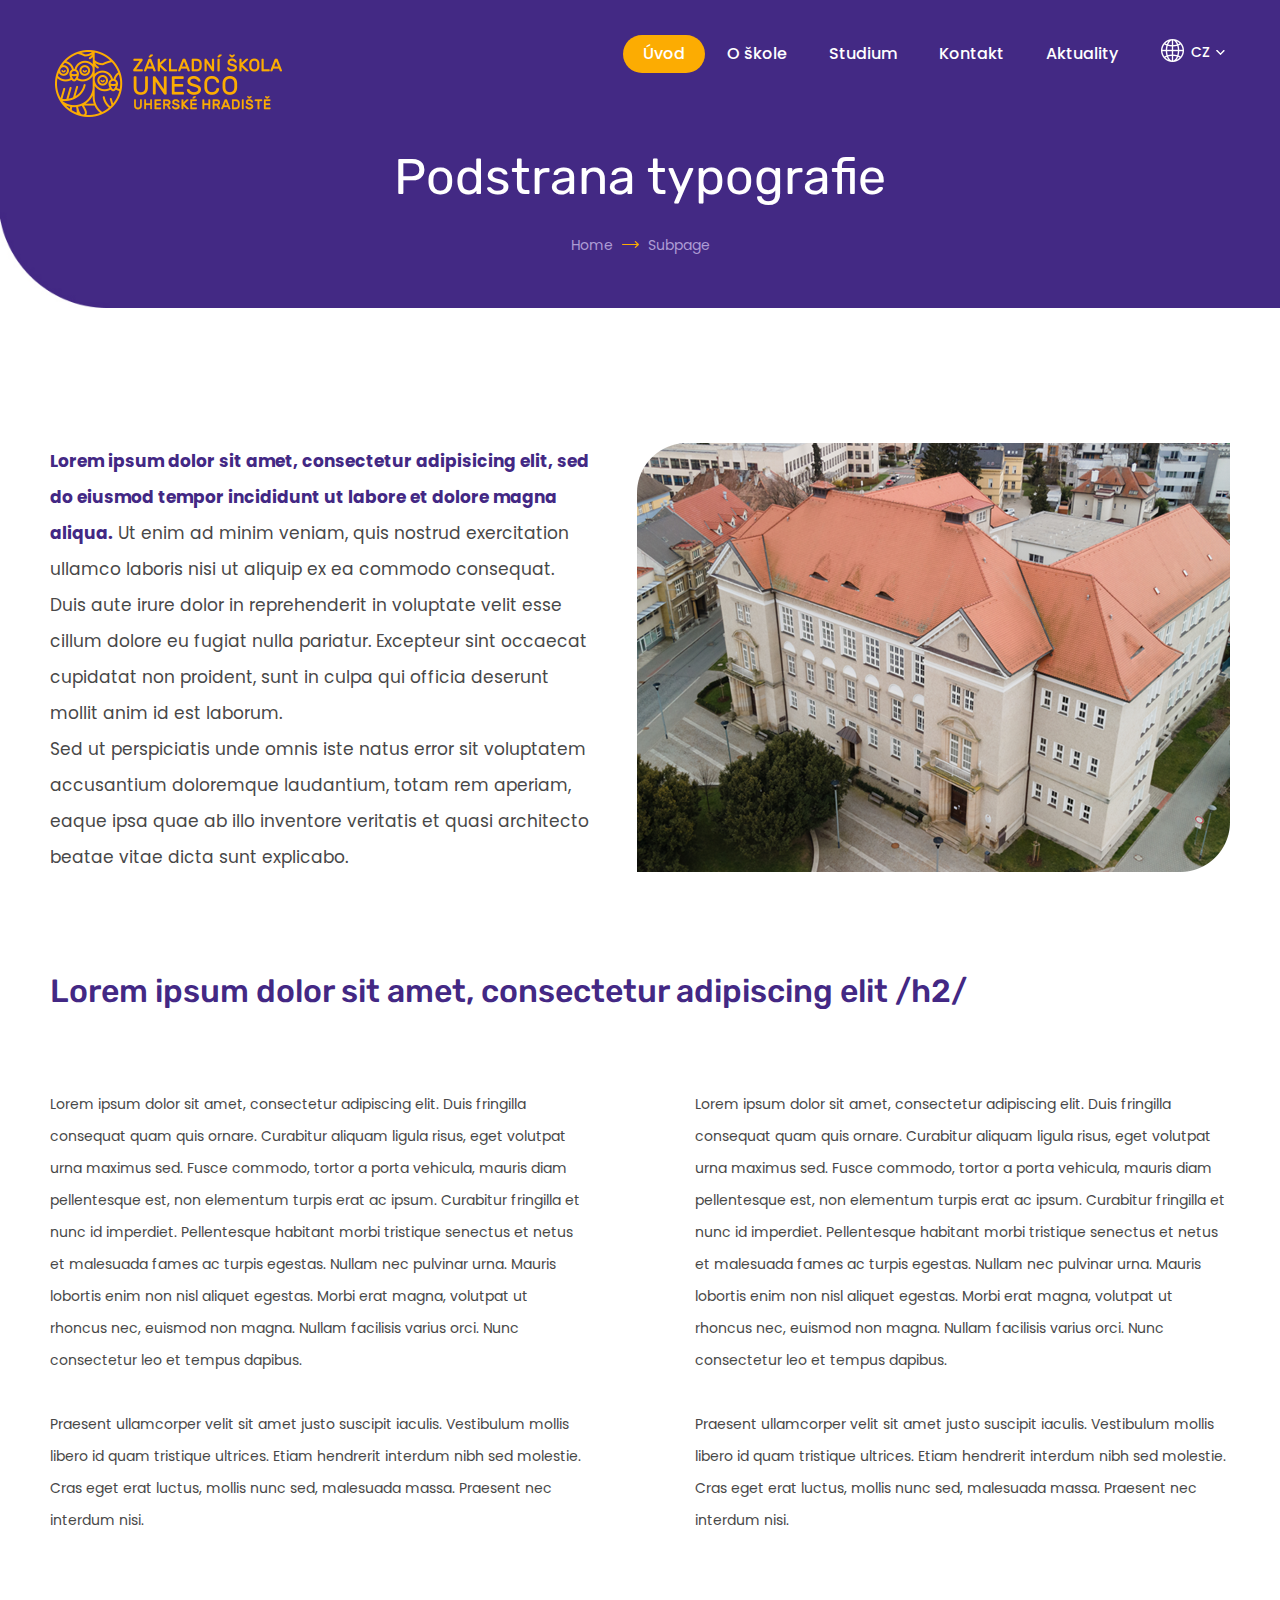
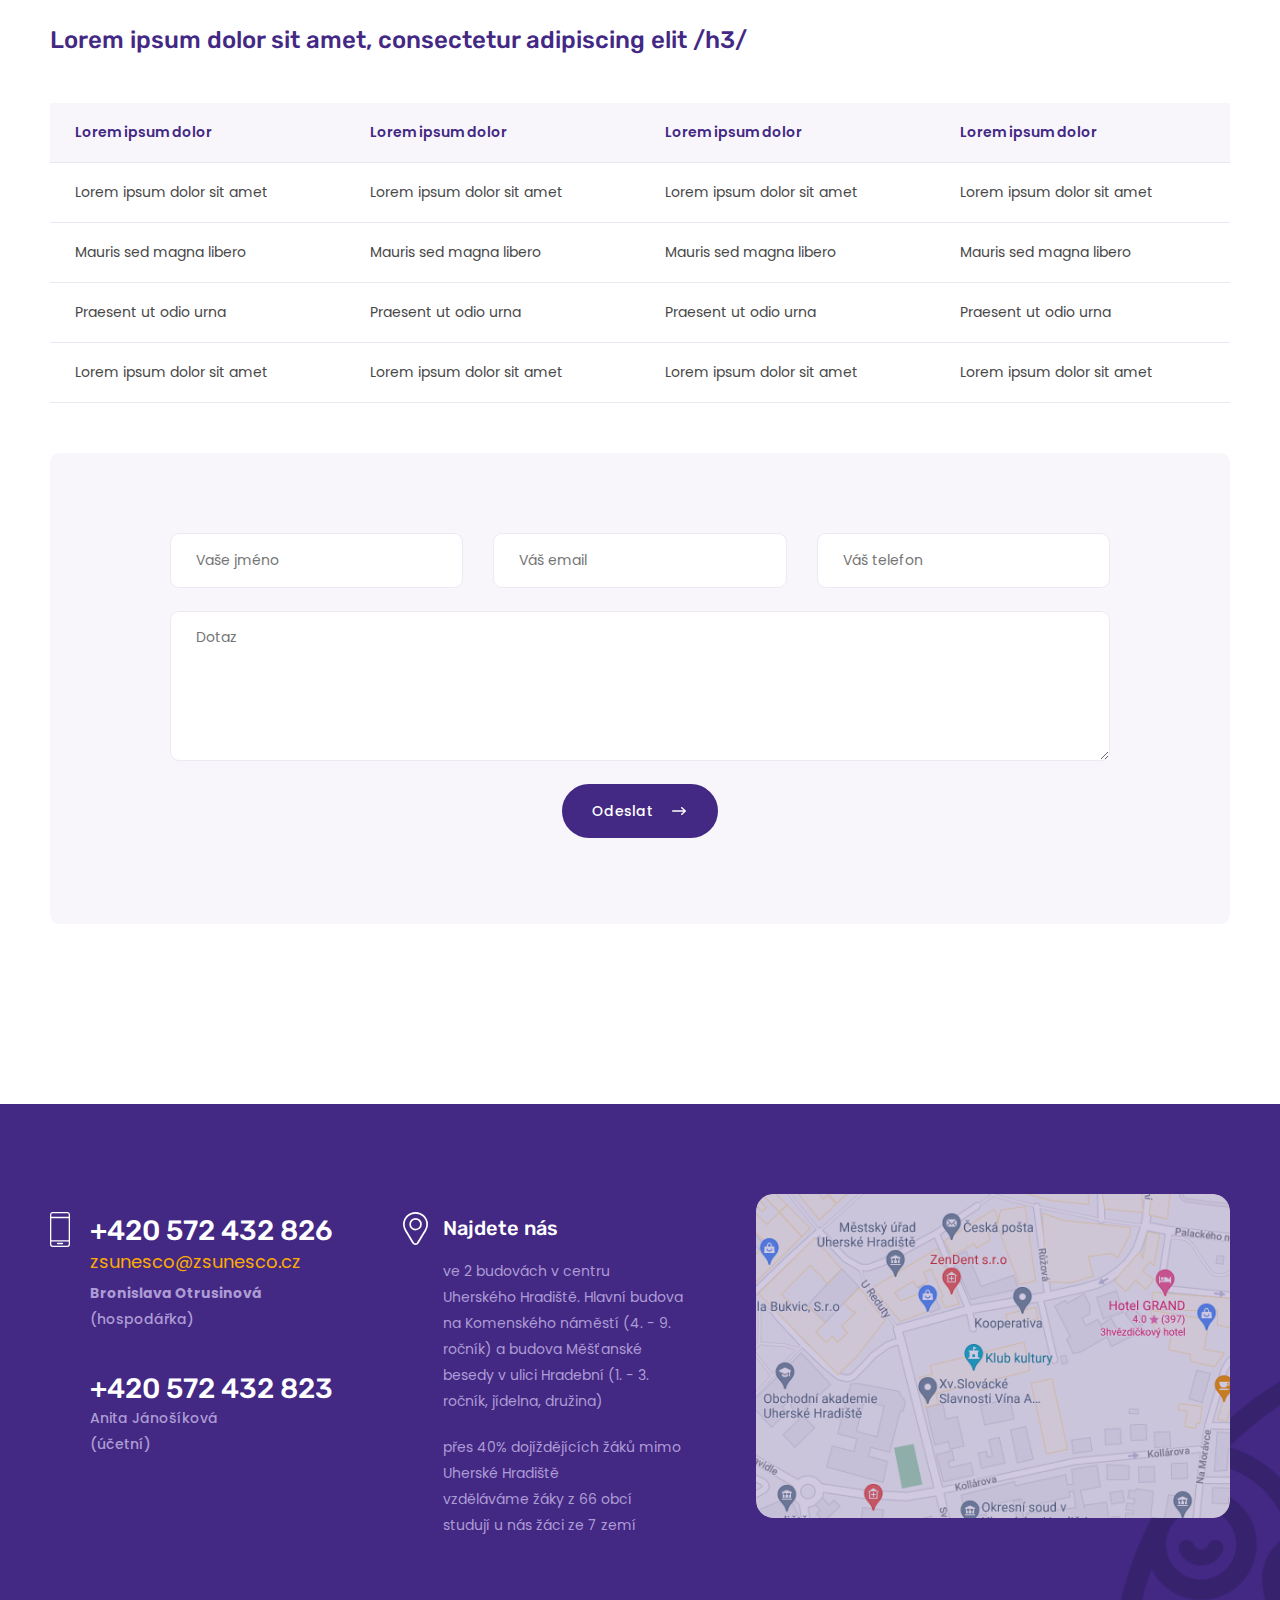
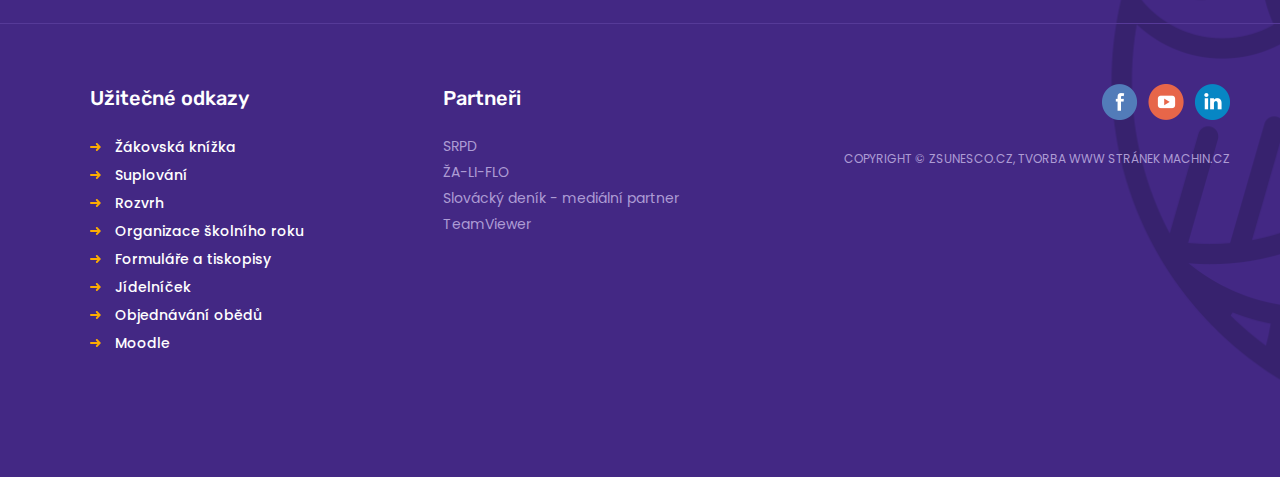
<file: typografie.html>
<html lang="cs">
<head>
    <meta charset="UTF-8">
    <meta name="viewport" content="width=device-width, initial-scale=1.0">
    <link rel="shortcut icon" href="favicon.ico" type="image/x-icon">
    <link rel="stylesheet" href="css/bootstrap.min.css">
    <link rel="stylesheet" href="css/owl.carousel.min.css">
    <link rel="stylesheet" href="css/owl.theme.default.min.css">
    <link rel="stylesheet" href="css/style.css">
    <title>Základní škola UNSECO - Uherské Hradiště</title>
</head>
<body>
    <div class="header header-sub">
        <div class="container-fluid">
            <nav class="navbar navbar-expand-lg navbar-dark">
                <a class="navbar-brand" href="#"><img src="img/logo.svg" alt="logo" class="img-fluid"></a>
                <button class="navbar-toggler" type="button" data-toggle="collapse" data-target="#head-nav" aria-controls="head-nav" aria-expanded="false" aria-label="Toggle navigation">
                    <span class="navbar-toggler-icon"></span>
                </button>
                <div class="collapse navbar-collapse" id="head-nav">
                    <ul class="navbar-nav ml-auto">
                        <li class="nav-item active">
                            <a class="nav-link" href="#">Úvod</a>
                        </li>
                        <li class="nav-item">
                            <a class="nav-link" href="#">O škole</a>
                        </li>
                        <li class="nav-item">
                            <a class="nav-link" href="#">Studium</a>
                        </li>
                        <li class="nav-item">
                            <a class="nav-link" href="#">Kontakt</a>
                        </li>
                        <li class="nav-item">
                            <a class="nav-link" href="#">Aktuality</a>
                        </li>
                        <li class="nav-item d-lg-none">
                            <div class="languages">
                                <div class="dropdown">
                                    <a class="dropdown-toggle" type="button" id="dropdownMenuButton" data-toggle="dropdown" aria-haspopup="true" aria-expanded="false">
                                        cz
                                    </a>
                                    <div class="dropdown-menu" aria-labelledby="dropdownMenuButton">
                                        <a class="dropdown-item" href="#">cz</a>
                                        <a class="dropdown-item" href="#">en</a>
                                        <a class="dropdown-item" href="#">de</a>
                                    </div>
                                </div>
                            </div>
                        </li>
                    </ul>
                </div>
                <div class="languages d-none d-lg-flex">
                    <div class="dropdown">
                        <a class="dropdown-toggle" type="button" id="dropdownMenuButton" data-toggle="dropdown" aria-haspopup="true" aria-expanded="false">
                            cz
                        </a>
                        <div class="dropdown-menu" aria-labelledby="dropdownMenuButton">
                            <a class="dropdown-item" href="#">cz</a>
                            <a class="dropdown-item" href="#">en</a>
                            <a class="dropdown-item" href="#">de</a>
                        </div>
                    </div>
                </div>
            </nav>   
            <div class="header-heading">
                <h1>Podstrana typografie</h1>
                <div class="bread">
                    <ul>
                        <li>
                            <a href="#">Home</a>
                        </li>
                        <li>
                            <a href="#">Subpage</a>
                        </li>
                    </ul>
                </div>
            </div> 
        </div>
    </div>
    <div class="subpage">
        <div class="container">
            <div class="content-main">
                <div class="row">
                    <div class="col-12 col-lg-6">
                        <p class="maintext"><b>Lorem ipsum dolor sit amet, consectetur adipisicing elit, sed do eiusmod tempor incididunt ut labore et dolore magna aliqua.</b> Ut enim ad minim veniam, quis nostrud exercitation ullamco laboris nisi ut aliquip ex ea commodo consequat. Duis aute irure dolor in reprehenderit in voluptate velit esse cillum dolore eu fugiat nulla pariatur. Excepteur sint occaecat cupidatat non proident, sunt in culpa qui officia deserunt mollit anim id est laborum.<br>Sed ut perspiciatis unde omnis iste natus error sit voluptatem accusantium doloremque laudantium, totam rem aperiam, eaque ipsa quae ab illo inventore veritatis et quasi architecto beatae vitae dicta sunt explicabo. </p>
                    </div>
                    <div class="col-12 col-lg-6">
                        <div class="mainimg">
                            <img src="img/subpage.png" alt="subpage" class="img-fluid">
                        </div>
                    </div>
                </div>
            </div>
            <h2>Lorem ipsum dolor sit amet, consectetur adipiscing elit /h2/</h2>
            <div class="twocols">
                <div><p>Lorem ipsum dolor sit amet, consectetur adipiscing elit. Duis fringilla consequat quam quis ornare. Curabitur aliquam ligula risus, eget volutpat urna maximus sed. Fusce commodo, tortor a porta vehicula, mauris diam pellentesque est, non elementum turpis erat ac ipsum. Curabitur fringilla et nunc id imperdiet. Pellentesque habitant morbi tristique senectus et netus et malesuada fames ac turpis egestas. Nullam nec pulvinar urna. Mauris lobortis enim non nisl aliquet egestas. Morbi erat magna, volutpat ut rhoncus nec, euismod non magna. Nullam facilisis varius orci. Nunc consectetur leo et tempus dapibus.<br> 
                    <br>Praesent ullamcorper velit sit amet justo suscipit iaculis. Vestibulum mollis libero id quam tristique ultrices. Etiam hendrerit interdum nibh sed molestie. Cras eget erat luctus, mollis nunc sed, malesuada massa. Praesent nec interdum nisi.</p></div>
                    <div><p>Lorem ipsum dolor sit amet, consectetur adipiscing elit. Duis fringilla consequat quam quis ornare. Curabitur aliquam ligula risus, eget volutpat urna maximus sed. Fusce commodo, tortor a porta vehicula, mauris diam pellentesque est, non elementum turpis erat ac ipsum. Curabitur fringilla et nunc id imperdiet. Pellentesque habitant morbi tristique senectus et netus et malesuada fames ac turpis egestas. Nullam nec pulvinar urna. Mauris lobortis enim non nisl aliquet egestas. Morbi erat magna, volutpat ut rhoncus nec, euismod non magna. Nullam facilisis varius orci. Nunc consectetur leo et tempus dapibus.<br> 
                        <br>Praesent ullamcorper velit sit amet justo suscipit iaculis. Vestibulum mollis libero id quam tristique ultrices. Etiam hendrerit interdum nibh sed molestie. Cras eget erat luctus, mollis nunc sed, malesuada massa. Praesent nec interdum nisi.</p></div>
            </div>
            <h3>Lorem ipsum dolor sit amet, consectetur adipiscing elit /h3/</h3>
            <div class="table-responsive-c">
                <table class="table">
                    <tr>
                        <th>Lorem ipsum dolor</th>
                        <th>Lorem ipsum dolor</th>
                        <th>Lorem ipsum dolor</th>
                        <th>Lorem ipsum dolor</th>
                    </tr>
                    <tr>
                        <td>Lorem ipsum dolor sit amet</td>
                        <td>Lorem ipsum dolor sit amet</td>
                        <td>Lorem ipsum dolor sit amet</td>
                        <td>Lorem ipsum dolor sit amet</td>
                    </tr>
                    <tr>
                        <td>Mauris sed magna libero</td>
                        <td>Mauris sed magna libero</td>
                        <td>Mauris sed magna libero</td>
                        <td>Mauris sed magna libero</td>
                    </tr>
                    <tr>
                        <td>Praesent ut odio urna</td>
                        <td>Praesent ut odio urna</td>
                        <td>Praesent ut odio urna</td>
                        <td>Praesent ut odio urna</td>
                    </tr>
                    <tr>
                        <td>Lorem ipsum dolor sit amet</td>
                        <td>Lorem ipsum dolor sit amet</td>
                        <td>Lorem ipsum dolor sit amet</td>
                        <td>Lorem ipsum dolor sit amet</td>
                    </tr>
                </table>    
            </div>
            <div class="form-box">
                <form>
                    <div class="row">
                        <div class="col-12 col-lg-4">
                            <input type="text" placeholder="Vaše jméno">
                        </div>
                        <div class="col-12 col-lg-4">
                            <input type="text" placeholder="Váš email">
                        </div>
                        <div class="col-12 col-lg-4">
                            <input type="text" placeholder="Váš telefon">
                        </div>
                        <div class="col-12">
                            <textarea placeholder="Dotaz"></textarea>
                        </div>
                    </div>
                    <div class="form-submit">
                        <a href="#"><span>Odeslat</span></a>
                    </div>
                </form>
            </div>
        </div>
    </div>
    <div class="footer">
        <div class="footer-first-row">
            <div class="container">
                <div class="row">
                    <div class="col-12 col-xl-7">
                        <div class="row">
                            <div class="col-12 col-md-6">
                                <div class="phone">
                                    <div>
                                        <h3>+420 572 432 826</h3>
                                        <a href="mailto:#">zsunesco@zsunesco.cz</a>
                                        <p><b>Bronislava Otrusinová</b></p>
                                        <p>(hospodářka)</p>
                                    </div>
                                    <div>
                                        <h3>+420 572 432 823</h3>
                                        <p>Anita Jánošíková</p>
                                        <p>(účetní)</p>
                                    </div>
                                </div>
                            </div>
                            <div class="col-12 col-md-6">
                                <div class="find-us">
                                    <h3>Najdete nás</h3>
                                    <p>ve 2 budovách v centru Uherského Hradiště. Hlavní budova na Komenského náměstí (4. - 9. ročník) a budova Měšťanské besedy v ulici Hradební (1. - 3. ročník, jídelna, družina)</p>
                                    <p>
                                        <span class="d-block">přes 40% dojíždějících žáků mimo Uherské Hradiště</span>
                                        <span class="d-block">vzděláváme žáky z 66 obcí</span>
                                        <span class="d-block">studují u nás žáci ze 7 zemí</span>
                                    </p>
                                </div>
                            </div>
                        </div>
                    </div>
                    <div class="col-12 col-xl-5">
                        <div class="map">
                            <img src="img/map.png" alt="mapa" class="img-fluid">
                        </div>
                    </div>
                </div>
            </div>
        </div>
        <div class="footer-second-row">
            <div class="container">
                <div class="row">
                    <div class="col-12 col-xl-7">
                        <div class="row">
                            <div class="col-12 col-md-6">
                                <div class="footer-menu">
                                    <h3>Užitečné odkazy</h3>
                                    <ul>
                                        <li>
                                            <a href="#">Žákovská knížka</a>
                                        </li>
                                        <li>
                                            <a href="#">Suplování</a>
                                        </li>
                                        <li>
                                            <a href="#">Rozvrh</a>
                                        </li>
                                        <li>
                                            <a href="#">Organizace školního roku</a>
                                        </li>
                                        <li>
                                            <a href="#">Formuláře a tiskopisy</a>
                                        </li>
                                        <li>
                                            <a href="#">Jídelníček</a>
                                        </li>
                                        <li>
                                            <a href="#">Objednávání obědů</a>
                                        </li>
                                        <li>
                                            <a href="#">Moodle</a>
                                        </li>
                                    </ul>
                                </div>
                            </div>
                            <div class="col-12 col-md-6">
                                <div class="partners">
                                    <h3>Partneři</h3>
                                    <ul>
                                        <li>
                                            <a href="#">SRPD</a>
                                        </li>
                                        <li>
                                            <a href="#">ŽA-LI-FLO</a>
                                        </li>
                                        <li>
                                            <a href="#">Slovácký deník - mediální partner</a>
                                        </li>
                                        <li>
                                            <a href="#">TeamViewer</a>
                                        </li>
                                    </ul>
                                </div>
                            </div>
                        </div>
                    </div>
                    <div class="col-12 col-xl-5">
                        <div class="socials">
                            <ul>
                                <li>
                                    <a href="#"><img src="img/fb.svg" alt="fb"></a>
                                </li>
                                <li>
                                    <a href="#"><img src="img/yt.svg" alt="yt"></a>
                                </li>
                                <li>
                                    <a href="#"><img src="img/in.svg" alt="in"></a>
                                </li>
                            </ul>
                        </div>
                        <p class="copyright">Copyright © zsunesco.cz, Tvorba www stránek <a href="www.machin.cz">MACHIN.cz</a></p>
                    </div>
                </div>
            </div>
        </div>
    </div>
    <script src="js/jquery-3.5.1.slim.min.js"></script>
    <script src="js/popper.min.js"></script>
    <script src="js/bootstrap.min.js"></script>
    <script src="js/owl.carousel.min.js"></script>
    <script src="js/javascript.js"></script>
</body>
</html>
</file>
<file: css/style.css>
@import url('https://fonts.googleapis.com/css2?family=Roboto:wght@300;400;500;700;900&display=swap');
@import url('https://fonts.googleapis.com/css2?family=Poppins:wght@300;400;500;600;700;800&display=swap');
@import url('https://fonts.googleapis.com/css2?family=Inter:wght@400;500;600;700;800&display=swap');
@import url('https://fonts.googleapis.com/css2?family=Rubik:wght@300;400;500;600;700;800&display=swap');
@media (min-width: 576px) { 
    
}
@media (min-width: 768px) { 
    
}
@media (min-width: 992px) { 

}
@media (min-width: 1200px) {
    .container {
        max-width: 1300px;
        padding: 0;
    }
    .subcontainer {
        max-width: 1400px;
    }
}
@media (min-width: 1200px) and (max-width: 1350px) {
    .container {
        padding: 0 50px;
    }
}
body {
    overflow-x: hidden;
}

/* HEADER */
.header {
    padding: 50px 40px;
    z-index: 1;
    position: relative;
}
.header .navbar {
    padding: 0;
    align-items: flex-start;
}
.header .navbar-brand {
    padding-top: 0;
    padding-bottom: 0;
}
.header .nav-link {
    font-family: "Poppins";
    color: #fff !important;
    font-size: 16px;
    font-weight: 500;
    transition-duration: 0.1s;
}
.header .nav-item .nav-link {
    padding: 7px 20px;
}
.header .nav-item {
    margin: 0 1px;
}
.header .active.nav-item .nav-link, .header .nav-item .nav-link:hover  {
    background-color: #fcac02;
    border-radius: 50px;
}
.header .languages {
    margin-left: 130px;
    padding-left: 30px;
    background-image: url("../img/language.svg");
    background-position: left top 4px;
    background-repeat: no-repeat;
}
.header .languages .dropdown-toggle {
    background-image: url("../img/dropdown.svg");
    background-position: right top 15px;
    background-repeat: no-repeat;
    padding: 7px 15px 7px 0;
}
.header .languages li {
    list-style: none;
}
.header .languages a {
    font-family: "Poppins";
    color: #fff !important;
    font-size: 14px;
    font-weight: 500;
    text-transform: uppercase;
}
.header .languages .dropdown-menu a {
    color: #432884 !important;
}
.header .languages .dropdown-menu {
    border: 0;
    width: fit-content;
    width: -moz-fit-content;
    overflow: hidden;
    min-width: unset;
}
.header .languages .dropdown-menu a:focus {
    background-color: #43288424;
}
.header .languages .dropdown-toggle::after {
    display: none;
}
.header-homepage {
    margin-top: -167px;
    position: relative;
    overflow: hidden;
}
.header-homepage .header-bg {
    width: 100%;
    z-index: -1;
    position: relative;
}
.header-homepage .header-content {
    position: absolute;
    padding-top: 167px;
    top: 50px;
    left: 50px;
    max-width: 595px;
}
.header-homepage .header-content h1 {
    font-family: 'Rubik', sans-serif;
    font-size: 68px;
    font-weight: 400;
    color: #fff;
    letter-spacing: -1.5px;
    line-height: 70px;
    margin-bottom: 15px;
}
.header-homepage .header-content h1 span {
    display: block;
}
.header button {
    border: 0;
}
.header button:focus {
    outline: none;
}
.header-homepage .header-content p {
    font-family: 'Poppins', sans-serif;
    font-size: 20px;
    font-weight: 400;
    color: #fff;
}
.header-homepage .labels {
    position: absolute;
    padding-top: 167px;
    top: 0px;
    right: 50px;
}
.header-homepage .labels .label {
    background-color: #fcac02;
    border-top-left-radius: 30px;
    border-bottom-right-radius: 30px;
    padding: 35px 35px 70px;
    max-width: 300px;
    position: relative;
}
.header-homepage .label .label-h {
    font-family: 'Poppins', sans-serif;
    display: block;
    font-size: 19px;
    font-weight: 600;
    color: #432884;
    line-height: 24px;
    margin-bottom: 8px;
}
.header-homepage .label .label-text {
    font-family: 'Poppins', sans-serif;
    font-size: 14px;
    line-height: 21px;
    font-weight: 400;
    color: #fff;
}
.header-homepage .label .label-btn {
    position: absolute;
    right: 30px;
    bottom: 30px;
    transition-duration: 0.2s;
}
.header-homepage .label .label-btn:hover {
    filter: opacity(0.8);
}

.header .languages .dropdown-menu {
    margin-left: -24px;
}
@media (max-width: 1680px) { 
    .header-homepage .header-bg {
        width: auto;
    }
}
@media (max-width: 1500px) {
    .header-homepage .header-bg {
        height: 687px;
        width: unset;
    }
    .header-homepage .header-content {
        max-width: 500px;
    }
    .header-homepage .header-content h1 {
        font-size: 56px;
        line-height: 55px;
    }
    .header .languages {
        margin-left: 22px;
    }
}

@media (max-width: 993px) {
    .header {
        background-color: #432884;
        padding: 50px 10px;

    }
    .header-homepage{
        background-color: #432884;
        background-image: url("../img/header-mobile.jpg");
        background-position: bottom center;
        background-repeat: no-repeat;
        background-size: 100%;
        padding: 0px 25px 70px;
    }
    .header-homepage .header-content {
        position: unset;
        padding-top: 0px;
    }
    .header-homepage .labels {
        position: unset;
        padding-top: 20px;
    }
    .header-homepage {
        margin-top: -1px;
    }
    .header .nav-link {
        width: fit-content;
        width: -moz-fit-content;
    }
    .header .navbar-nav {
        margin-top: 30px;
    }
    .header .nav-item {
        margin: 0 0 5px;
    }
    .header .navbar {
        align-items: center;
    }
}

/* ABOUT */
.homepage-about {
    padding: 130px 0 110px;
}
.homepage-about .about-box {
    padding-top: 10px;
    padding-left: 60px;
    background-repeat: no-repeat;
    height: 100%;
    padding-bottom: 35px;
}
.homepage-about .about-box-unseco {
    background-image: url("../img/unseco.svg");
    background-position: top left;
}
.homepage-about .about-box-cambridge {
    background-image: url("../img/flag.svg");
    background-position: top 3px left 5px;
    margin-left: 30px;
}
.homepage-about .about-box-pracoviste {
    background-image: url("../img/schoolbag.svg");
    background-position: top 3px left;
}
.homepage-about .about-box-pristup {
    background-image: url("../img/target.svg");
    background-position: top 3px left 5px;
    margin-left: 30px;
}
.homepage-about .about-box .about-h {
    font-family: 'Rubik', sans-serif;
    font-size: 25px;
    line-height: 30px;
    font-weight: 500;
    color: #432884;
    letter-spacing: -0.5px;
    margin-bottom: 10px;
}
.homepage-about .about-box .about-text {
    font-family: 'Poppins', sans-serif;
    font-size: 13px;
    line-height: 26px;
    font-weight: 400;
    color: #484848;
}
.homepage-about .more-info-btn {
    margin-top: 20px;
    margin-left: 55px;
}
.homepage-about .more-info-btn a {
    background-color: #fcac02;
    font-family: 'Poppins', sans-serif;
    font-size: 14px;
    line-height: 26px;
    font-weight: 500;
    color: #fff;
    padding: 12px 63px 12px 28px;
    border-radius: 50px;
    background-repeat: no-repeat;
    background-image: url("../img/arrow-white.svg");
    background-position: right 30px center;
    transition-duration: 0.3s;
    display: block;
    width: fit-content;
    width: -moz-fit-content;
    border: 2px solid #fcac02;
    letter-spacing: 0.25px;
}
.homepage-about .more-info-btn a:hover {
    text-decoration: none;
    background-color: #fff;
    color: #fcac02;
    background-image: url("../img/arrow-orange.svg");
}
.homepage-about .about-slider-box {
    margin-left: 35px;
    max-width: 500px;
}
.homepage-about .about-slider .item img {
    border-top-left-radius: 30px;
    border-bottom-right-radius: 30px;
}
.homepage-about .about-boxes {
    margin-top: 20px;
}
.homepage-about .about-slider .owl-dots {
    display: block;
}
.owl-theme .owl-dots .owl-dot span {
    width: 9px;
    height: 9px;
    background: #ece9f0;
    transition-duration: 0.3s;
    transition: 0.3s;
    margin: 7px 7px;
}
.owl-theme .owl-dots .owl-dot.active span {
    width: 13px;
    height: 13px;
    margin: 5px 7px;
}
.owl-theme .owl-dots .owl-dot.active span, .owl-theme .owl-dots .owl-dot:hover span {
    background: #fcac02;
}
.owl-theme .owl-nav.disabled+.owl-dots {
    margin-top: 30px;
}
.owl-theme .owl-dots .owl-dot:focus {
    outline: none;
}
@media (max-width: 1200px) {
    .homepage-about .about-slider-box {
        margin: 40px auto 0;
    }
    .homepage-about .more-info-btn {
        margin-top: 20px;
        margin-bottom: 20px;
        margin-left: 0px;
    }
    .homepage-about .more-info-btn a {
        margin: auto;
    }
}
@media (max-width: 768px) {
    .homepage-about .about-box {
        margin-left: 0;
        background-position: top 3px left 0px;
        padding-top: 0;
    }
    .homepage-about {
        padding: 80px 0 60px;
    }
}

/* COUNTERS */
.homepage-counters {
    background-color: #f8f6fb;
    padding: 65px 0 50px;
}
.homepage-counters .counter-box {
    display: flex;
    flex-direction: column;
    align-items: center;
    margin-bottom: 50px;
}
.homepage-counters .counter-box img {
    margin-bottom: 20px;
}
.homepage-counters .counter-box .counter-number {
    font-family: 'Rubik', sans-serif;
    font-size: 55px;
    line-height: 50px;
    font-weight: 500;
    color: #432884;
    margin-bottom: 10px;
}
.homepage-counters .counter-box .counter-text {
    font-family: 'Poppins', sans-serif;
    font-size: 16px;
    line-height: 24px;
    font-weight: 500;
    color: #484848;
    margin-bottom: 0px;
    text-align: center;
}

/* NEWS */
.homepage-news {
    background-image: url("../img/news.jpg");
    background-position: center center;
    background-size: cover;
    background-repeat: no-repeat;
    padding: 100px 0 110px;
}
.homepage-news-extended {
    background-image: url("../img/news2.jpg");
}
.homepage-news h2 {
    font-family: 'Rubik', sans-serif;
    font-size: 48px;
    line-height: 50px;
    font-weight: 400;
    color: #fff;
    text-align: center;
    margin-bottom: 65px;
}
.homepage-news-extended .news-box {
    margin-bottom: 30px;
}
.homepage-news .more-news-btn {
    margin-top: 60px;
}
.homepage-news .more-news-btn a {
    background-color: #432884;
    font-family: 'Poppins', sans-serif;
    font-size: 14px;
    line-height: 26px;
    font-weight: 500;
    color: #fff;
    padding: 12px 63px 12px 28px;
    border-radius: 50px;
    background-repeat: no-repeat;
    background-image: url("../img/arrow-white.svg");
    background-position: right 30px center;
    transition-duration: 0.3s;
    display: block;
    width: fit-content;
    width: -moz-fit-content;
    border: 2px solid #432884;
    letter-spacing: 0.25px;
    margin: auto;
}
.homepage-news .more-news-btn a:hover {
    text-decoration: none;
    background-color: transparent;
    color: #432884;
    background-image: url("../img/arrow-purple.svg");
}
.news-box img {
    border-top-left-radius: 9px;
    border-top-right-radius: 9px;
    height: 212px;
    width: 100%;
    object-fit: cover;
}
.news-box .news-content {
    background-color: #fff;
    padding: 30px 25px;
    border-bottom-left-radius: 9px;
    border-bottom-right-radius: 9px;
}

.news-box .news-d {
    font-family: 'Poppins', sans-serif;
    text-transform: uppercase;
    font-size: 12px;
    font-weight: 400;
    color: #a3a3a3;
    margin-bottom: 0;
}
.news-box .news-h {
    font-family: 'Rubik', sans-serif;
    font-size: 18px;
    font-weight: 500;
    color: #432884;
    margin-bottom: 0;
}

.homepage-news .owl-nav {
    display: block !important;
    overflow: hidden;
}
.homepage-news .owl-next {
    position: absolute;
    right: -64px;
    top: 72%;
}
.homepage-news .owl-prev {
    position: absolute;
    left: -64px;
    top: 72%;
}
.homepage-news-extended .owl-next {
    position: absolute;
    right: -64px;
    top: 44%;
}
.homepage-news-extended .owl-prev {
    position: absolute;
    left: -64px;
    top: 44%;
}
.owl-theme .owl-nav [class*=owl-]:hover {
    background: none;
}
.owl-theme .owl-nav [class*=owl-]:focus {
    outline: none;
}
@media (max-width: 1500px) {
    .homepage-news .owl-next {
        right: -50px;
    }
    .homepage-news .owl-prev {
        left: -50px;
    }
}
@media (min-width: 993px) {
    .header .navbar-collapse {
        margin-top: -15px;
    }
    .header .languages {
        margin-top: -15px;
    }
}
@media (max-width: 630px) {
    .homepage-news .owl-nav {
        display: none !important;
    }
}

/* BOEXES */
.homepage-boxes {
    padding: 140px 0 50px;
}
.homepage-boxes .boxes-row {
    padding: 0 65px;
}
.homepage-boxes .boxes-row .box {
    display: block;
    margin: auto;
    width: fit-content;
    width: -moz-fit-content;
    position: relative;
}
.homepage-boxes img {
    border-radius: 9px;
    transition-duration: 0.3s;
}
.homepage-boxes span {
    display: block;
    position: absolute;
    bottom: -17px;
    left: 0;
    background-color: #432884;
    color: #fff;
    font-family: 'Rubik', sans-serif;
    font-size: 20px;
    font-weight: 500;
    padding: 12px 35px;
    min-width: 220px;
    width: fit-content;
    width: -moz-fit-content;
    border-top-right-radius: 13px;
    border-bottom-left-radius: 13px;
    transition-duration: 0.3s;
}
.homepage-boxes .box:hover span {
    background-color: #fcac02;
}
.homepage-boxes .box-desc {
    padding: 0 15px;
    margin-top: 45px;
    font-family: 'Poppins', sans-serif;
    font-size: 14px;
    line-height: 26px;
    font-weight: 500;
    color: #484848;
}
@media (max-width: 576px) {
    .homepage-boxes .boxes-row {
        padding: 0 20px;
    }
}

/* PARTNERS */
.homepage-partners {
    padding: 50px 0 150px;
}
.homepage-partners h2 {
    font-family: 'Rubik', sans-serif;
    font-size: 36px;
    line-height: 50px;
    font-weight: 400;
    color: #432884;
    text-align: center;
    margin-bottom: 65px;
}
.homepage-partners .item img {
    max-height: 80px;
    width: auto;
    margin: auto;
    filter: grayscale(1);
    cursor: pointer;
    transition-duration: 0.3s;
}
.homepage-partners .item img:hover {
    filter: grayscale(0);
}
.homepage-partners .owl-nav {
    display: block !important;
    overflow: hidden;
}
.homepage-partners .owl-next {
    position: absolute;
    right: -64px;
    top: 5%;
}
.homepage-partners .owl-prev {
    position: absolute;
    left: -64px;
    top: 5%;
}
@media (max-width: 1500px) {
    .homepage-partners .owl-next {
        right: -50px;
    }
    .homepage-partners .owl-prev {
        left: -50px;
    }
}
@media (max-width: 768px) {
    .homepage-boxes .boxes-row .box {
        padding-top: 30px;
    }
}
@media (max-width: 630px) {
    .homepage-partners .owl-nav {
        display: none !important;
    }
}

/* FOOTER */
.footer {
    padding: 90px 0 120px;
    background-image: url("../img/footer.png");
    background-size: cover;
    background-position: center center;
    background-repeat: no-repeat;
}
.footer .footer-first-row {
    padding-bottom: 65px;
    margin-bottom: 60px;
    border-bottom: 1px solid #563a98;
}
.footer .map img {
    border-radius: 17px;
    margin-left: auto;
    display: block;
}
.footer .phone {
    padding-left: 40px;
    padding-top: 20px;
    background-image: url("../img/footer-phone.svg");
    background-position: left top 18px;
    background-repeat: no-repeat;
}
.footer .phone h3 {
    font-family: 'Rubik', sans-serif;
    font-size: 28px;
    font-weight: 500;
    color: #fff;
    margin-bottom: 0;
}
.footer .phone a {
    color: #fcac02;
    font-family: 'Poppins', sans-serif;
    font-size: 18px;
    display: block;
    margin-bottom: 5px;
}
.footer .phone div {
    margin-bottom: 40px;
}
.footer .phone p {
    font-family: 'Poppins', sans-serif;
    font-size: 14px;
    line-height: 26px;
    font-weight: 500;
    color: #ad9cd4;
    margin-bottom: 0;
}
.footer .find-us {
    padding-left: 40px;
    padding-right: 40px;
    padding-top: 20px;
    background-image: url("../img/footer-pin.svg");
    background-position: left top 18px;
    background-repeat: no-repeat;
}
.footer .find-us h3 {
    font-family: 'Rubik', sans-serif;
    font-size: 20px;
    line-height: 29px;
    font-weight: 500;
    color: #fff;
    margin-bottom: 15px;
}
.footer .find-us p {
    font-family: 'Poppins', sans-serif;
    font-size: 14px;
    font-weight: 400;
    color: #ad9cd4;
    margin-bottom: 20px;
    line-height: 26px;
}
.footer .footer-second-row h3 {
    font-family: 'Rubik', sans-serif;
    font-size: 20px;
    line-height: 29px;
    font-weight: 500;
    color: #fff;
    margin-bottom: 20px;
}
.footer .footer-menu {    
    padding-left: 40px;
}
.footer .footer-menu ul {
    padding: 0;
    margin: 0;
}
.footer .footer-menu li {
    list-style: none;
    background-image: url("../img/footer-arrow.svg");
    background-position: left center;
    background-repeat: no-repeat;
    padding-left: 25px;
    transition-duration: 0.2s;
}
.footer .footer-menu li a {
    font-family: 'Poppins', sans-serif;
    font-size: 14px;
    font-weight: 400;
    line-height: 28px;
    color: #fff;
    font-weight: 500;
    margin-bottom: 20px;
    transition-duration: 0.2s;
}
.footer .footer-menu li:hover a {
    text-decoration: none;
    color: #fcac02;
}
.footer .footer-menu li:hover {
    background-position: left 4px center;
}
.footer .partners {    
    padding-left: 40px;
}
.footer .partners ul {
    padding: 0;
    margin: 0;
}
.footer .partners li {
    list-style: none;
}
.footer .partners a {
    font-family: 'Poppins', sans-serif;
    font-size: 14px;
    font-weight: 400;
    color: #ad9cd4;
    margin-bottom: 20px;
    line-height: 26px;
}
.footer .partners a:hover {
    text-decoration: none;
    color: #fcac02;
}

.footer .socials ul {
    padding: 0;
    margin: 0;
    display: flex;
    justify-content: flex-end;
}
.footer .socials li {
    list-style: none;
    padding-left: 10px;
}
.footer .copyright {
    font-family: 'Poppins', sans-serif;
    font-size: 12px;
    font-weight: 400;
    color: #ad9cd4;
    text-transform: uppercase;
    text-align: right;
    margin-top: 30px;
}
.footer .copyright a {
    color: #ad9cd4;
}
@media (max-width: 1200px) {
    .footer .map img {
        margin-left: 0;
        margin-top: 20px;
    }
    .footer .copyright {
        text-align: left;
    }
    .footer .socials ul {
        justify-content: flex-start;
    }
    .footer .socials li {
        padding-left: 0px;
        padding-right: 10px;
    }
    .footer .socials {
        margin-top: 40px;
    }
}
@media (max-width: 768px) {
    .footer .footer-menu {
        margin-bottom: 40px;
        padding-left: 0px;
    }
    .footer .partners {
        padding-left: 0px;
    }
}

/* SUBPAGES */
.header-sub {
    background-image: url("../img/header-sub.jpg");
    background-size: cover;
    background-position: bottom left;
    background-repeat: no-repeat;
}
.header .header-heading {
    margin-top: 30px;
}
.header-sub h1 {
    font-family: 'Rubik', sans-serif;
    font-size: 50px;
    font-weight: 400;
    color: #fff;
    text-align: center;
    margin-bottom: 25px;
}
.header-sub .bread ul {
    padding: 0;
    margin: 0;
    display: flex;
    flex-direction: row;
    flex-wrap: wrap;
    justify-content: center;
    width: fit-content;
    width: -moz-fit-content;
    margin: auto;
}
.header-sub .bread li {
    list-style: none;
}
.header-sub .bread a {
    font-family: 'Poppins', sans-serif;
    font-size: 14px;
    font-weight: 400;
    color: #ad9cd4;
    margin-bottom: 20px;
    line-height: 26px;
}
.header-sub .bread ul li:not(:last-of-type) {
    padding-right: 35px;
    background-image: url("../img/header-arrow.svg");
    background-position: center right 9px;
    background-repeat: no-repeat;
}
.subpage {
    padding: 135px 0 180px;
}
@media (max-width: 1200px) {
    .header-sub {
        background-position: bottom right;
    }
}
@media (max-width: 993px) {
    .header-sub {
        background-position: bottom center;
    }
    .subpage {
        padding: 70px 0;
    }
    .header .header-heading {
        margin-top: 50px;
    }
}
/* SUBPAGE TYPO */
.mainimg {
    float: right;
    padding: 0 0 50px 40px;
}
.mainimg img {
    max-width: 600px;
    max-height: 450px;
    object-fit: scale-down;
}
.subpage .maintext {
    font-family: 'Poppins', sans-serif;
    font-size: 17px;
    font-weight: 400;
    color: #484848;
    line-height: 36px;
}
.subpage .maintext {
    padding-right: 32px;
}
.subpage .maintext b {
    color: #432884;
}
.subpage p {
    font-family: 'Poppins', sans-serif;
    font-size: 14px;
    font-weight: 400;
    color: #484848;
    line-height: 32px;
    margin-bottom: 40px;
}
.subpage .twocols {
    column-count: 2;
    column-gap: 110px;
}
.subpage h2 {
    color: #432884;
    font-family: 'Rubik', sans-serif;
    font-size: 32px;
    font-weight: 500;
    padding-bottom: 70px;
    padding-top: 50px;
}
.subpage h3 {
    color: #432884;
    font-family: 'Rubik', sans-serif;
    font-size: 24px;
    font-weight: 500;
    padding-bottom: 40px;
    padding-top: 50px;
}
.subpage table tr th {
    background-color: #f8f6fb;
    border-top: 0;
    border-bottom: 1px solid #ebe7f2;
    padding: 17px 25px;
    font-family: 'Poppins', sans-serif;
    font-size: 14px !important;
    color: #432884;
    line-height: 25px;
    font-weight: 600;
}
.subpage table tr td {
    border-top: 0;
    border-bottom: 1px solid #ebe7f2;
    padding: 17px 25px;
    font-family: 'Poppins', sans-serif;
    font-size: 14px !important;
    color: #484848;
    line-height: 25px; 
}
.subpage .form-box {
    margin-top: 50px;
    padding: 80px 120px 70px;
    border-radius: 9px;
    background-color: #f8f6fb;
}
.subpage input {
    height: 55px;
    width: 100%;
    display: block;
    border: none;
    padding: 0 25px;
    margin-bottom: 23px;
    font-family: 'Poppins', sans-serif;
    font-size: 14px !important;
    color: #484848;
    border-radius: 9px;
    border: 1px solid #ede9f3;
}
.subpage textarea {
    height: 55px;
    width: 100%;
    display: block;
    border: none;
    padding: 15px 25px;
    height: 150px;
    margin-bottom: 23px;
    font-family: 'Poppins', sans-serif;
    font-size: 14px !important;
    color: #484848;
    border-radius: 9px;
    border: 1px solid #ede9f3;
}
.subpage input:focus, .subpage textarea:focus {
    outline: none;
}
.subpage .form-submit a {
    background-color: #432884;
    font-family: 'Poppins', sans-serif;
    font-size: 14px;
    line-height: 26px;
    font-weight: 500;
    color: #fff;
    padding: 12px 63px 12px 28px;
    border-radius: 50px;
    background-repeat: no-repeat;
    background-image: url(../img/arrow-white.svg);
    background-position: right 30px center;
    transition-duration: 0.3s;
    display: block;
    width: fit-content;
    width: -moz-fit-content;
    border: 2px solid #432884;
    letter-spacing: 0.25px;
    margin: auto;
}
.subpage .form-submit a:hover {
    text-decoration: none;
    background-color: transparent;
    color: #432884;
    background-image: url(../img/arrow-purple.svg);
}
@media (max-width: 993px) {
    .subpage .twocols {
        column-count: unset;
    }    
    .table-responsive-c {
        display: block;
        width: 100%;
        overflow-x: auto;
    }
    .subpage .form-box {
        padding: 80px 40px 70px;
    }
    .subpage .maintext {
        padding-right: 0px;
    }
    .mainimg {
        float: unset;
        padding: 0 0 50px 0px;
    }
    .mainimg img {
        max-width: 100%;
    }
    .subpage h2 {
        padding-bottom: 40px;
        padding-top: 30px;
    }
    .subpage h3 {
        padding-bottom: 30px;
        padding-top: 30px;
    }
}

/* FOTOGALERIE */
.subpage .news-box {
    border-radius: 9px;
    -webkit-box-shadow: 0px 0px 25px 0px rgba(0,0,0,0.15);
    -moz-box-shadow: 0px 0px 25px 0px rgba(0,0,0,0.15);
    box-shadow: 0px 0px 25px 0px rgba(0,0,0,0.15);
    margin-bottom: 50px;
}
.subpage .gallery-col {
    margin-bottom: 40px;
}
.subpage .gallery-box {
    border-radius: 9px;
    -webkit-box-shadow: 0px 0px 25px 0px rgba(0,0,0,0.15);
    -moz-box-shadow: 0px 0px 25px 0px rgba(0,0,0,0.15);
    box-shadow: 0px 0px 25px 0px rgba(0,0,0,0.15);
    padding: 25px;
    height: 100%;
    transition-duration: 0.3s;
}
.subpage .gallery-box p {
    font-family: 'Poppins', sans-serif;
    font-size: 13px;
    font-weight: 400;
    color: #7a7a7a;
    text-align: center;
    padding: 0 10px;
    margin: 20px 0 10px;
    line-height: 22px;
}
.subpage .gallery-box img {
    margin: auto;
    display: block;
    height: 263px;
    object-fit: cover;
}
.subpage .gallery-row .gallery-col:nth-child(3n-2) .gallery-box {
    margin-right: 7px;
}
.subpage .gallery-row .gallery-col:nth-child(3n-1) .gallery-box {
    margin-left: 5px;
    margin-right: 5px;
}
.subpage .gallery-row .gallery-col:nth-child(3n) .gallery-box {
    margin-left: 7px;
}
.subpage .gallery-box:hover {
    background-color: #ad9cd438;
    cursor: pointer;
}

/* AKTUALITY */
.subpage .news-box .news-t {
    margin-top: 10px;
    font-family: 'Poppins', sans-serif;
    font-size: 14px;
    line-height: 26px;
    font-weight: 400;
    color: #7a7a7a;
}
.subpage .news-box .news-arrow {
    position: absolute;
    right: 30px;
    bottom: 30px;
    background-image: url("../img/arrow-purplepurple.svg");
    background-repeat: no-repeat;
    width: 37px;
    height: 37px;
    display: block;
    transition-duration: 0.1s;
}
.subpage .news-box .news-arrow:hover {
    filter: opacity(0.7);
}
.sub-aktuality .news-box .news-content {
    padding: 30px 25px 60px;
}
.subpage .news-box {
    height: calc(100% - 50px);
    position: relative;
}
.pagination ul {
    padding: 0;
    margin: 0;
    list-style: none;
    display: flex;
    justify-content: center;
    width: 100%;
    margin-top: 50px;
    flex-wrap: wrap;
}
.pagination .pagination-prevnext {
    background-color: #432884;
}

.pagination .pagination-page {
    background-color: #f8f6fb;
    width: 35px;
    height: 35px;
    border-radius: 50px;
    display: flex;
    align-items: center;
    justify-content: center;    
    font-family: 'Poppins', sans-serif;
    font-size: 15px;
    font-weight: 600;
    color: #432884;
    margin-bottom: 0;
}

.pagination .pagination-page.active {
    background-color: #fcac02;
}
.pagination ul li a {
    width: 35px;
    height: 35px;
    border-radius: 50px;
    display: flex;
    align-items: center;
    justify-content: center;   
    transition-duration: 0.3s;
    margin: 0 5px 5px;
}
.pagination ul li a:hover {
    text-decoration: none;
    background-color: #fcac02;
}

/* KONTAKT */
.subpage .main-c {
    margin-bottom: 80px;
}
.subpage .main-c p {
    font-size: 18px;
    font-weight: 600;
}
.subpage .main-c h2 {
    padding-top: 0px;
    padding-bottom: 5px;
}
.subpage .mapa-h {
    padding-top: 0px;
    padding-bottom: 40px;
}
.subpage .mapa-row {
    margin-bottom: 150px;
}
.subpage .mapa-row p {
    margin-bottom: 0px;
}
.subpage .mapa-row a {
    color: #432884;
}
.subpage .mapa-row .mapa {
    margin-left: 50px;
}
.subpage .contact-purple {
    background-color: #f8f6fb;
    padding-bottom: 180px;
}
.subpage .c-box-content {
    background-color: #fff;
    border-radius: 9px;
    -webkit-box-shadow: 0px 0px 25px 0px rgba(0,0,0,0.05);
    -moz-box-shadow: 0px 0px 25px 0px rgba(0,0,0,0.05);
    box-shadow: 0px 0px 25px 0px rgba(0,0,0,0.05);
}
.subpage .c-box-col {
    padding: 22px 40px 20px;
}
.subpage .c-box-content .col-12:not(:last-of-type) .c-box-col {
    border-bottom: 1px solid #ebe7f2;
}
.subpage .c-box-col p {
    margin-bottom: 0;
    line-height: 26px;
}
.subpage .c-box-col a {
    color: #432884;
}
.subpage .c-box h2 {
    padding-top: 80px;
    padding-bottom: 35px;
}
@media (max-width: 1200px) {
    .subpage .mapa-row .mapa {
        margin-left: 0px;
    }
}
@media (max-width: 993px) {
    .subpage .mapa-row .mapa {
        margin-top: 30px;
        margin-left: 0px;
    }
    .subpage .mapa-row {
        margin-bottom: 80px;
    }
}
</file>
